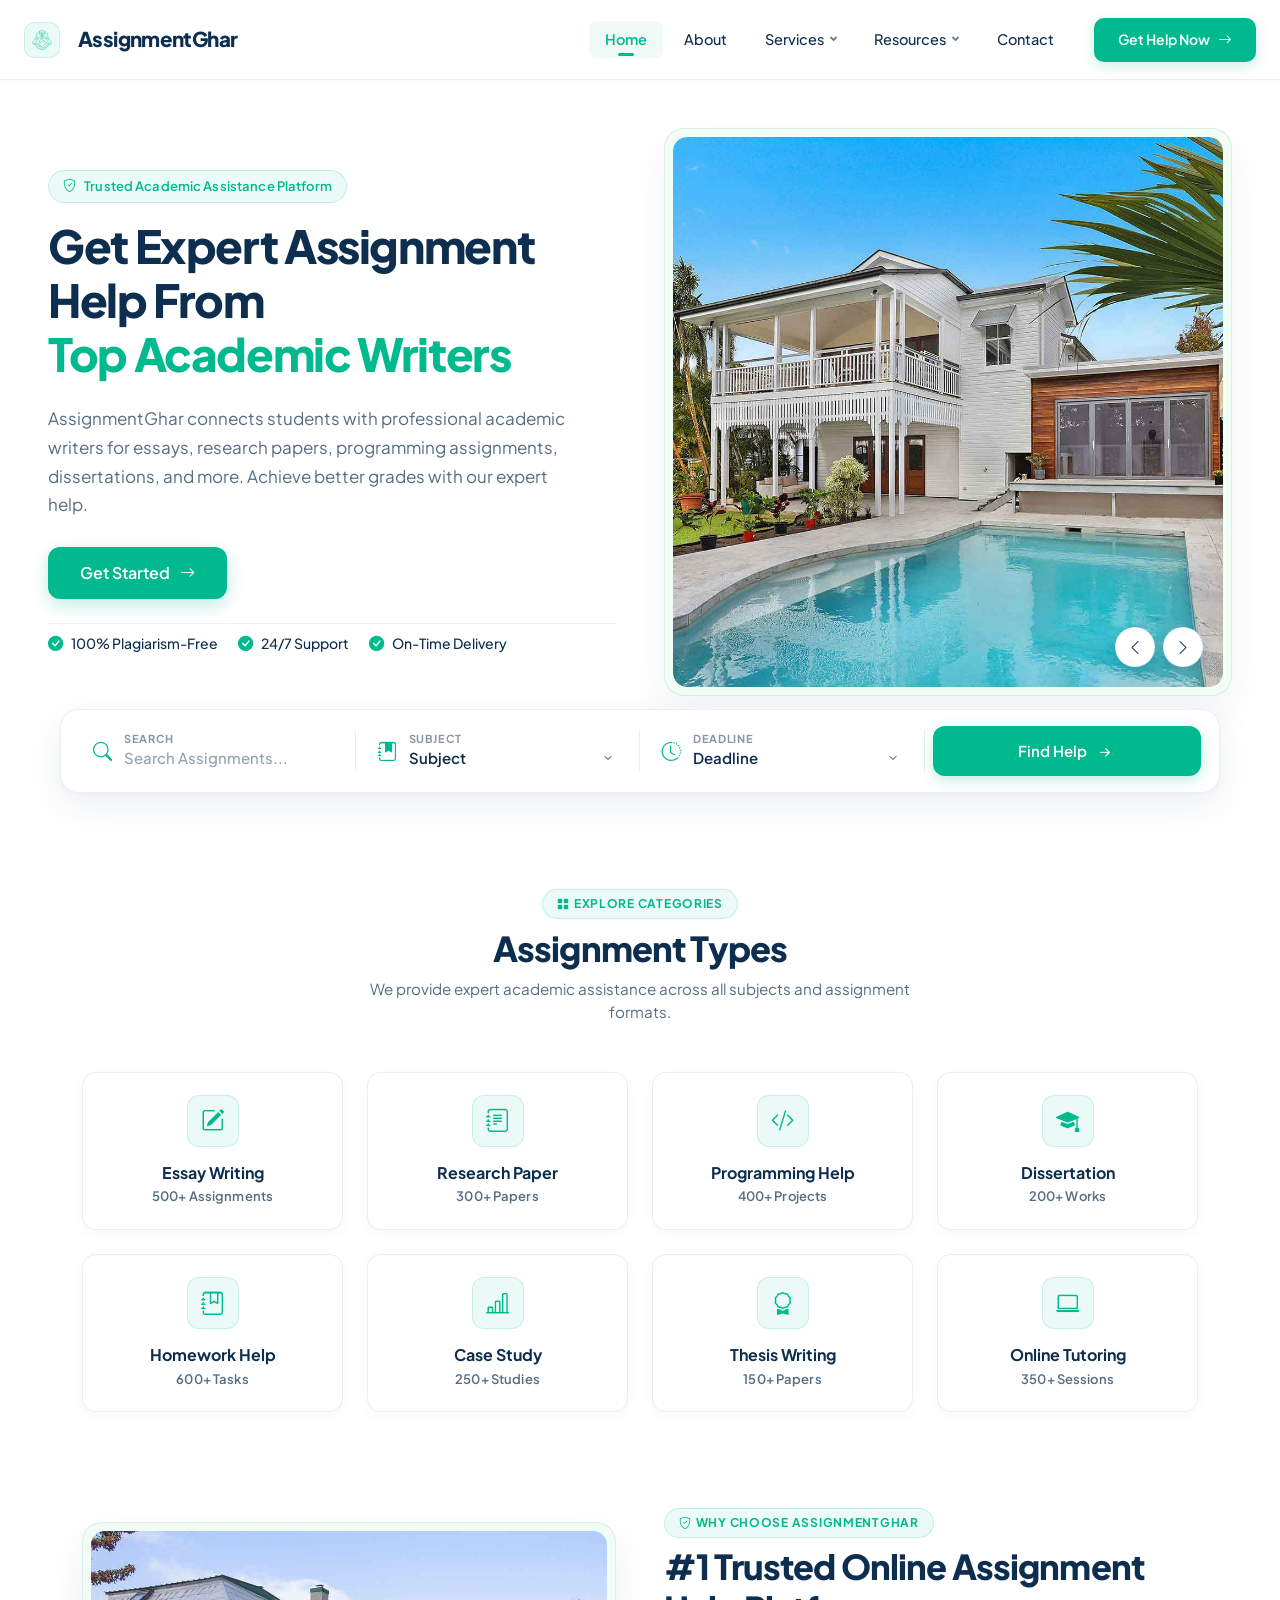
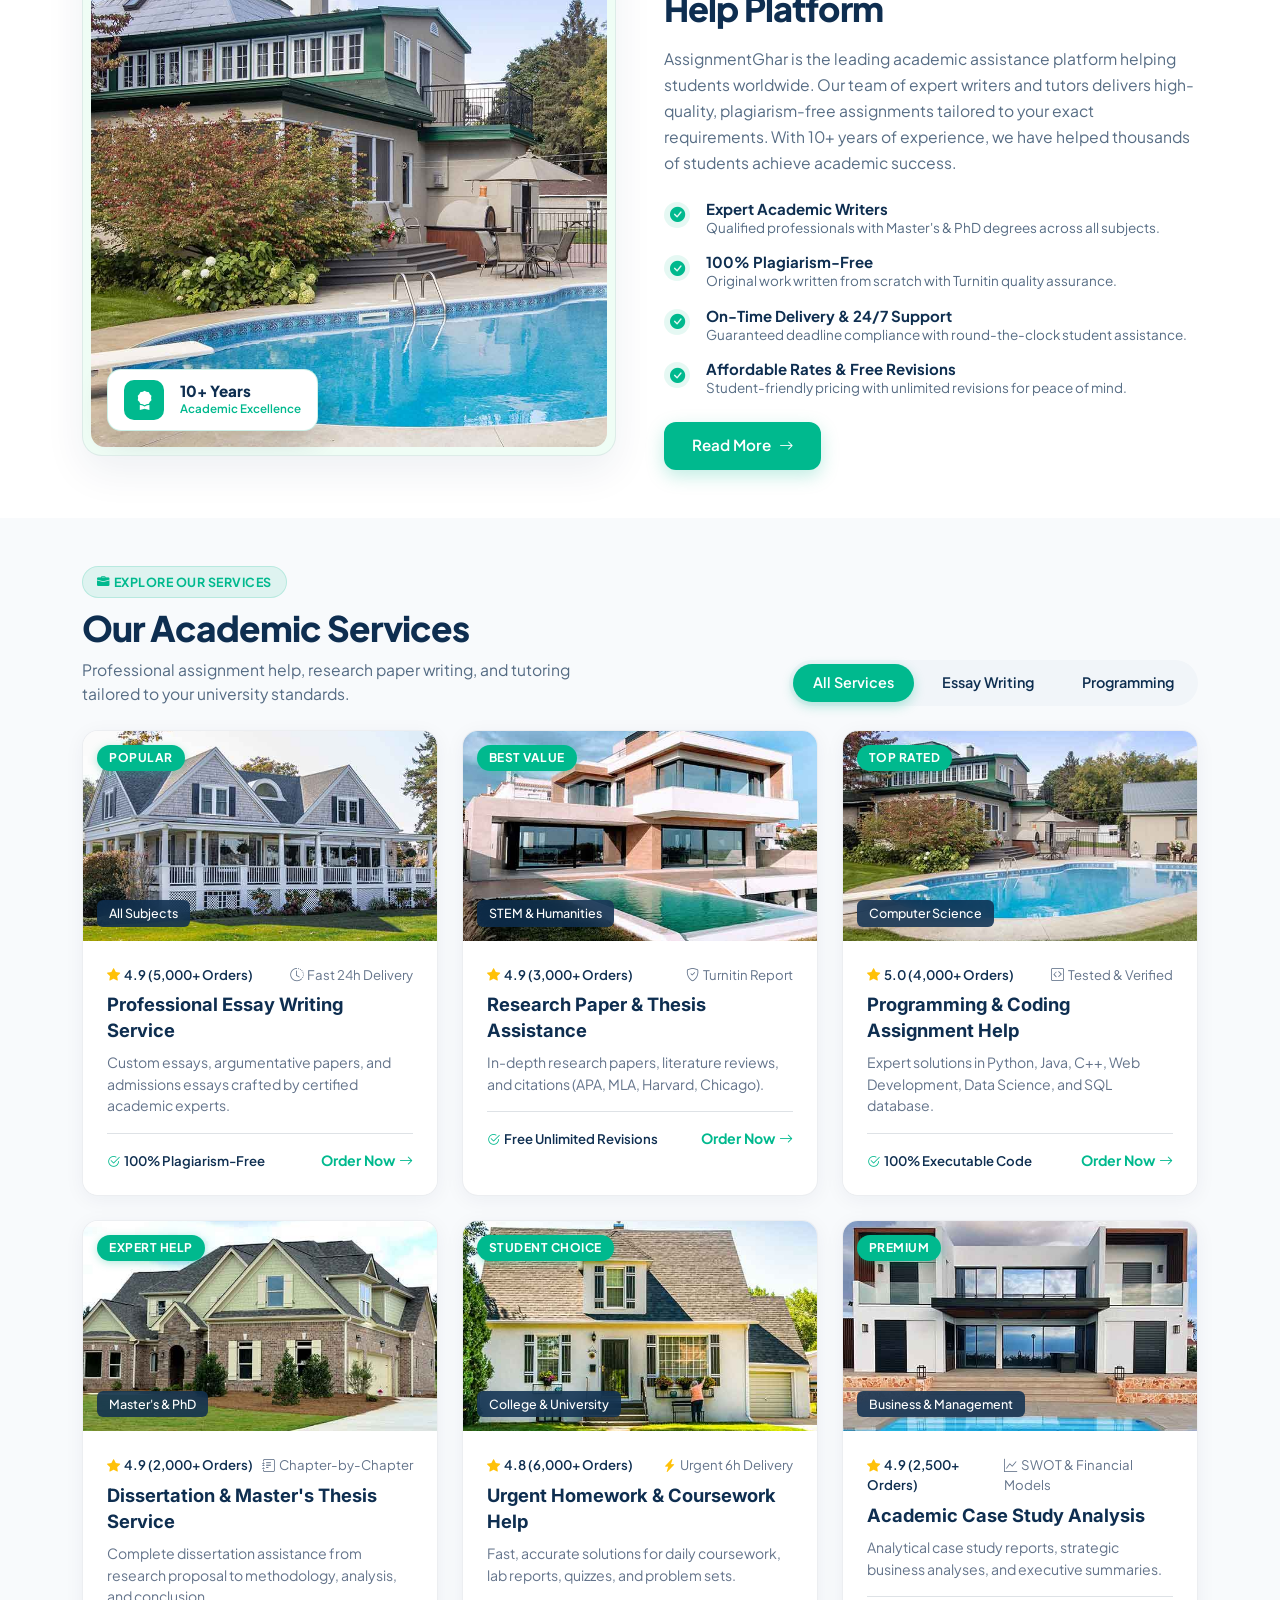
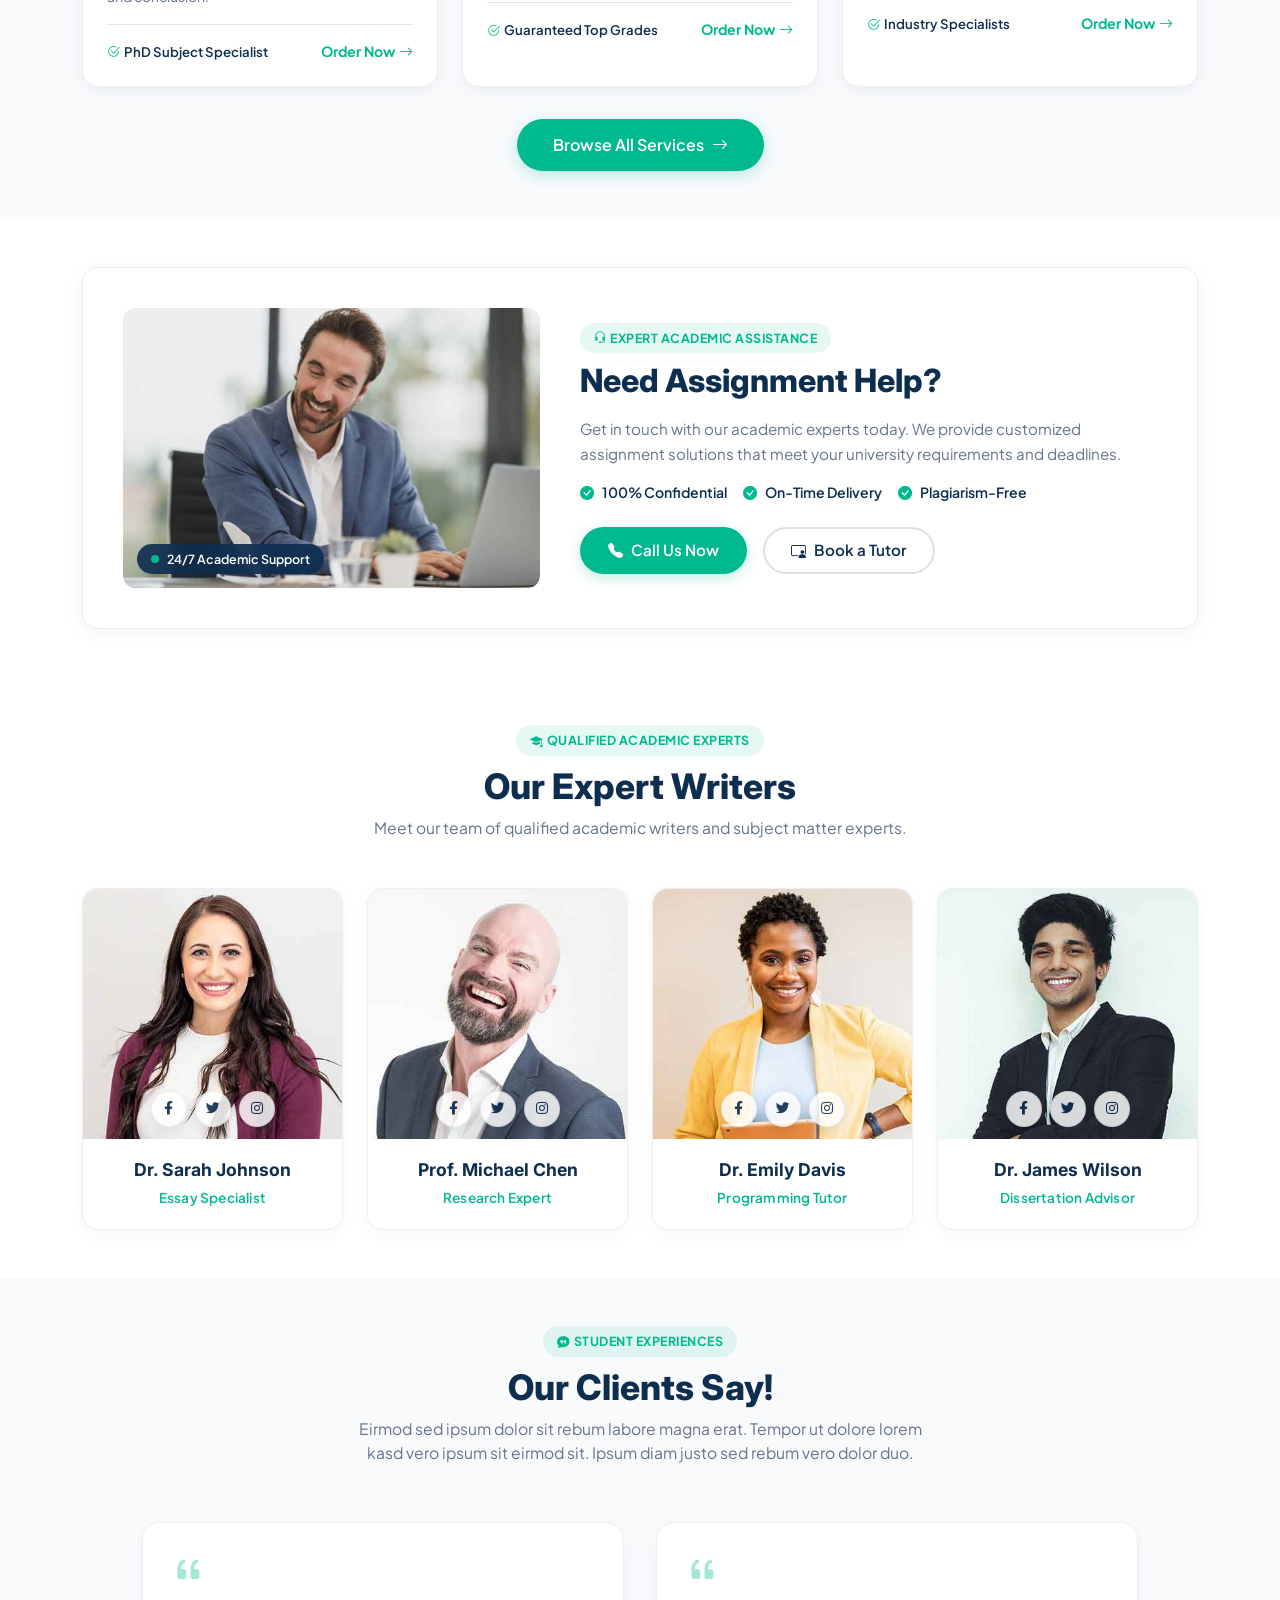
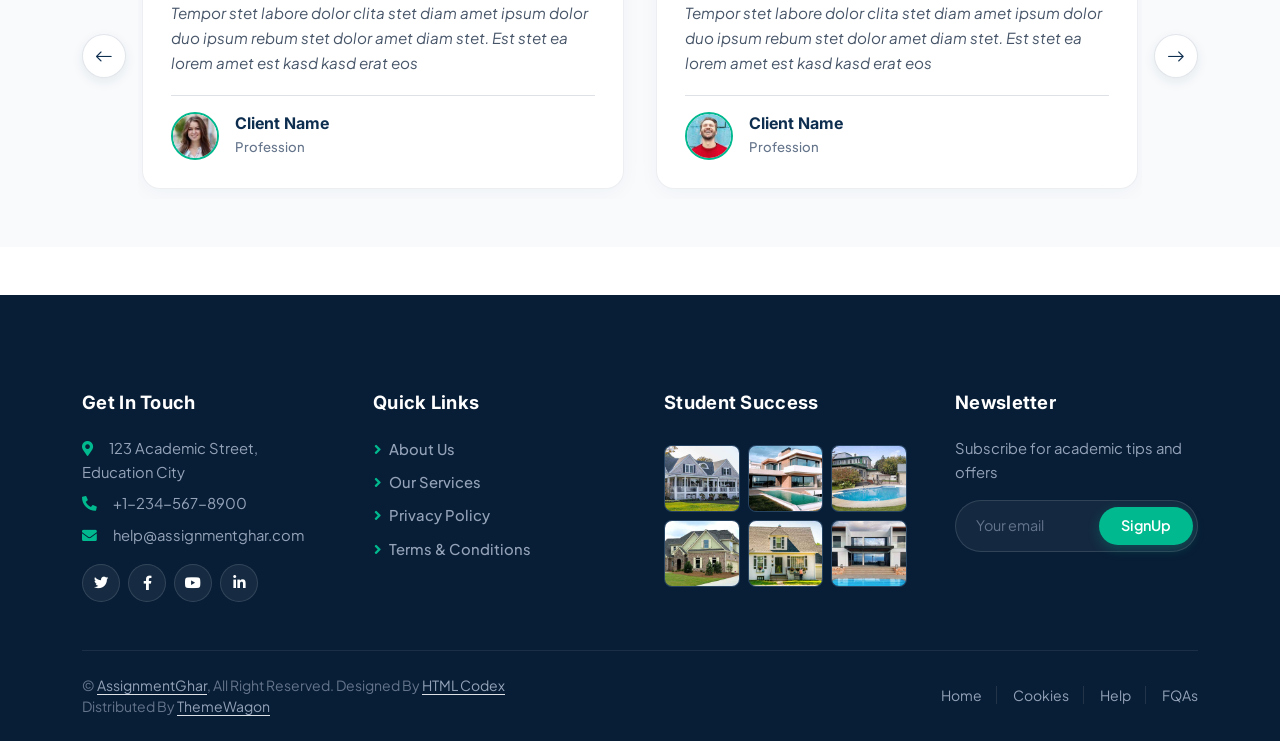
<file: index.html>
<!DOCTYPE html>
<html lang="en">

<head>
    <meta charset="utf-8">
    <title>AssignmentGhar - Online Assignment Help & Academic Writing Services</title>
    <meta content="width=device-width, initial-scale=1.0" name="viewport">
    <meta content="assignment help, online assignment, academic writing, homework help, AssignmentGhar, essay writing, research paper help" name="keywords">
    <meta content="AssignmentGhar provides professional online assignment help, academic writing, and homework assistance for students. Get expert help with essays, research papers, programming, and more." name="description">

    <!-- Favicon -->
    <link href="img/favicon.ico" rel="icon">

    <!-- Google Web Fonts -->
    <link rel="preconnect" href="https://fonts.googleapis.com">
    <link rel="preconnect" href="https://fonts.gstatic.com" crossorigin>
    <link href="https://fonts.googleapis.com/css2?family=Plus+Jakarta+Sans:wght@400;500;600;700;800&family=Inter:wght@400;500;600;700;800&display=swap" rel="stylesheet">
    
    <!-- Icon Font Stylesheet -->
    <link href="https://cdnjs.cloudflare.com/ajax/libs/font-awesome/5.10.0/css/all.min.css" rel="stylesheet">
    <link href="https://cdn.jsdelivr.net/npm/bootstrap-icons@1.11.3/font/bootstrap-icons.min.css" rel="stylesheet">
    
    <!-- Libraries Stylesheet -->
    <link href="lib/animate/animate.min.css" rel="stylesheet">
    <link href="lib/owlcarousel/assets/owl.carousel.min.css" rel="stylesheet">

    <!-- Customized Bootstrap Stylesheet -->
    <link href="css/bootstrap.min.css" rel="stylesheet">

    <!-- Template Stylesheet -->
    <link href="css/style.css?v=1.2.0" rel="stylesheet">
</head>

<body>
    <div class="container-xxl bg-white p-0">
        <!-- Spinner Start -->
        <div id="spinner" class="show bg-white position-fixed translate-middle w-100 vh-100 top-50 start-50 d-flex align-items-center justify-content-center">
            <div class="spinner-border text-primary" style="width: 3rem; height: 3rem;" role="status">
                <span class="sr-only">Loading...</span>
            </div>
        </div>
        <!-- Spinner End -->


        <!-- Navbar Start -->
        <div class="container-fluid nav-bar bg-white">
            <nav class="navbar navbar-expand-lg bg-white navbar-light px-3 px-lg-5">
                <a href="index.html" class="navbar-brand d-flex align-items-center me-4">
                    <div class="brand-icon-wrapper me-2">
                        <img class="img-fluid" src="img/icon-deal.png" alt="AssignmentGhar Logo" style="width: 20px; height: 20px;">
                    </div>
                    <h1 class="m-0 text-primary brand-title">AssignmentGhar</h1>
                </a>
                <button type="button" class="navbar-toggler" data-bs-toggle="collapse" data-bs-target="#navbarCollapse" aria-label="Toggle navigation">
                    <span class="navbar-toggler-icon"></span>
                </button>
                <div class="collapse navbar-collapse" id="navbarCollapse">
                    <div class="navbar-nav ms-auto py-2 py-lg-0">
                        <a href="index.html" class="nav-item nav-link active">Home</a>
                        <a href="about.html" class="nav-item nav-link">About</a>
                        <div class="nav-item dropdown">
                            <a href="#" class="nav-link dropdown-toggle" data-bs-toggle="dropdown">Services</a>
                            <div class="dropdown-menu m-0">
                                <a href="property-list.html" class="dropdown-item">Assignment Help</a>
                                <a href="property-type.html" class="dropdown-item">Essay Writing</a>
                                <a href="property-agent.html" class="dropdown-item">Research Paper</a>
                                <a href="property-agent.html" class="dropdown-item">Programming Help</a>
                            </div>
                        </div>
                        <div class="nav-item dropdown">
                            <a href="#" class="nav-link dropdown-toggle" data-bs-toggle="dropdown">Resources</a>
                            <div class="dropdown-menu m-0">
                                <a href="testimonial.html" class="dropdown-item">Testimonials</a>
                                <a href="404.html" class="dropdown-item">404 Error</a>
                            </div>
                        </div>
                        <a href="contact.html" class="nav-item nav-link">Contact</a>
                    </div>
                    <div class="d-flex align-items-center ms-lg-4 mt-3 mt-lg-0">
                        <a href="contact.html" class="nav-cta-btn">
                            <span>Get Help Now</span>
                            <i class="bi bi-arrow-right"></i>
                        </a>
                    </div>
                </div>
            </nav>
        </div>
        <!-- Navbar End -->


        <!-- Header Start -->
        <div class="container-fluid header bg-white p-0">
            <div class="container-xxl py-5 px-4 px-lg-5">
                <div class="row g-5 align-items-center">
                    <div class="col-lg-6 hero-content">
                        <div class="hero-badge mb-3 animated fadeIn">
                            <i class="bi bi-shield-check me-2"></i>
                            <span>Trusted Academic Assistance Platform</span>
                        </div>
                        <h1 class="hero-title animated fadeIn mb-4">
                            Get Expert Assignment Help From <span class="text-highlight">Top Academic Writers</span>
                        </h1>
                        <p class="hero-text animated fadeIn mb-4 pb-1">
                            AssignmentGhar connects students with professional academic writers for essays, research papers, programming assignments, dissertations, and more. Achieve better grades with our expert help.
                        </p>
                        <div class="hero-cta-group d-flex flex-wrap align-items-center gap-3 animated fadeIn mb-4">
                            <a href="contact.html" class="hero-cta-btn">
                                <span>Get Started</span>
                                <i class="bi bi-arrow-right"></i>
                            </a>
                        </div>
                        <div class="hero-trust-bar animated fadeIn pt-2">
                            <div class="trust-item">
                                <i class="bi bi-check-circle-fill"></i>
                                <span>100% Plagiarism-Free</span>
                            </div>
                            <div class="trust-item">
                                <i class="bi bi-check-circle-fill"></i>
                                <span>24/7 Support</span>
                            </div>
                            <div class="trust-item">
                                <i class="bi bi-check-circle-fill"></i>
                                <span>On-Time Delivery</span>
                            </div>
                        </div>
                    </div>
                    <div class="col-lg-6 animated fadeIn">
                        <div class="hero-visual-card">
                            <div class="owl-carousel header-carousel">
                                <div class="owl-carousel-item">
                                    <img class="img-fluid" src="img/carousel-1.jpg" alt="Academic Writing Assistance">
                                </div>
                                <div class="owl-carousel-item">
                                    <img class="img-fluid" src="img/carousel-2.jpg" alt="Expert Assignment Help">
                                </div>
                            </div>
                        </div>
                    </div>
                </div>
            </div>
        </div>
        <!-- Header End -->


        <!-- Search Start -->
        <div class="container-fluid hero-search-section mb-5 wow fadeIn" data-wow-delay="0.1s">
            <div class="container-xxl px-4 px-lg-5">
                <div class="hero-search-card">
                    <form class="row g-0 align-items-center">
                        <div class="col-lg-3 col-md-6 search-field-col">
                            <div class="search-field-wrapper">
                                <i class="bi bi-search search-field-icon"></i>
                                <div class="search-field-content">
                                    <label class="search-field-label">Search</label>
                                    <input type="text" class="form-control search-input" placeholder="Search Assignments...">
                                </div>
                            </div>
                        </div>
                        <div class="col-lg-3 col-md-6 search-field-col">
                            <div class="search-field-wrapper">
                                <i class="bi bi-journal-bookmark-fill search-field-icon"></i>
                                <div class="search-field-content">
                                    <label class="search-field-label">Subject</label>
                                    <select class="form-select search-select">
                                        <option selected>Subject</option>
                                        <option value="1">Subject 1</option>
                                        <option value="2">Subject 2</option>
                                        <option value="3">Subject 3</option>
                                    </select>
                                </div>
                            </div>
                        </div>
                        <div class="col-lg-3 col-md-6 search-field-col">
                            <div class="search-field-wrapper">
                                <i class="bi bi-clock-history search-field-icon"></i>
                                <div class="search-field-content">
                                    <label class="search-field-label">Deadline</label>
                                    <select class="form-select search-select">
                                        <option selected>Deadline</option>
                                        <option value="1">Deadline 1</option>
                                        <option value="2">Deadline 2</option>
                                        <option value="3">Deadline 3</option>
                                    </select>
                                </div>
                            </div>
                        </div>
                        <div class="col-lg-3 col-md-6 search-btn-col">
                            <button type="submit" class="search-submit-btn">
                                <span>Find Help</span>
                                <i class="bi bi-arrow-right-short fs-5"></i>
                            </button>
                        </div>
                    </form>
                </div>
            </div>
        </div>
        <!-- Search End -->


        <!-- Category Start -->
        <div class="container-xxl py-5 assignment-types-section">
            <div class="container">
                <div class="text-center mx-auto mb-4 pb-2 wow fadeInUp" data-wow-delay="0.1s" style="max-width: 600px;">
                    <div class="section-badge mb-2">
                        <i class="bi bi-grid-fill me-1"></i>
                        <span>EXPLORE CATEGORIES</span>
                    </div>
                    <h2 class="section-title mb-2">Assignment Types</h2>
                    <p class="section-subtitle">We provide expert academic assistance across all subjects and assignment formats.</p>
                </div>
                <div class="row g-3 g-md-4">
                    <div class="col-lg-3 col-md-6 col-sm-6 wow fadeInUp" data-wow-delay="0.1s">
                        <a class="cat-card d-flex flex-column align-items-center text-center text-decoration-none" href="property-list.html">
                            <div class="cat-icon-box mb-3">
                                <i class="cat-icon bi bi-pencil-square"></i>
                            </div>
                            <h6 class="cat-title mb-1">Essay Writing</h6>
                            <span class="cat-count">500+ Assignments</span>
                        </a>
                    </div>
                    <div class="col-lg-3 col-md-6 col-sm-6 wow fadeInUp" data-wow-delay="0.2s">
                        <a class="cat-card d-flex flex-column align-items-center text-center text-decoration-none" href="property-list.html">
                            <div class="cat-icon-box mb-3">
                                <i class="cat-icon bi bi-journal-text"></i>
                            </div>
                            <h6 class="cat-title mb-1">Research Paper</h6>
                            <span class="cat-count">300+ Papers</span>
                        </a>
                    </div>
                    <div class="col-lg-3 col-md-6 col-sm-6 wow fadeInUp" data-wow-delay="0.3s">
                        <a class="cat-card d-flex flex-column align-items-center text-center text-decoration-none" href="property-list.html">
                            <div class="cat-icon-box mb-3">
                                <i class="cat-icon bi bi-code-slash"></i>
                            </div>
                            <h6 class="cat-title mb-1">Programming Help</h6>
                            <span class="cat-count">400+ Projects</span>
                        </a>
                    </div>
                    <div class="col-lg-3 col-md-6 col-sm-6 wow fadeInUp" data-wow-delay="0.4s">
                        <a class="cat-card d-flex flex-column align-items-center text-center text-decoration-none" href="property-list.html">
                            <div class="cat-icon-box mb-3">
                                <i class="cat-icon bi bi-mortarboard-fill"></i>
                            </div>
                            <h6 class="cat-title mb-1">Dissertation</h6>
                            <span class="cat-count">200+ Works</span>
                        </a>
                    </div>
                    <div class="col-lg-3 col-md-6 col-sm-6 wow fadeInUp" data-wow-delay="0.1s">
                        <a class="cat-card d-flex flex-column align-items-center text-center text-decoration-none" href="property-list.html">
                            <div class="cat-icon-box mb-3">
                                <i class="cat-icon bi bi-journal-bookmark"></i>
                            </div>
                            <h6 class="cat-title mb-1">Homework Help</h6>
                            <span class="cat-count">600+ Tasks</span>
                        </a>
                    </div>
                    <div class="col-lg-3 col-md-6 col-sm-6 wow fadeInUp" data-wow-delay="0.2s">
                        <a class="cat-card d-flex flex-column align-items-center text-center text-decoration-none" href="property-list.html">
                            <div class="cat-icon-box mb-3">
                                <i class="cat-icon bi bi-bar-chart-line"></i>
                            </div>
                            <h6 class="cat-title mb-1">Case Study</h6>
                            <span class="cat-count">250+ Studies</span>
                        </a>
                    </div>
                    <div class="col-lg-3 col-md-6 col-sm-6 wow fadeInUp" data-wow-delay="0.3s">
                        <a class="cat-card d-flex flex-column align-items-center text-center text-decoration-none" href="property-list.html">
                            <div class="cat-icon-box mb-3">
                                <i class="cat-icon bi bi-award"></i>
                            </div>
                            <h6 class="cat-title mb-1">Thesis Writing</h6>
                            <span class="cat-count">150+ Papers</span>
                        </a>
                    </div>
                    <div class="col-lg-3 col-md-6 col-sm-6 wow fadeInUp" data-wow-delay="0.4s">
                        <a class="cat-card d-flex flex-column align-items-center text-center text-decoration-none" href="property-list.html">
                            <div class="cat-icon-box mb-3">
                                <i class="cat-icon bi bi-laptop"></i>
                            </div>
                            <h6 class="cat-title mb-1">Online Tutoring</h6>
                            <span class="cat-count">350+ Sessions</span>
                        </a>
                    </div>
                </div>
            </div>
        </div>
        <!-- Category End -->


        <!-- About Start -->
        <div class="container-xxl py-5 about-section">
            <div class="container">
                <div class="row g-5 align-items-center">
                    <div class="col-lg-6 wow fadeIn" data-wow-delay="0.1s">
                        <div class="about-visual-card position-relative">
                            <img class="img-fluid w-100" src="img/about.jpg" alt="#1 Trusted Online Assignment Help Platform">
                            <div class="about-experience-badge d-flex align-items-center gap-3">
                                <div class="badge-icon">
                                    <i class="bi bi-award-fill"></i>
                                </div>
                                <div class="badge-text">
                                    <span class="badge-number">10+ Years</span>
                                    <span class="badge-label">Academic Excellence</span>
                                </div>
                            </div>
                        </div>
                    </div>
                    <div class="col-lg-6 wow fadeIn" data-wow-delay="0.5s">
                        <div class="section-badge mb-2">
                            <i class="bi bi-shield-check me-1"></i>
                            <span>WHY CHOOSE ASSIGNMENTGHAR</span>
                        </div>
                        <h2 class="about-title mb-3">#1 Trusted Online Assignment Help Platform</h2>
                        <p class="about-text mb-4">
                            AssignmentGhar is the leading academic assistance platform helping students worldwide. Our team of expert writers and tutors delivers high-quality, plagiarism-free assignments tailored to your exact requirements. With 10+ years of experience, we have helped thousands of students achieve academic success.
                        </p>
                        <div class="trust-list mb-4">
                            <div class="trust-list-item d-flex align-items-start gap-3 mb-3">
                                <div class="trust-icon-box">
                                    <i class="bi bi-check-circle-fill"></i>
                                </div>
                                <div>
                                    <h6 class="trust-item-title mb-0">Expert Academic Writers</h6>
                                    <p class="trust-item-desc mb-0">Qualified professionals with Master's & PhD degrees across all subjects.</p>
                                </div>
                            </div>
                            <div class="trust-list-item d-flex align-items-start gap-3 mb-3">
                                <div class="trust-icon-box">
                                    <i class="bi bi-check-circle-fill"></i>
                                </div>
                                <div>
                                    <h6 class="trust-item-title mb-0">100% Plagiarism-Free</h6>
                                    <p class="trust-item-desc mb-0">Original work written from scratch with Turnitin quality assurance.</p>
                                </div>
                            </div>
                            <div class="trust-list-item d-flex align-items-start gap-3 mb-3">
                                <div class="trust-icon-box">
                                    <i class="bi bi-check-circle-fill"></i>
                                </div>
                                <div>
                                    <h6 class="trust-item-title mb-0">On-Time Delivery & 24/7 Support</h6>
                                    <p class="trust-item-desc mb-0">Guaranteed deadline compliance with round-the-clock student assistance.</p>
                                </div>
                            </div>
                            <div class="trust-list-item d-flex align-items-start gap-3 mb-3">
                                <div class="trust-icon-box">
                                    <i class="bi bi-check-circle-fill"></i>
                                </div>
                                <div>
                                    <h6 class="trust-item-title mb-0">Affordable Rates & Free Revisions</h6>
                                    <p class="trust-item-desc mb-0">Student-friendly pricing with unlimited revisions for peace of mind.</p>
                                </div>
                            </div>
                        </div>
                        <a class="about-cta-btn" href="about.html">
                            <span>Read More</span>
                            <i class="bi bi-arrow-right"></i>
                        </a>
                    </div>
                </div>
            </div>
        </div>
        <!-- About End -->


        <!-- Services Start -->
        <div class="container-xxl py-5 services-section">
            <div class="container">
                <div class="row g-4 align-items-end mb-4">
                    <div class="col-lg-6">
                        <div class="section-badge mb-2">
                            <i class="bi bi-briefcase-fill me-1"></i>
                            <span>EXPLORE OUR SERVICES</span>
                        </div>
                        <h2 class="section-title mb-2">Our Academic Services</h2>
                        <p class="section-subtitle mb-0">Professional assignment help, research paper writing, and tutoring tailored to your university standards.</p>
                    </div>
                    <div class="col-lg-6 text-start text-lg-end">
                        <ul class="nav nav-pills service-pills d-inline-flex justify-content-lg-end gap-2">
                            <li class="nav-item">
                                <a class="service-pill-btn active" data-bs-toggle="pill" href="#tab-1">All Services</a>
                            </li>
                            <li class="nav-item">
                                <a class="service-pill-btn" data-bs-toggle="pill" href="#tab-2">Essay Writing</a>
                            </li>
                            <li class="nav-item">
                                <a class="service-pill-btn" data-bs-toggle="pill" href="#tab-3">Programming</a>
                            </li>
                        </ul>
                    </div>
                </div>
                <div class="tab-content">
                    <!-- Tab 1: All Services -->
                    <div id="tab-1" class="tab-pane fade show p-0 active">
                        <div class="row g-4">
                            <!-- Service 1 -->
                            <div class="col-lg-4 col-md-6 wow fadeInUp" data-wow-delay="0.1s">
                                <a class="service-card d-block text-decoration-none" href="contact.html">
                                    <div class="service-img-wrapper position-relative overflow-hidden">
                                        <img class="img-fluid w-100" src="img/property-1.jpg" alt="Professional Essay Writing Service">
                                        <span class="service-badge-tag">Popular</span>
                                        <span class="service-subject-pill">All Subjects</span>
                                    </div>
                                    <div class="service-card-body p-4">
                                        <div class="d-flex align-items-center justify-content-between mb-2">
                                            <span class="service-orders"><i class="bi bi-star-fill text-warning me-1"></i>4.9 (5,000+ Orders)</span>
                                            <span class="service-turnaround"><i class="bi bi-clock-history me-1"></i>Fast 24h Delivery</span>
                                        </div>
                                        <h5 class="service-card-title mb-2">Professional Essay Writing Service</h5>
                                        <p class="service-card-desc mb-3">Custom essays, argumentative papers, and admissions essays crafted by certified academic experts.</p>
                                        <div class="service-card-footer d-flex align-items-center justify-content-between pt-3 border-top">
                                            <span class="service-feature-text"><i class="bi bi-check2-circle text-primary me-1"></i>100% Plagiarism-Free</span>
                                            <span class="service-cta-link">Order Now <i class="bi bi-arrow-right ms-1"></i></span>
                                        </div>
                                    </div>
                                </a>
                            </div>

                            <!-- Service 2 -->
                            <div class="col-lg-4 col-md-6 wow fadeInUp" data-wow-delay="0.2s">
                                <a class="service-card d-block text-decoration-none" href="contact.html">
                                    <div class="service-img-wrapper position-relative overflow-hidden">
                                        <img class="img-fluid w-100" src="img/property-2.jpg" alt="Research Paper & Thesis Assistance">
                                        <span class="service-badge-tag">Best Value</span>
                                        <span class="service-subject-pill">STEM & Humanities</span>
                                    </div>
                                    <div class="service-card-body p-4">
                                        <div class="d-flex align-items-center justify-content-between mb-2">
                                            <span class="service-orders"><i class="bi bi-star-fill text-warning me-1"></i>4.9 (3,000+ Orders)</span>
                                            <span class="service-turnaround"><i class="bi bi-shield-check me-1"></i>Turnitin Report</span>
                                        </div>
                                        <h5 class="service-card-title mb-2">Research Paper & Thesis Assistance</h5>
                                        <p class="service-card-desc mb-3">In-depth research papers, literature reviews, and citations (APA, MLA, Harvard, Chicago).</p>
                                        <div class="service-card-footer d-flex align-items-center justify-content-between pt-3 border-top">
                                            <span class="service-feature-text"><i class="bi bi-check2-circle text-primary me-1"></i>Free Unlimited Revisions</span>
                                            <span class="service-cta-link">Order Now <i class="bi bi-arrow-right ms-1"></i></span>
                                        </div>
                                    </div>
                                </a>
                            </div>

                            <!-- Service 3 -->
                            <div class="col-lg-4 col-md-6 wow fadeInUp" data-wow-delay="0.3s">
                                <a class="service-card d-block text-decoration-none" href="contact.html">
                                    <div class="service-img-wrapper position-relative overflow-hidden">
                                        <img class="img-fluid w-100" src="img/property-3.jpg" alt="Programming & Coding Assignment Help">
                                        <span class="service-badge-tag">Top Rated</span>
                                        <span class="service-subject-pill">Computer Science</span>
                                    </div>
                                    <div class="service-card-body p-4">
                                        <div class="d-flex align-items-center justify-content-between mb-2">
                                            <span class="service-orders"><i class="bi bi-star-fill text-warning me-1"></i>5.0 (4,000+ Orders)</span>
                                            <span class="service-turnaround"><i class="bi bi-code-square me-1"></i>Tested & Verified</span>
                                        </div>
                                        <h5 class="service-card-title mb-2">Programming & Coding Assignment Help</h5>
                                        <p class="service-card-desc mb-3">Expert solutions in Python, Java, C++, Web Development, Data Science, and SQL database.</p>
                                        <div class="service-card-footer d-flex align-items-center justify-content-between pt-3 border-top">
                                            <span class="service-feature-text"><i class="bi bi-check2-circle text-primary me-1"></i>100% Executable Code</span>
                                            <span class="service-cta-link">Order Now <i class="bi bi-arrow-right ms-1"></i></span>
                                        </div>
                                    </div>
                                </a>
                            </div>

                            <!-- Service 4 -->
                            <div class="col-lg-4 col-md-6 wow fadeInUp" data-wow-delay="0.1s">
                                <a class="service-card d-block text-decoration-none" href="contact.html">
                                    <div class="service-img-wrapper position-relative overflow-hidden">
                                        <img class="img-fluid w-100" src="img/property-4.jpg" alt="Dissertation & Master's Thesis Service">
                                        <span class="service-badge-tag">Expert Help</span>
                                        <span class="service-subject-pill">Master's & PhD</span>
                                    </div>
                                    <div class="service-card-body p-4">
                                        <div class="d-flex align-items-center justify-content-between mb-2">
                                            <span class="service-orders"><i class="bi bi-star-fill text-warning me-1"></i>4.9 (2,000+ Orders)</span>
                                            <span class="service-turnaround"><i class="bi bi-journal-text me-1"></i>Chapter-by-Chapter</span>
                                        </div>
                                        <h5 class="service-card-title mb-2">Dissertation & Master's Thesis Service</h5>
                                        <p class="service-card-desc mb-3">Complete dissertation assistance from research proposal to methodology, analysis, and conclusion.</p>
                                        <div class="service-card-footer d-flex align-items-center justify-content-between pt-3 border-top">
                                            <span class="service-feature-text"><i class="bi bi-check2-circle text-primary me-1"></i>PhD Subject Specialist</span>
                                            <span class="service-cta-link">Order Now <i class="bi bi-arrow-right ms-1"></i></span>
                                        </div>
                                    </div>
                                </a>
                            </div>

                            <!-- Service 5 -->
                            <div class="col-lg-4 col-md-6 wow fadeInUp" data-wow-delay="0.2s">
                                <a class="service-card d-block text-decoration-none" href="contact.html">
                                    <div class="service-img-wrapper position-relative overflow-hidden">
                                        <img class="img-fluid w-100" src="img/property-5.jpg" alt="Urgent Homework & Coursework Help">
                                        <span class="service-badge-tag">Student Choice</span>
                                        <span class="service-subject-pill">College & University</span>
                                    </div>
                                    <div class="service-card-body p-4">
                                        <div class="d-flex align-items-center justify-content-between mb-2">
                                            <span class="service-orders"><i class="bi bi-star-fill text-warning me-1"></i>4.8 (6,000+ Orders)</span>
                                            <span class="service-turnaround"><i class="bi bi-lightning-charge-fill text-warning me-1"></i>Urgent 6h Delivery</span>
                                        </div>
                                        <h5 class="service-card-title mb-2">Urgent Homework & Coursework Help</h5>
                                        <p class="service-card-desc mb-3">Fast, accurate solutions for daily coursework, lab reports, quizzes, and problem sets.</p>
                                        <div class="service-card-footer d-flex align-items-center justify-content-between pt-3 border-top">
                                            <span class="service-feature-text"><i class="bi bi-check2-circle text-primary me-1"></i>Guaranteed Top Grades</span>
                                            <span class="service-cta-link">Order Now <i class="bi bi-arrow-right ms-1"></i></span>
                                        </div>
                                    </div>
                                </a>
                            </div>

                            <!-- Service 6 -->
                            <div class="col-lg-4 col-md-6 wow fadeInUp" data-wow-delay="0.3s">
                                <a class="service-card d-block text-decoration-none" href="contact.html">
                                    <div class="service-img-wrapper position-relative overflow-hidden">
                                        <img class="img-fluid w-100" src="img/property-6.jpg" alt="Academic Case Study Analysis">
                                        <span class="service-badge-tag">Premium</span>
                                        <span class="service-subject-pill">Business & Management</span>
                                    </div>
                                    <div class="service-card-body p-4">
                                        <div class="d-flex align-items-center justify-content-between mb-2">
                                            <span class="service-orders"><i class="bi bi-star-fill text-warning me-1"></i>4.9 (2,500+ Orders)</span>
                                            <span class="service-turnaround"><i class="bi bi-graph-up me-1"></i>SWOT & Financial Models</span>
                                        </div>
                                        <h5 class="service-card-title mb-2">Academic Case Study Analysis</h5>
                                        <p class="service-card-desc mb-3">Analytical case study reports, strategic business analyses, and executive summaries.</p>
                                        <div class="service-card-footer d-flex align-items-center justify-content-between pt-3 border-top">
                                            <span class="service-feature-text"><i class="bi bi-check2-circle text-primary me-1"></i>Industry Specialists</span>
                                            <span class="service-cta-link">Order Now <i class="bi bi-arrow-right ms-1"></i></span>
                                        </div>
                                    </div>
                                </a>
                            </div>

                            <div class="col-12 text-center mt-4 pt-2 wow fadeInUp" data-wow-delay="0.1s">
                                <a href="property-list.html" class="services-browse-btn">
                                    <span>Browse All Services</span>
                                    <i class="bi bi-arrow-right ms-2"></i>
                                </a>
                            </div>
                        </div>
                    </div>

                    <!-- Tab 2: Essay Writing -->
                    <div id="tab-2" class="tab-pane fade show p-0">
                        <div class="row g-4">
                            <div class="col-lg-4 col-md-6">
                                <a class="service-card d-block text-decoration-none" href="contact.html">
                                    <div class="service-img-wrapper position-relative overflow-hidden">
                                        <img class="img-fluid w-100" src="img/property-1.jpg" alt="Professional Essay Writing Service">
                                        <span class="service-badge-tag">Popular</span>
                                        <span class="service-subject-pill">All Subjects</span>
                                    </div>
                                    <div class="service-card-body p-4">
                                        <div class="d-flex align-items-center justify-content-between mb-2">
                                            <span class="service-orders"><i class="bi bi-star-fill text-warning me-1"></i>4.9 (5,000+ Orders)</span>
                                            <span class="service-turnaround"><i class="bi bi-clock-history me-1"></i>Fast 24h Delivery</span>
                                        </div>
                                        <h5 class="service-card-title mb-2">Professional Essay Writing Service</h5>
                                        <p class="service-card-desc mb-3">Custom essays, argumentative papers, and admissions essays crafted by certified academic experts.</p>
                                        <div class="service-card-footer d-flex align-items-center justify-content-between pt-3 border-top">
                                            <span class="service-feature-text"><i class="bi bi-check2-circle text-primary me-1"></i>100% Plagiarism-Free</span>
                                            <span class="service-cta-link">Order Now <i class="bi bi-arrow-right ms-1"></i></span>
                                        </div>
                                    </div>
                                </a>
                            </div>
                            <div class="col-lg-4 col-md-6">
                                <a class="service-card d-block text-decoration-none" href="contact.html">
                                    <div class="service-img-wrapper position-relative overflow-hidden">
                                        <img class="img-fluid w-100" src="img/property-2.jpg" alt="Research Paper & Thesis Assistance">
                                        <span class="service-badge-tag">Best Value</span>
                                        <span class="service-subject-pill">STEM & Humanities</span>
                                    </div>
                                    <div class="service-card-body p-4">
                                        <div class="d-flex align-items-center justify-content-between mb-2">
                                            <span class="service-orders"><i class="bi bi-star-fill text-warning me-1"></i>4.9 (3,000+ Orders)</span>
                                            <span class="service-turnaround"><i class="bi bi-shield-check me-1"></i>Turnitin Report</span>
                                        </div>
                                        <h5 class="service-card-title mb-2">Research Paper & Thesis Assistance</h5>
                                        <p class="service-card-desc mb-3">In-depth research papers, literature reviews, and citations (APA, MLA, Harvard, Chicago).</p>
                                        <div class="service-card-footer d-flex align-items-center justify-content-between pt-3 border-top">
                                            <span class="service-feature-text"><i class="bi bi-check2-circle text-primary me-1"></i>Free Unlimited Revisions</span>
                                            <span class="service-cta-link">Order Now <i class="bi bi-arrow-right ms-1"></i></span>
                                        </div>
                                    </div>
                                </a>
                            </div>
                            <div class="col-12 text-center mt-4 pt-2">
                                <a href="property-list.html" class="services-browse-btn">
                                    <span>Browse All Services</span>
                                    <i class="bi bi-arrow-right ms-2"></i>
                                </a>
                            </div>
                        </div>
                    </div>

                    <!-- Tab 3: Programming -->
                    <div id="tab-3" class="tab-pane fade show p-0">
                        <div class="row g-4">
                            <div class="col-lg-4 col-md-6">
                                <a class="service-card d-block text-decoration-none" href="contact.html">
                                    <div class="service-img-wrapper position-relative overflow-hidden">
                                        <img class="img-fluid w-100" src="img/property-3.jpg" alt="Programming & Coding Assignment Help">
                                        <span class="service-badge-tag">Top Rated</span>
                                        <span class="service-subject-pill">Computer Science</span>
                                    </div>
                                    <div class="service-card-body p-4">
                                        <div class="d-flex align-items-center justify-content-between mb-2">
                                            <span class="service-orders"><i class="bi bi-star-fill text-warning me-1"></i>5.0 (4,000+ Orders)</span>
                                            <span class="service-turnaround"><i class="bi bi-code-square me-1"></i>Tested & Verified</span>
                                        </div>
                                        <h5 class="service-card-title mb-2">Programming & Coding Assignment Help</h5>
                                        <p class="service-card-desc mb-3">Expert solutions in Python, Java, C++, Web Development, Data Science, and SQL database.</p>
                                        <div class="service-card-footer d-flex align-items-center justify-content-between pt-3 border-top">
                                            <span class="service-feature-text"><i class="bi bi-check2-circle text-primary me-1"></i>100% Executable Code</span>
                                            <span class="service-cta-link">Order Now <i class="bi bi-arrow-right ms-1"></i></span>
                                        </div>
                                    </div>
                                </a>
                            </div>
                            <div class="col-12 text-center mt-4 pt-2">
                                <a href="property-list.html" class="services-browse-btn">
                                    <span>Browse All Services</span>
                                    <i class="bi bi-arrow-right ms-2"></i>
                                </a>
                            </div>
                        </div>
                    </div>
                </div>
            </div>
        </div>
        <!-- Services End -->


        <!-- Call to Action Start -->
        <div class="container-xxl py-5">
            <div class="container">
                <div class="cta-card">
                    <div class="row g-4 align-items-center">
                        <div class="col-lg-5 wow fadeIn" data-wow-delay="0.1s">
                            <div class="cta-img-container">
                                <img class="img-fluid" src="img/call-to-action.jpg" alt="Need Assignment Help">
                                <div class="cta-floating-chip">
                                    <span class="pulse-dot"></span>
                                    <span>24/7 Academic Support</span>
                                </div>
                            </div>
                        </div>
                        <div class="col-lg-7 wow fadeIn" data-wow-delay="0.3s">
                            <div class="ps-lg-3">
                                <div class="cta-badge mb-2">
                                    <i class="bi bi-headset me-1"></i>
                                    <span>EXPERT ACADEMIC ASSISTANCE</span>
                                </div>
                                <h2 class="cta-title mb-3">Need Assignment Help?</h2>
                                <p class="cta-desc mb-3">Get in touch with our academic experts today. We provide customized assignment solutions that meet your university requirements and deadlines.</p>
                                <div class="cta-features d-flex flex-wrap gap-3 mb-4">
                                    <span class="cta-feature-item"><i class="bi bi-check-circle-fill text-primary me-2"></i>100% Confidential</span>
                                    <span class="cta-feature-item"><i class="bi bi-check-circle-fill text-primary me-2"></i>On-Time Delivery</span>
                                    <span class="cta-feature-item"><i class="bi bi-check-circle-fill text-primary me-2"></i>Plagiarism-Free</span>
                                </div>
                                <div class="d-flex flex-wrap gap-3 align-items-center">
                                    <a href="contact.html" class="cta-btn-primary">
                                        <i class="bi bi-telephone-fill me-2"></i>Call Us Now
                                    </a>
                                    <a href="contact.html" class="cta-btn-secondary">
                                        <i class="bi bi-person-video3 me-2"></i>Book a Tutor
                                    </a>
                                </div>
                            </div>
                        </div>
                    </div>
                </div>
            </div>
        </div>
        <!-- Call to Action End -->


        <!-- Team Start -->
        <div class="container-xxl py-5 expert-writers-section">
            <div class="container">
                <div class="text-center mx-auto mb-5 wow fadeInUp" data-wow-delay="0.1s" style="max-width: 600px;">
                    <div class="writer-badge mb-2">
                        <i class="bi bi-mortarboard-fill me-1"></i>
                        <span>QUALIFIED ACADEMIC EXPERTS</span>
                    </div>
                    <h2 class="writer-section-title mb-2">Our Expert Writers</h2>
                    <p class="writer-section-subtitle mb-0">Meet our team of qualified academic writers and subject matter experts.</p>
                </div>
                <div class="row g-4">
                    <div class="col-lg-3 col-md-6 wow fadeInUp" data-wow-delay="0.1s">
                        <div class="team-item">
                            <div class="team-img-wrapper">
                                <img class="img-fluid" src="img/team-1.jpg" alt="Dr. Sarah Johnson - Essay Specialist">
                                <div class="team-social-box">
                                    <a class="team-social-btn" href=""><i class="fab fa-facebook-f"></i></a>
                                    <a class="team-social-btn" href=""><i class="fab fa-twitter"></i></a>
                                    <a class="team-social-btn" href=""><i class="fab fa-instagram"></i></a>
                                </div>
                            </div>
                            <div class="team-info">
                                <h5 class="team-name">Dr. Sarah Johnson</h5>
                                <span class="team-role">Essay Specialist</span>
                            </div>
                        </div>
                    </div>
                    <div class="col-lg-3 col-md-6 wow fadeInUp" data-wow-delay="0.3s">
                        <div class="team-item">
                            <div class="team-img-wrapper">
                                <img class="img-fluid" src="img/team-2.jpg" alt="Prof. Michael Chen - Research Expert">
                                <div class="team-social-box">
                                    <a class="team-social-btn" href=""><i class="fab fa-facebook-f"></i></a>
                                    <a class="team-social-btn" href=""><i class="fab fa-twitter"></i></a>
                                    <a class="team-social-btn" href=""><i class="fab fa-instagram"></i></a>
                                </div>
                            </div>
                            <div class="team-info">
                                <h5 class="team-name">Prof. Michael Chen</h5>
                                <span class="team-role">Research Expert</span>
                            </div>
                        </div>
                    </div>
                    <div class="col-lg-3 col-md-6 wow fadeInUp" data-wow-delay="0.5s">
                        <div class="team-item">
                            <div class="team-img-wrapper">
                                <img class="img-fluid" src="img/team-3.jpg" alt="Dr. Emily Davis - Programming Tutor">
                                <div class="team-social-box">
                                    <a class="team-social-btn" href=""><i class="fab fa-facebook-f"></i></a>
                                    <a class="team-social-btn" href=""><i class="fab fa-twitter"></i></a>
                                    <a class="team-social-btn" href=""><i class="fab fa-instagram"></i></a>
                                </div>
                            </div>
                            <div class="team-info">
                                <h5 class="team-name">Dr. Emily Davis</h5>
                                <span class="team-role">Programming Tutor</span>
                            </div>
                        </div>
                    </div>
                    <div class="col-lg-3 col-md-6 wow fadeInUp" data-wow-delay="0.7s">
                        <div class="team-item">
                            <div class="team-img-wrapper">
                                <img class="img-fluid" src="img/team-4.jpg" alt="Dr. James Wilson - Dissertation Advisor">
                                <div class="team-social-box">
                                    <a class="team-social-btn" href=""><i class="fab fa-facebook-f"></i></a>
                                    <a class="team-social-btn" href=""><i class="fab fa-twitter"></i></a>
                                    <a class="team-social-btn" href=""><i class="fab fa-instagram"></i></a>
                                </div>
                            </div>
                            <div class="team-info">
                                <h5 class="team-name">Dr. James Wilson</h5>
                                <span class="team-role">Dissertation Advisor</span>
                            </div>
                        </div>
                    </div>
                </div>
            </div>
        </div>
        <!-- Team End -->


        <!-- Testimonial Start -->
        <div class="container-xxl py-5 testimonial-section">
            <div class="container">
                <div class="text-center mx-auto mb-5 wow fadeInUp" data-wow-delay="0.1s" style="max-width: 600px;">
                    <div class="testimonial-badge mb-2">
                        <i class="bi bi-chat-quote-fill me-1"></i>
                        <span>STUDENT EXPERIENCES</span>
                    </div>
                    <h2 class="testimonial-title mb-2">Our Clients Say!</h2>
                    <p class="testimonial-subtitle mb-0">Eirmod sed ipsum dolor sit rebum labore magna erat. Tempor ut dolore lorem kasd vero ipsum sit eirmod sit. Ipsum diam justo sed rebum vero dolor duo.</p>
                </div>
                <div class="owl-carousel testimonial-carousel wow fadeInUp" data-wow-delay="0.1s">
                    <div class="testimonial-item">
                        <div class="testimonial-card">
                            <i class="bi bi-quote quote-icon"></i>
                            <p class="testimonial-text">Tempor stet labore dolor clita stet diam amet ipsum dolor duo ipsum rebum stet dolor amet diam stet. Est stet ea lorem amet est kasd kasd erat eos</p>
                            <div class="testimonial-author d-flex align-items-center pt-3 border-top">
                                <img class="img-fluid flex-shrink-0 author-img" src="img/testimonial-1.jpg" alt="Client Name">
                                <div class="ps-3">
                                    <h6 class="author-name mb-0">Client Name</h6>
                                    <small class="author-role">Profession</small>
                                </div>
                            </div>
                        </div>
                    </div>
                    <div class="testimonial-item">
                        <div class="testimonial-card">
                            <i class="bi bi-quote quote-icon"></i>
                            <p class="testimonial-text">Tempor stet labore dolor clita stet diam amet ipsum dolor duo ipsum rebum stet dolor amet diam stet. Est stet ea lorem amet est kasd kasd erat eos</p>
                            <div class="testimonial-author d-flex align-items-center pt-3 border-top">
                                <img class="img-fluid flex-shrink-0 author-img" src="img/testimonial-2.jpg" alt="Client Name">
                                <div class="ps-3">
                                    <h6 class="author-name mb-0">Client Name</h6>
                                    <small class="author-role">Profession</small>
                                </div>
                            </div>
                        </div>
                    </div>
                    <div class="testimonial-item">
                        <div class="testimonial-card">
                            <i class="bi bi-quote quote-icon"></i>
                            <p class="testimonial-text">Tempor stet labore dolor clita stet diam amet ipsum dolor duo ipsum rebum stet dolor amet diam stet. Est stet ea lorem amet est kasd kasd erat eos</p>
                            <div class="testimonial-author d-flex align-items-center pt-3 border-top">
                                <img class="img-fluid flex-shrink-0 author-img" src="img/testimonial-3.jpg" alt="Client Name">
                                <div class="ps-3">
                                    <h6 class="author-name mb-0">Client Name</h6>
                                    <small class="author-role">Profession</small>
                                </div>
                            </div>
                        </div>
                    </div>
                </div>
            </div>
        </div>
        <!-- Testimonial End -->
        

        <!-- Footer Start -->
        <div class="container-fluid bg-dark text-white-50 footer pt-5 mt-5 wow fadeIn" data-wow-delay="0.1s">
            <div class="container py-5">
                <div class="row g-5">
                    <div class="col-lg-3 col-md-6">
                        <h5 class="text-white mb-4">Get In Touch</h5>
                        <p class="mb-2"><i class="fa fa-map-marker-alt me-3"></i>123 Academic Street, Education City</p>
                        <p class="mb-2"><i class="fa fa-phone-alt me-3"></i>+1-234-567-8900</p>
                        <p class="mb-2"><i class="fa fa-envelope me-3"></i>help@assignmentghar.com</p>
                        <div class="d-flex pt-2">
                            <a class="btn btn-outline-light btn-social" href=""><i class="fab fa-twitter"></i></a>
                            <a class="btn btn-outline-light btn-social" href=""><i class="fab fa-facebook-f"></i></a>
                            <a class="btn btn-outline-light btn-social" href=""><i class="fab fa-youtube"></i></a>
                            <a class="btn btn-outline-light btn-social" href=""><i class="fab fa-linkedin-in"></i></a>
                        </div>
                    </div>
                    <div class="col-lg-3 col-md-6">
                        <h5 class="text-white mb-4">Quick Links</h5>
                        <a class="btn btn-link text-white-50" href="">About Us</a>
                        <a class="btn btn-link text-white-50" href="">Our Services</a>
                        <a class="btn btn-link text-white-50" href="">Privacy Policy</a>
                        <a class="btn btn-link text-white-50" href="">Terms & Conditions</a>
                    </div>
                    <div class="col-lg-3 col-md-6">
                        <h5 class="text-white mb-4">Student Success</h5>
                        <div class="row g-2 pt-2">
                            <div class="col-4">
                                <div class="gallery-img-box">
                                    <img class="img-fluid w-100" src="img/property-1.jpg" alt="Student Success 1">
                                </div>
                            </div>
                            <div class="col-4">
                                <div class="gallery-img-box">
                                    <img class="img-fluid w-100" src="img/property-2.jpg" alt="Student Success 2">
                                </div>
                            </div>
                            <div class="col-4">
                                <div class="gallery-img-box">
                                    <img class="img-fluid w-100" src="img/property-3.jpg" alt="Student Success 3">
                                </div>
                            </div>
                            <div class="col-4">
                                <div class="gallery-img-box">
                                    <img class="img-fluid w-100" src="img/property-4.jpg" alt="Student Success 4">
                                </div>
                            </div>
                            <div class="col-4">
                                <div class="gallery-img-box">
                                    <img class="img-fluid w-100" src="img/property-5.jpg" alt="Student Success 5">
                                </div>
                            </div>
                            <div class="col-4">
                                <div class="gallery-img-box">
                                    <img class="img-fluid w-100" src="img/property-6.jpg" alt="Student Success 6">
                                </div>
                            </div>
                        </div>
                    </div>
                    <div class="col-lg-3 col-md-6">
                        <h5 class="text-white mb-4">Newsletter</h5>
                        <p class="mb-3">Subscribe for academic tips and offers</p>
                        <div class="newsletter-box">
                            <input class="form-control newsletter-input" type="text" placeholder="Your email">
                            <button type="button" class="btn newsletter-btn">SignUp</button>
                        </div>
                    </div>
                </div>
            </div>
            <div class="container">
                <div class="copyright">
                    <div class="row align-items-center">
                        <div class="col-md-6 text-center text-md-start mb-3 mb-md-0">
                            &copy; <a class="border-bottom" href="#">AssignmentGhar</a>, All Right Reserved. 
							
							<!--/*** This template is free as long as you keep the footer author's credit link/attribution link/backlink. If you'd like to use the template without the footer author's credit link/attribution link/backlink, you can purchase the Credit Removal License from "https://htmlcodex.com/credit-removal". Thank you for your support. ***/-->
							Designed By <a class="border-bottom" href="https://htmlcodex.com">HTML Codex</a>
                            <br>
                            Distributed By <a class="border-bottom" href="https://themewagon.com" target="_blank">ThemeWagon</a>
                        </div>
                        <div class="col-md-6 text-center text-md-end">
                            <div class="footer-menu">
                                <a href="">Home</a>
                                <a href="">Cookies</a>
                                <a href="">Help</a>
                                <a href="">FQAs</a>
                            </div>
                        </div>
                    </div>
                </div>
            </div>
        </div>
        <!-- Footer End -->


        <!-- Back to Top -->
        <a href="#" class="btn btn-lg btn-primary btn-lg-square back-to-top"><i class="bi bi-arrow-up"></i></a>
    </div>

    <!-- JavaScript Libraries -->
    <script src="https://code.jquery.com/jquery-3.4.1.min.js"></script>
    <script src="https://cdn.jsdelivr.net/npm/bootstrap@5.0.0/dist/js/bootstrap.bundle.min.js"></script>
    <script src="lib/wow/wow.min.js"></script>
    <script src="lib/easing/easing.min.js"></script>
    <script src="lib/waypoints/waypoints.min.js"></script>
    <script src="lib/owlcarousel/owl.carousel.min.js"></script>

    <!-- Template Javascript -->
    <script src="js/main.js?v=1.2.0"></script>
</body>

</html>
</file>
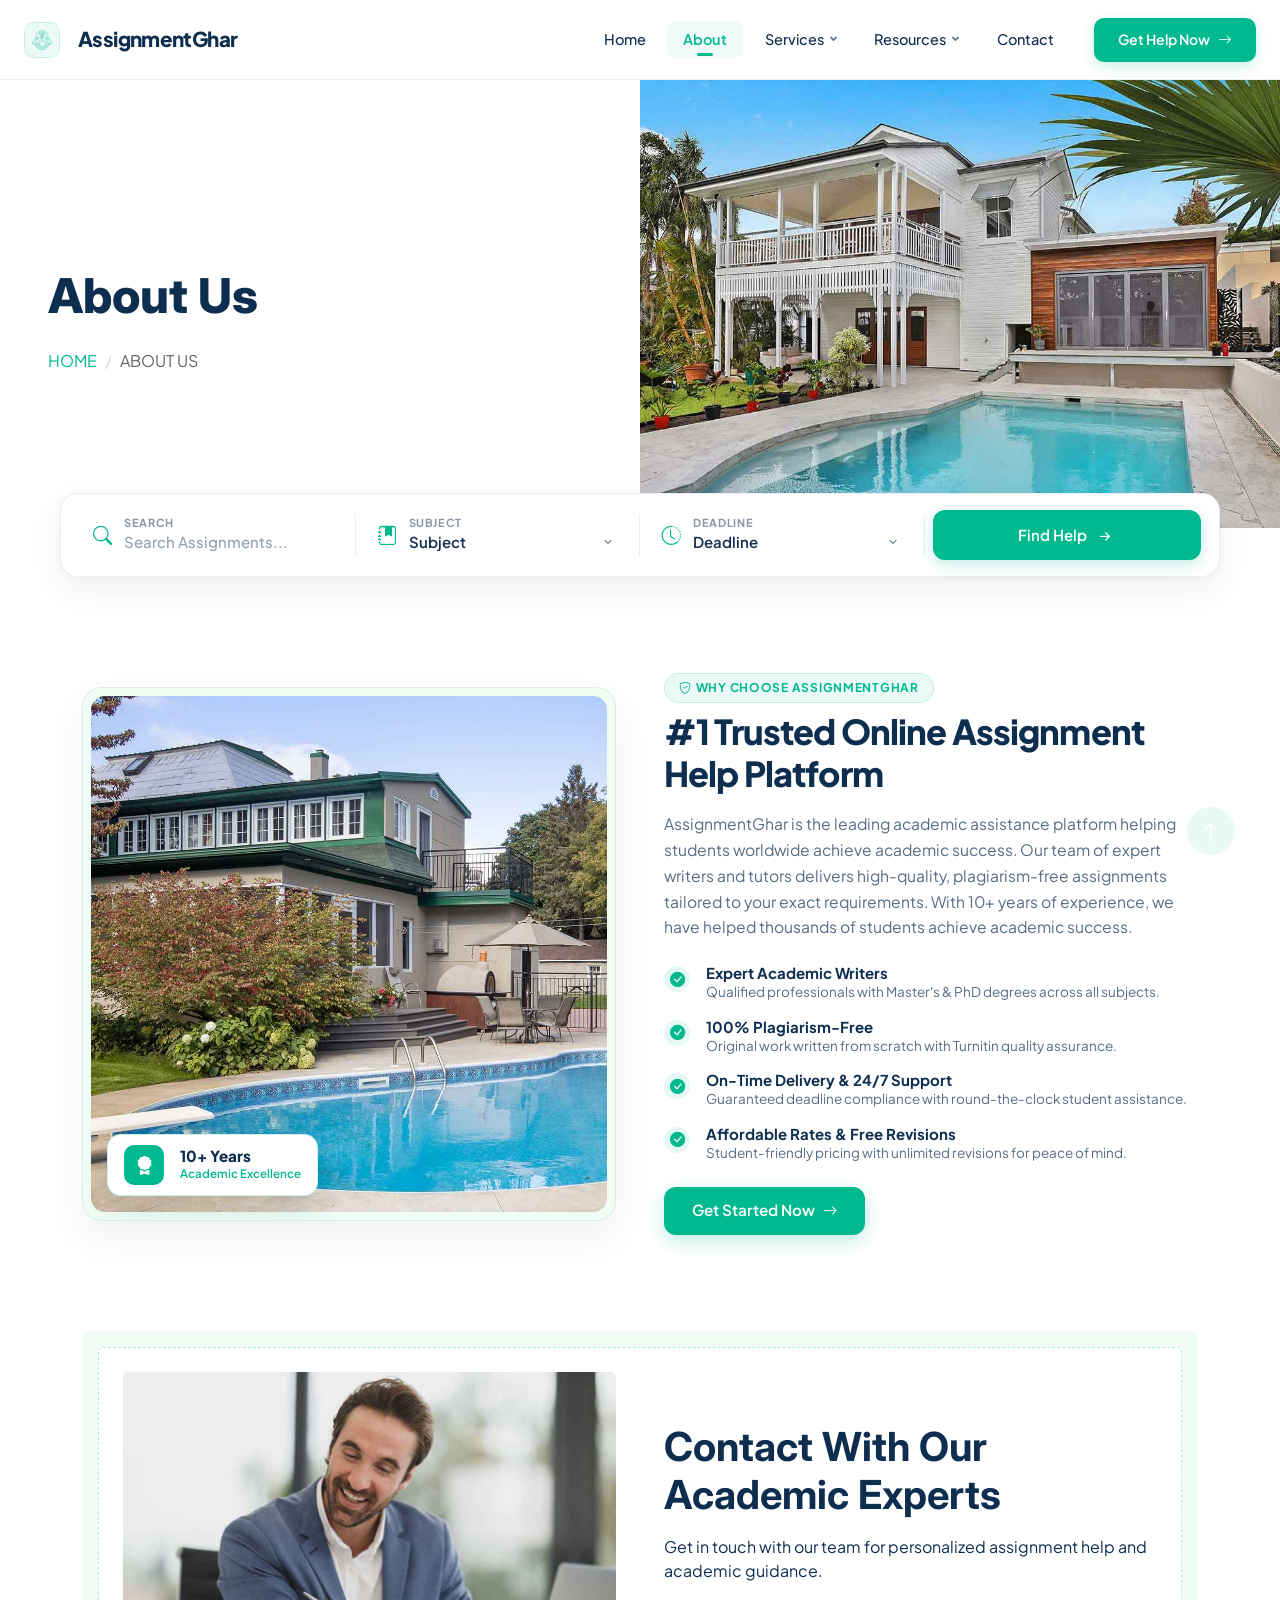
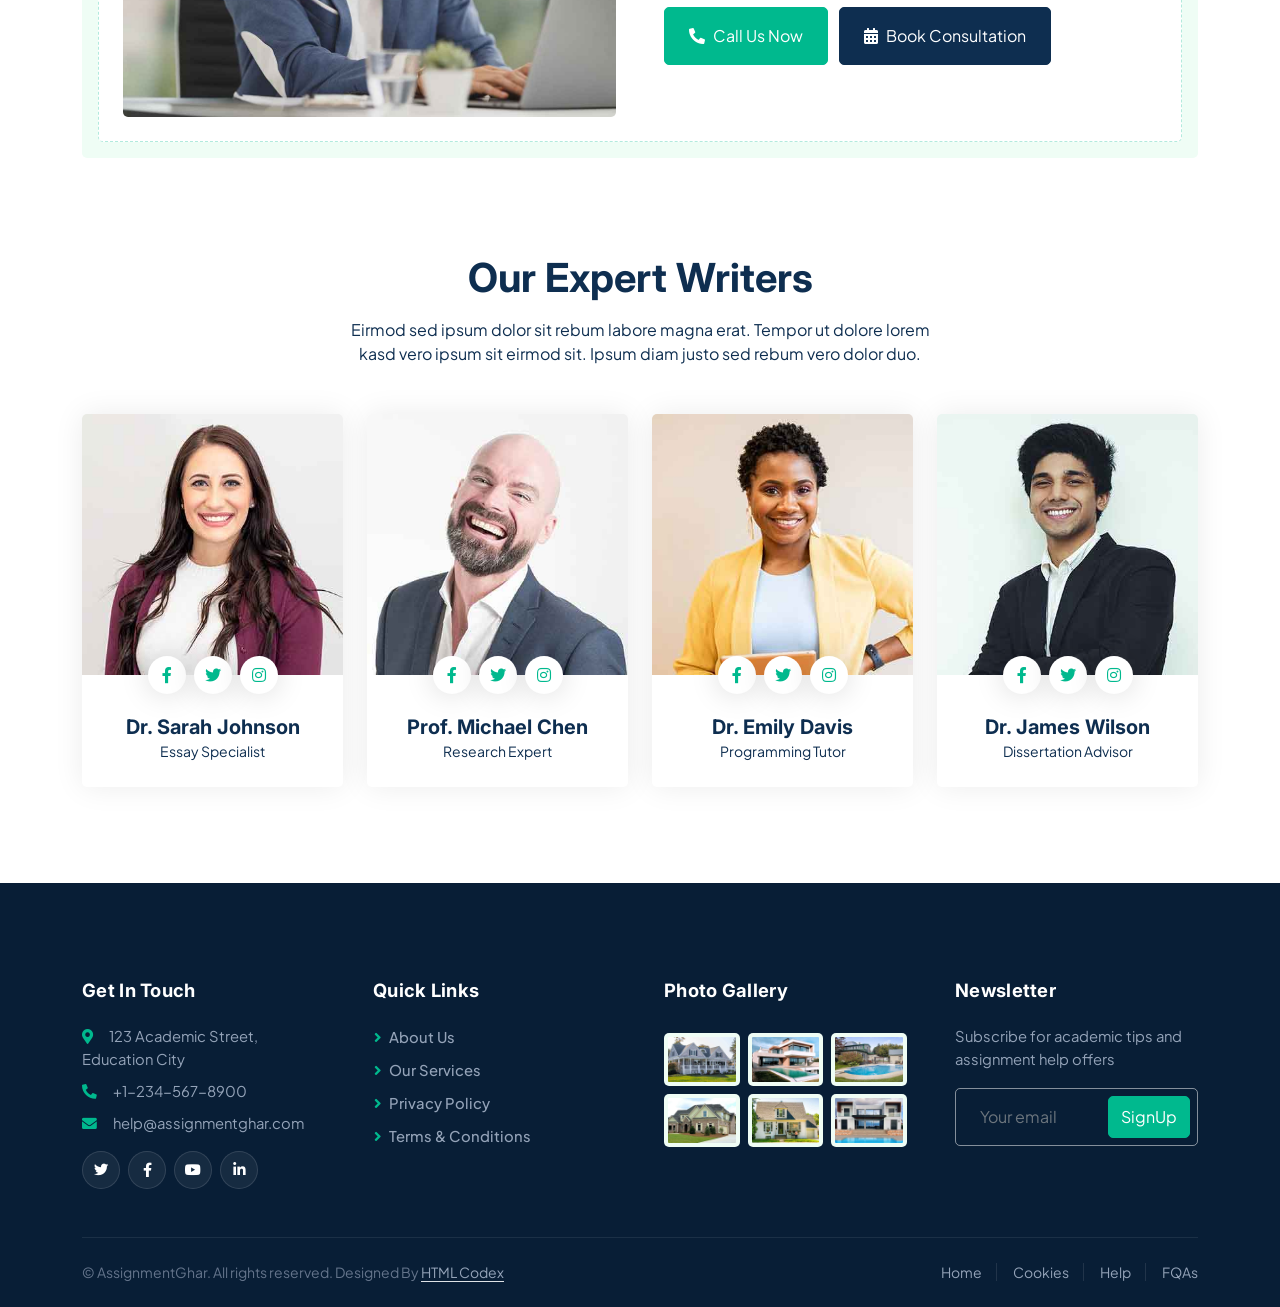
<file: about.html>
<!DOCTYPE html>
<html lang="en">

<head>
    <meta charset="utf-8">
    <title>AssignmentGhar - About Us | Online Assignment Help & Academic Writing Services</title>
    <meta content="width=device-width, initial-scale=1.0" name="viewport">
    <meta content="assignment help, online assignment, academic writing, homework help, AssignmentGhar, about us" name="keywords">
    <meta content="Learn about AssignmentGhar - the leading online assignment help platform. We provide expert academic writing, homework help, and tutoring services for students worldwide." name="description">

    <!-- Favicon -->
    <link href="img/favicon.ico" rel="icon">

    <!-- Google Web Fonts -->
    <link rel="preconnect" href="https://fonts.googleapis.com">
    <link rel="preconnect" href="https://fonts.gstatic.com" crossorigin>
    <link href="https://fonts.googleapis.com/css2?family=Plus+Jakarta+Sans:wght@400;500;600;700;800&family=Inter:wght@400;500;600;700;800&display=swap" rel="stylesheet">
    
    <!-- Icon Font Stylesheet -->
    <link href="https://cdnjs.cloudflare.com/ajax/libs/font-awesome/5.10.0/css/all.min.css" rel="stylesheet">
    <link href="https://cdn.jsdelivr.net/npm/bootstrap-icons@1.11.3/font/bootstrap-icons.min.css" rel="stylesheet">

    <!-- Libraries Stylesheet -->
    <link href="lib/animate/animate.min.css" rel="stylesheet">
    <link href="lib/owlcarousel/assets/owl.carousel.min.css" rel="stylesheet">

    <!-- Customized Bootstrap Stylesheet -->
    <link href="css/bootstrap.min.css" rel="stylesheet">

    <!-- Template Stylesheet -->
    <link href="css/style.css" rel="stylesheet">
</head>

<body>
    <div class="container-xxl bg-white p-0">
        <!-- Spinner Start -->
        <div id="spinner" class="show bg-white position-fixed translate-middle w-100 vh-100 top-50 start-50 d-flex align-items-center justify-content-center">
            <div class="spinner-border text-primary" style="width: 3rem; height: 3rem;" role="status">
                <span class="sr-only">Loading...</span>
            </div>
        </div>
        <!-- Spinner End -->


        <!-- Navbar Start -->
        <div class="container-fluid nav-bar bg-white">
            <nav class="navbar navbar-expand-lg bg-white navbar-light px-3 px-lg-5">
                <a href="index.html" class="navbar-brand d-flex align-items-center me-4">
                    <div class="brand-icon-wrapper me-2">
                        <img class="img-fluid" src="img/icon-deal.png" alt="AssignmentGhar Logo" style="width: 20px; height: 20px;">
                    </div>
                    <h1 class="m-0 text-primary brand-title">AssignmentGhar</h1>
                </a>
                <button type="button" class="navbar-toggler" data-bs-toggle="collapse" data-bs-target="#navbarCollapse" aria-label="Toggle navigation">
                    <span class="navbar-toggler-icon"></span>
                </button>
                <div class="collapse navbar-collapse" id="navbarCollapse">
                    <div class="navbar-nav ms-auto py-2 py-lg-0">
                        <a href="index.html" class="nav-item nav-link">Home</a>
                        <a href="about.html" class="nav-item nav-link active">About</a>
                        <div class="nav-item dropdown">
                            <a href="#" class="nav-link dropdown-toggle" data-bs-toggle="dropdown">Services</a>
                            <div class="dropdown-menu m-0">
                                <a href="property-list.html" class="dropdown-item">Assignment Help</a>
                                <a href="property-type.html" class="dropdown-item">Essay Writing</a>
                                <a href="property-agent.html" class="dropdown-item">Research Paper</a>
                                <a href="property-agent.html" class="dropdown-item">Programming Help</a>
                            </div>
                        </div>
                        <div class="nav-item dropdown">
                            <a href="#" class="nav-link dropdown-toggle" data-bs-toggle="dropdown">Resources</a>
                            <div class="dropdown-menu m-0">
                                <a href="testimonial.html" class="dropdown-item">Testimonials</a>
                                <a href="404.html" class="dropdown-item">404 Error</a>
                            </div>
                        </div>
                        <a href="contact.html" class="nav-item nav-link">Contact</a>
                    </div>
                    <div class="d-flex align-items-center ms-lg-4 mt-3 mt-lg-0">
                        <a href="contact.html" class="nav-cta-btn">
                            <span>Get Help Now</span>
                            <i class="bi bi-arrow-right"></i>
                        </a>
                    </div>
                </div>
            </nav>
        </div>
        <!-- Navbar End -->


        <!-- Header Start -->
        <div class="container-fluid header bg-white p-0">
            <div class="row g-0 align-items-center flex-column-reverse flex-md-row">
                <div class="col-md-6 p-5 mt-lg-5">
                    <h1 class="display-5 animated fadeIn mb-4">About Us</h1> 
                        <nav aria-label="breadcrumb animated fadeIn">
                        <ol class="breadcrumb text-uppercase">
                            <li class="breadcrumb-item"><a href="#">Home</a></li>
                            <li class="breadcrumb-item text-body active" aria-current="page">About Us</li>
                        </ol>
                    </nav>
                </div>
                <div class="col-md-6 animated fadeIn">
                    <img class="img-fluid" src="img/header.jpg" alt="">
                </div>
            </div>
        </div>
        <!-- Header End -->


        <!-- Search Start -->
        <div class="container-fluid hero-search-section mb-5 wow fadeIn" data-wow-delay="0.1s">
            <div class="container-xxl px-4 px-lg-5">
                <div class="hero-search-card">
                    <form class="row g-0 align-items-center">
                        <div class="col-lg-3 col-md-6 search-field-col">
                            <div class="search-field-wrapper">
                                <i class="bi bi-search search-field-icon"></i>
                                <div class="search-field-content">
                                    <label class="search-field-label">Search</label>
                                    <input type="text" class="form-control search-input" placeholder="Search Assignments...">
                                </div>
                            </div>
                        </div>
                        <div class="col-lg-3 col-md-6 search-field-col">
                            <div class="search-field-wrapper">
                                <i class="bi bi-journal-bookmark-fill search-field-icon"></i>
                                <div class="search-field-content">
                                    <label class="search-field-label">Subject</label>
                                    <select class="form-select search-select">
                                        <option selected>Subject</option>
                                        <option value="1">Subject 1</option>
                                        <option value="2">Subject 2</option>
                                        <option value="3">Subject 3</option>
                                    </select>
                                </div>
                            </div>
                        </div>
                        <div class="col-lg-3 col-md-6 search-field-col">
                            <div class="search-field-wrapper">
                                <i class="bi bi-clock-history search-field-icon"></i>
                                <div class="search-field-content">
                                    <label class="search-field-label">Deadline</label>
                                    <select class="form-select search-select">
                                        <option selected>Deadline</option>
                                        <option value="1">Deadline 1</option>
                                        <option value="2">Deadline 2</option>
                                        <option value="3">Deadline 3</option>
                                    </select>
                                </div>
                            </div>
                        </div>
                        <div class="col-lg-3 col-md-6 search-btn-col">
                            <button type="submit" class="search-submit-btn">
                                <span>Find Help</span>
                                <i class="bi bi-arrow-right-short fs-5"></i>
                            </button>
                        </div>
                    </form>
                </div>
            </div>
        </div>
        <!-- Search End -->


        <!-- About Start -->
        <div class="container-xxl py-5 about-section">
            <div class="container">
                <div class="row g-5 align-items-center">
                    <div class="col-lg-6 wow fadeIn" data-wow-delay="0.1s">
                        <div class="about-visual-card position-relative">
                            <img class="img-fluid w-100" src="img/about.jpg" alt="#1 Trusted Online Assignment Help Platform">
                            <div class="about-experience-badge d-flex align-items-center gap-3">
                                <div class="badge-icon">
                                    <i class="bi bi-award-fill"></i>
                                </div>
                                <div class="badge-text">
                                    <span class="badge-number">10+ Years</span>
                                    <span class="badge-label">Academic Excellence</span>
                                </div>
                            </div>
                        </div>
                    </div>
                    <div class="col-lg-6 wow fadeIn" data-wow-delay="0.5s">
                        <div class="section-badge mb-2">
                            <i class="bi bi-shield-check me-1"></i>
                            <span>WHY CHOOSE ASSIGNMENTGHAR</span>
                        </div>
                        <h2 class="about-title mb-3">#1 Trusted Online Assignment Help Platform</h2>
                        <p class="about-text mb-4">
                            AssignmentGhar is the leading academic assistance platform helping students worldwide achieve academic success. Our team of expert writers and tutors delivers high-quality, plagiarism-free assignments tailored to your exact requirements. With 10+ years of experience, we have helped thousands of students achieve academic success.
                        </p>
                        <div class="trust-list mb-4">
                            <div class="trust-list-item d-flex align-items-start gap-3 mb-3">
                                <div class="trust-icon-box">
                                    <i class="bi bi-check-circle-fill"></i>
                                </div>
                                <div>
                                    <h6 class="trust-item-title mb-0">Expert Academic Writers</h6>
                                    <p class="trust-item-desc mb-0">Qualified professionals with Master's & PhD degrees across all subjects.</p>
                                </div>
                            </div>
                            <div class="trust-list-item d-flex align-items-start gap-3 mb-3">
                                <div class="trust-icon-box">
                                    <i class="bi bi-check-circle-fill"></i>
                                </div>
                                <div>
                                    <h6 class="trust-item-title mb-0">100% Plagiarism-Free</h6>
                                    <p class="trust-item-desc mb-0">Original work written from scratch with Turnitin quality assurance.</p>
                                </div>
                            </div>
                            <div class="trust-list-item d-flex align-items-start gap-3 mb-3">
                                <div class="trust-icon-box">
                                    <i class="bi bi-check-circle-fill"></i>
                                </div>
                                <div>
                                    <h6 class="trust-item-title mb-0">On-Time Delivery & 24/7 Support</h6>
                                    <p class="trust-item-desc mb-0">Guaranteed deadline compliance with round-the-clock student assistance.</p>
                                </div>
                            </div>
                            <div class="trust-list-item d-flex align-items-start gap-3 mb-3">
                                <div class="trust-icon-box">
                                    <i class="bi bi-check-circle-fill"></i>
                                </div>
                                <div>
                                    <h6 class="trust-item-title mb-0">Affordable Rates & Free Revisions</h6>
                                    <p class="trust-item-desc mb-0">Student-friendly pricing with unlimited revisions for peace of mind.</p>
                                </div>
                            </div>
                        </div>
                        <a class="about-cta-btn" href="contact.html">
                            <span>Get Started Now</span>
                            <i class="bi bi-arrow-right"></i>
                        </a>
                    </div>
                </div>
            </div>
        </div>
        <!-- About End -->


        <!-- Call to Action Start -->
        <div class="container-xxl py-5">
            <div class="container">
                <div class="bg-light rounded p-3">
                    <div class="bg-white rounded p-4" style="border: 1px dashed rgba(0, 185, 142, .3)">
                        <div class="row g-5 align-items-center">
                            <div class="col-lg-6 wow fadeIn" data-wow-delay="0.1s">
                                <img class="img-fluid rounded w-100" src="img/call-to-action.jpg" alt="">
                            </div>
                            <div class="col-lg-6 wow fadeIn" data-wow-delay="0.5s">
                                <div class="mb-4">
                                    <h1 class="mb-3">Contact With Our Academic Experts</h1>
                                    <p>Get in touch with our team for personalized assignment help and academic guidance.</p>
                                </div>
                                <a href="" class="btn btn-primary py-3 px-4 me-2"><i class="fa fa-phone-alt me-2"></i>Call Us Now</a>
                                <a href="" class="btn btn-dark py-3 px-4"><i class="fa fa-calendar-alt me-2"></i>Book Consultation</a>
                            </div>
                        </div>
                    </div>
                </div>
            </div>
        </div>
        <!-- Call to Action End -->


        <!-- Team Start -->
        <div class="container-xxl py-5">
            <div class="container">
                <div class="text-center mx-auto mb-5 wow fadeInUp" data-wow-delay="0.1s" style="max-width: 600px;">
                    <h1 class="mb-3">Our Expert Writers</h1>
                    <p>Eirmod sed ipsum dolor sit rebum labore magna erat. Tempor ut dolore lorem kasd vero ipsum sit eirmod sit. Ipsum diam justo sed rebum vero dolor duo.</p>
                </div>
                <div class="row g-4">
                    <div class="col-lg-3 col-md-6 wow fadeInUp" data-wow-delay="0.1s">
                        <div class="team-item rounded overflow-hidden">
                            <div class="position-relative">
                                <img class="img-fluid" src="img/team-1.jpg" alt="">
                                <div class="position-absolute start-50 top-100 translate-middle d-flex align-items-center">
                                    <a class="btn btn-square mx-1" href=""><i class="fab fa-facebook-f"></i></a>
                                    <a class="btn btn-square mx-1" href=""><i class="fab fa-twitter"></i></a>
                                    <a class="btn btn-square mx-1" href=""><i class="fab fa-instagram"></i></a>
                                </div>
                            </div>
                            <div class="text-center p-4 mt-3">
                                <h5 class="fw-bold mb-0">Dr. Sarah Johnson</h5>
                                <small>Essay Specialist</small>
                            </div>
                        </div>
                    </div>
                    <div class="col-lg-3 col-md-6 wow fadeInUp" data-wow-delay="0.3s">
                        <div class="team-item rounded overflow-hidden">
                            <div class="position-relative">
                                <img class="img-fluid" src="img/team-2.jpg" alt="">
                                <div class="position-absolute start-50 top-100 translate-middle d-flex align-items-center">
                                    <a class="btn btn-square mx-1" href=""><i class="fab fa-facebook-f"></i></a>
                                    <a class="btn btn-square mx-1" href=""><i class="fab fa-twitter"></i></a>
                                    <a class="btn btn-square mx-1" href=""><i class="fab fa-instagram"></i></a>
                                </div>
                            </div>
                            <div class="text-center p-4 mt-3">
                                <h5 class="fw-bold mb-0">Prof. Michael Chen</h5>
                                <small>Research Expert</small>
                            </div>
                        </div>
                    </div>
                    <div class="col-lg-3 col-md-6 wow fadeInUp" data-wow-delay="0.5s">
                        <div class="team-item rounded overflow-hidden">
                            <div class="position-relative">
                                <img class="img-fluid" src="img/team-3.jpg" alt="">
                                <div class="position-absolute start-50 top-100 translate-middle d-flex align-items-center">
                                    <a class="btn btn-square mx-1" href=""><i class="fab fa-facebook-f"></i></a>
                                    <a class="btn btn-square mx-1" href=""><i class="fab fa-twitter"></i></a>
                                    <a class="btn btn-square mx-1" href=""><i class="fab fa-instagram"></i></a>
                                </div>
                            </div>
                            <div class="text-center p-4 mt-3">
                                <h5 class="fw-bold mb-0">Dr. Emily Davis</h5>
                                <small>Programming Tutor</small>
                            </div>
                        </div>
                    </div>
                    <div class="col-lg-3 col-md-6 wow fadeInUp" data-wow-delay="0.7s">
                        <div class="team-item rounded overflow-hidden">
                            <div class="position-relative">
                                <img class="img-fluid" src="img/team-4.jpg" alt="">
                                <div class="position-absolute start-50 top-100 translate-middle d-flex align-items-center">
                                    <a class="btn btn-square mx-1" href=""><i class="fab fa-facebook-f"></i></a>
                                    <a class="btn btn-square mx-1" href=""><i class="fab fa-twitter"></i></a>
                                    <a class="btn btn-square mx-1" href=""><i class="fab fa-instagram"></i></a>
                                </div>
                            </div>
                            <div class="text-center p-4 mt-3">
                                <h5 class="fw-bold mb-0">Dr. James Wilson</h5>
                                <small>Dissertation Advisor</small>
                            </div>
                        </div>
                    </div>
                </div>
            </div>
        </div>
        <!-- Team End -->
        

        <!-- Footer Start -->
        <div class="container-fluid bg-dark text-white-50 footer pt-5 mt-5 wow fadeIn" data-wow-delay="0.1s">
            <div class="container py-5">
                <div class="row g-5">
                    <div class="col-lg-3 col-md-6">
                        <h5 class="text-white mb-4">Get In Touch</h5>
                        <p class="mb-2"><i class="fa fa-map-marker-alt me-3"></i>123 Academic Street, Education City</p>
                        <p class="mb-2"><i class="fa fa-phone-alt me-3"></i>+1-234-567-8900</p>
                        <p class="mb-2"><i class="fa fa-envelope me-3"></i>help@assignmentghar.com</p>
                        <div class="d-flex pt-2">
                            <a class="btn btn-outline-light btn-social" href=""><i class="fab fa-twitter"></i></a>
                            <a class="btn btn-outline-light btn-social" href=""><i class="fab fa-facebook-f"></i></a>
                            <a class="btn btn-outline-light btn-social" href=""><i class="fab fa-youtube"></i></a>
                            <a class="btn btn-outline-light btn-social" href=""><i class="fab fa-linkedin-in"></i></a>
                        </div>
                    </div>
                    <div class="col-lg-3 col-md-6">
                        <h5 class="text-white mb-4">Quick Links</h5>
                        <a class="btn btn-link text-white-50" href="">About Us</a>
                        <a class="btn btn-link text-white-50" href="">Our Services</a>
                        <a class="btn btn-link text-white-50" href="">Privacy Policy</a>
                        <a class="btn btn-link text-white-50" href="">Terms & Conditions</a>
                    </div>
                    <div class="col-lg-3 col-md-6">
                        <h5 class="text-white mb-4">Photo Gallery</h5>
                        <div class="row g-2 pt-2">
                            <div class="col-4">
                                <img class="img-fluid rounded bg-light p-1" src="img/property-1.jpg" alt="">
                            </div>
                            <div class="col-4">
                                <img class="img-fluid rounded bg-light p-1" src="img/property-2.jpg" alt="">
                            </div>
                            <div class="col-4">
                                <img class="img-fluid rounded bg-light p-1" src="img/property-3.jpg" alt="">
                            </div>
                            <div class="col-4">
                                <img class="img-fluid rounded bg-light p-1" src="img/property-4.jpg" alt="">
                            </div>
                            <div class="col-4">
                                <img class="img-fluid rounded bg-light p-1" src="img/property-5.jpg" alt="">
                            </div>
                            <div class="col-4">
                                <img class="img-fluid rounded bg-light p-1" src="img/property-6.jpg" alt="">
                            </div>
                        </div>
                    </div>
                    <div class="col-lg-3 col-md-6">
                        <h5 class="text-white mb-4">Newsletter</h5>
                        <p>Subscribe for academic tips and assignment help offers</p>
                        <div class="position-relative mx-auto" style="max-width: 400px;">
                            <input class="form-control bg-transparent w-100 py-3 ps-4 pe-5" type="text" placeholder="Your email">
                            <button type="button" class="btn btn-primary py-2 position-absolute top-0 end-0 mt-2 me-2">SignUp</button>
                        </div>
                    </div>
                </div>
            </div>
            <div class="container">
                <div class="copyright">
                    <div class="row">
                        <div class="col-md-6 text-center text-md-start mb-3 mb-md-0">
                            &copy; AssignmentGhar. All rights reserved. 
							
							<!--/*** This template is free as long as you keep the footer author’s credit link/attribution link/backlink. If you'd like to use the template without the footer author’s credit link/attribution link/backlink, you can purchase the Credit Removal License from "https://htmlcodex.com/credit-removal". Thank you for your support. ***/-->
							Designed By <a class="border-bottom" href="https://htmlcodex.com">HTML Codex</a>
                        </div>
                        <div class="col-md-6 text-center text-md-end">
                            <div class="footer-menu">
                                <a href="">Home</a>
                                <a href="">Cookies</a>
                                <a href="">Help</a>
                                <a href="">FQAs</a>
                            </div>
                        </div>
                    </div>
                </div>
            </div>
        </div>
        <!-- Footer End -->


        <!-- Back to Top -->
        <a href="#" class="btn btn-lg btn-primary btn-lg-square back-to-top"><i class="bi bi-arrow-up"></i></a>
    </div>

    <!-- JavaScript Libraries -->
    <script src="https://code.jquery.com/jquery-3.4.1.min.js"></script>
    <script src="https://cdn.jsdelivr.net/npm/bootstrap@5.0.0/dist/js/bootstrap.bundle.min.js"></script>
    <script src="lib/wow/wow.min.js"></script>
    <script src="lib/easing/easing.min.js"></script>
    <script src="lib/waypoints/waypoints.min.js"></script>
    <script src="lib/owlcarousel/owl.carousel.min.js"></script>

    <!-- Template Javascript -->
    <script src="js/main.js"></script>
</body>

</html>
</file>
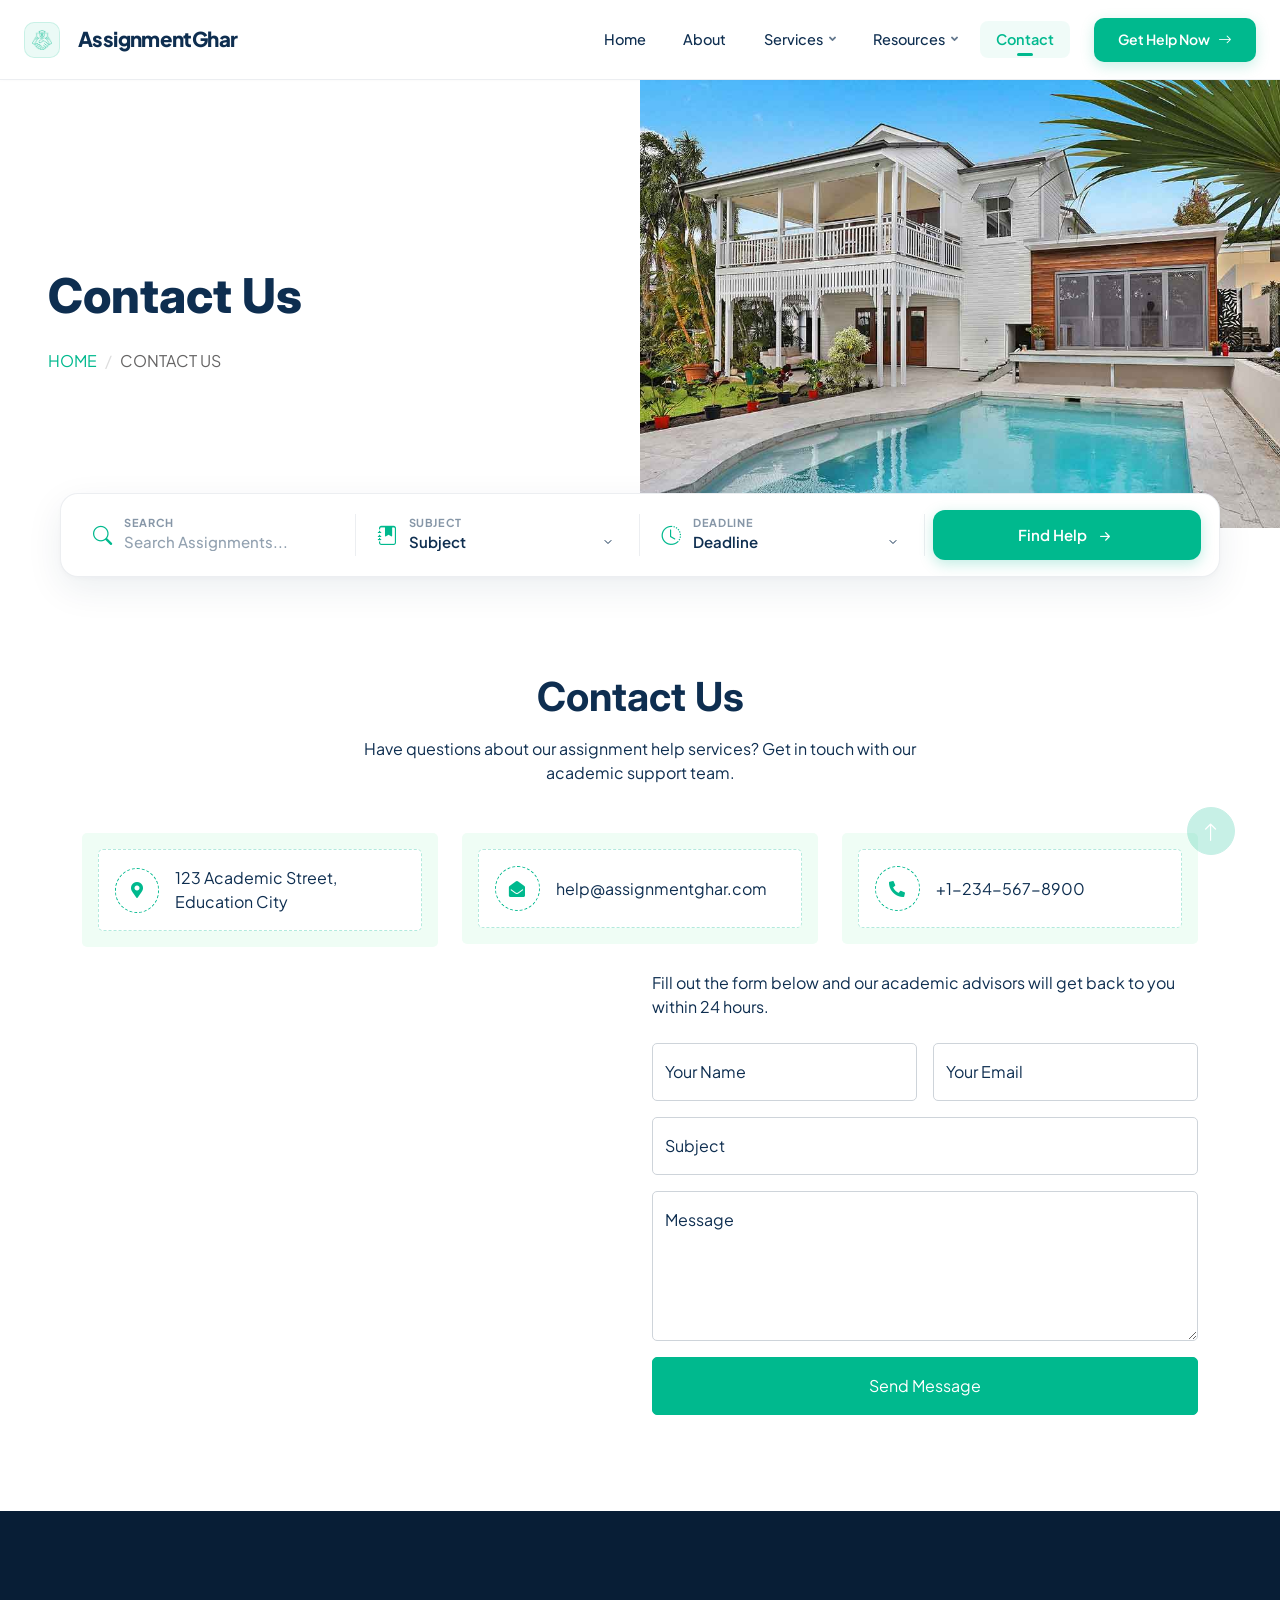
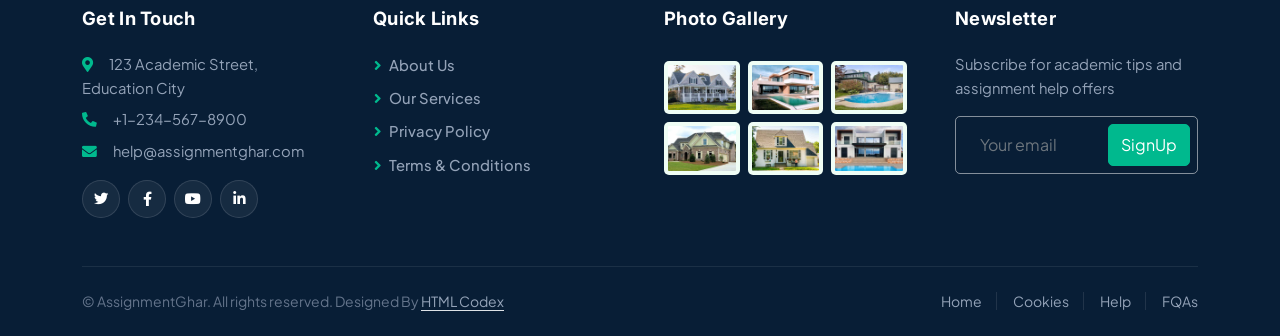
<file: contact.html>
<!DOCTYPE html>
<html lang="en">

<head>
    <meta charset="utf-8">
    <title>AssignmentGhar - About Us | Online Assignment Help & Academic Writing Services</title>
    <meta content="width=device-width, initial-scale=1.0" name="viewport">
    <meta content="assignment help, online assignment, academic writing, homework help, AssignmentGhar, about us" name="keywords">
    <meta content="Learn about AssignmentGhar - the leading online assignment help platform. We provide expert academic writing, homework help, and tutoring services for students worldwide." name="description">

    <!-- Favicon -->
    <link href="img/favicon.ico" rel="icon">

    <!-- Google Web Fonts -->
    <link rel="preconnect" href="https://fonts.googleapis.com">
    <link rel="preconnect" href="https://fonts.gstatic.com" crossorigin>
    <link href="https://fonts.googleapis.com/css2?family=Plus+Jakarta+Sans:wght@400;500;600;700;800&family=Inter:wght@400;500;600;700;800&display=swap" rel="stylesheet">
    
    <!-- Icon Font Stylesheet -->
    <link href="https://cdnjs.cloudflare.com/ajax/libs/font-awesome/5.10.0/css/all.min.css" rel="stylesheet">
    <link href="https://cdn.jsdelivr.net/npm/bootstrap-icons@1.4.1/font/bootstrap-icons.css" rel="stylesheet">

    <!-- Libraries Stylesheet -->
    <link href="lib/animate/animate.min.css" rel="stylesheet">
    <link href="lib/owlcarousel/assets/owl.carousel.min.css" rel="stylesheet">

    <!-- Customized Bootstrap Stylesheet -->
    <link href="css/bootstrap.min.css" rel="stylesheet">

    <!-- Template Stylesheet -->
    <link href="css/style.css" rel="stylesheet">
</head>

<body>
    <div class="container-xxl bg-white p-0">
        <!-- Spinner Start -->
        <div id="spinner" class="show bg-white position-fixed translate-middle w-100 vh-100 top-50 start-50 d-flex align-items-center justify-content-center">
            <div class="spinner-border text-primary" style="width: 3rem; height: 3rem;" role="status">
                <span class="sr-only">Loading...</span>
            </div>
        </div>
        <!-- Spinner End -->


        <!-- Navbar Start -->
        <div class="container-fluid nav-bar bg-white">
            <nav class="navbar navbar-expand-lg bg-white navbar-light px-3 px-lg-5">
                <a href="index.html" class="navbar-brand d-flex align-items-center me-4">
                    <div class="brand-icon-wrapper me-2">
                        <img class="img-fluid" src="img/icon-deal.png" alt="AssignmentGhar Logo" style="width: 20px; height: 20px;">
                    </div>
                    <h1 class="m-0 text-primary brand-title">AssignmentGhar</h1>
                </a>
                <button type="button" class="navbar-toggler" data-bs-toggle="collapse" data-bs-target="#navbarCollapse" aria-label="Toggle navigation">
                    <span class="navbar-toggler-icon"></span>
                </button>
                <div class="collapse navbar-collapse" id="navbarCollapse">
                    <div class="navbar-nav ms-auto py-2 py-lg-0">
                        <a href="index.html" class="nav-item nav-link">Home</a>
                        <a href="about.html" class="nav-item nav-link">About</a>
                        <div class="nav-item dropdown">
                            <a href="#" class="nav-link dropdown-toggle" data-bs-toggle="dropdown">Services</a>
                            <div class="dropdown-menu m-0">
                                <a href="property-list.html" class="dropdown-item">Assignment Help</a>
                                <a href="property-type.html" class="dropdown-item">Essay Writing</a>
                                <a href="property-agent.html" class="dropdown-item">Research Paper</a>
                                <a href="property-agent.html" class="dropdown-item">Programming Help</a>
                            </div>
                        </div>
                        <div class="nav-item dropdown">
                            <a href="#" class="nav-link dropdown-toggle" data-bs-toggle="dropdown">Resources</a>
                            <div class="dropdown-menu m-0">
                                <a href="testimonial.html" class="dropdown-item">Testimonials</a>
                                <a href="404.html" class="dropdown-item">404 Error</a>
                            </div>
                        </div>
                        <a href="contact.html" class="nav-item nav-link active">Contact</a>
                    </div>
                    <div class="d-flex align-items-center ms-lg-4 mt-3 mt-lg-0">
                        <a href="contact.html" class="nav-cta-btn">
                            <span>Get Help Now</span>
                            <i class="bi bi-arrow-right"></i>
                        </a>
                    </div>
                </div>
            </nav>
        </div>
        <!-- Navbar End -->


        <!-- Header Start -->
        <div class="container-fluid header bg-white p-0">
            <div class="row g-0 align-items-center flex-column-reverse flex-md-row">
                <div class="col-md-6 p-5 mt-lg-5">
                    <h1 class="display-5 animated fadeIn mb-4">Contact Us</h1> 
                        <nav aria-label="breadcrumb animated fadeIn">
                        <ol class="breadcrumb text-uppercase">
                            <li class="breadcrumb-item"><a href="#">Home</a></li>
                            <li class="breadcrumb-item text-body active" aria-current="page">Contact Us</li>
                        </ol>
                    </nav>
                </div>
                <div class="col-md-6 animated fadeIn">
                    <img class="img-fluid" src="img/header.jpg" alt="">
                </div>
            </div>
        </div>
        <!-- Header End -->


        <!-- Search Start -->
        <div class="container-fluid hero-search-section mb-5 wow fadeIn" data-wow-delay="0.1s">
            <div class="container-xxl px-4 px-lg-5">
                <div class="hero-search-card">
                    <form class="row g-0 align-items-center">
                        <div class="col-lg-3 col-md-6 search-field-col">
                            <div class="search-field-wrapper">
                                <i class="bi bi-search search-field-icon"></i>
                                <div class="search-field-content">
                                    <label class="search-field-label">Search</label>
                                    <input type="text" class="form-control search-input" placeholder="Search Assignments...">
                                </div>
                            </div>
                        </div>
                        <div class="col-lg-3 col-md-6 search-field-col">
                            <div class="search-field-wrapper">
                                <i class="bi bi-journal-bookmark-fill search-field-icon"></i>
                                <div class="search-field-content">
                                    <label class="search-field-label">Subject</label>
                                    <select class="form-select search-select">
                                        <option selected>Subject</option>
                                        <option value="1">Subject 1</option>
                                        <option value="2">Subject 2</option>
                                        <option value="3">Subject 3</option>
                                    </select>
                                </div>
                            </div>
                        </div>
                        <div class="col-lg-3 col-md-6 search-field-col">
                            <div class="search-field-wrapper">
                                <i class="bi bi-clock-history search-field-icon"></i>
                                <div class="search-field-content">
                                    <label class="search-field-label">Deadline</label>
                                    <select class="form-select search-select">
                                        <option selected>Deadline</option>
                                        <option value="1">Deadline 1</option>
                                        <option value="2">Deadline 2</option>
                                        <option value="3">Deadline 3</option>
                                    </select>
                                </div>
                            </div>
                        </div>
                        <div class="col-lg-3 col-md-6 search-btn-col">
                            <button type="submit" class="search-submit-btn">
                                <span>Find Help</span>
                                <i class="bi bi-arrow-right-short fs-5"></i>
                            </button>
                        </div>
                    </form>
                </div>
            </div>
        </div>
        <!-- Search End -->


        <!-- Contact Start -->
        <div class="container-xxl py-5">
            <div class="container">
                <div class="text-center mx-auto mb-5 wow fadeInUp" data-wow-delay="0.1s" style="max-width: 600px;">
                    <h1 class="mb-3">Contact Us</h1>
                    <p>Have questions about our assignment help services? Get in touch with our academic support team.</p>
                </div>
                <div class="row g-4">
                    <div class="col-12">
                        <div class="row gy-4">
                            <div class="col-md-6 col-lg-4 wow fadeIn" data-wow-delay="0.1s">
                                <div class="bg-light rounded p-3">
                                    <div class="d-flex align-items-center bg-white rounded p-3" style="border: 1px dashed rgba(0, 185, 142, .3)">
                                        <div class="icon me-3" style="width: 45px; height: 45px;">
                                            <i class="fa fa-map-marker-alt text-primary"></i>
                                        </div>
                                        <span>123 Academic Street, Education City</span>
                                    </div>
                                </div>
                            </div>
                            <div class="col-md-6 col-lg-4 wow fadeIn" data-wow-delay="0.3s">
                                <div class="bg-light rounded p-3">
                                    <div class="d-flex align-items-center bg-white rounded p-3" style="border: 1px dashed rgba(0, 185, 142, .3)">
                                        <div class="icon me-3" style="width: 45px; height: 45px;">
                                            <i class="fa fa-envelope-open text-primary"></i>
                                        </div>
                                        <span>help@assignmentghar.com</span>
                                    </div>
                                </div>
                            </div>
                            <div class="col-md-6 col-lg-4 wow fadeIn" data-wow-delay="0.5s">
                                <div class="bg-light rounded p-3">
                                    <div class="d-flex align-items-center bg-white rounded p-3" style="border: 1px dashed rgba(0, 185, 142, .3)">
                                        <div class="icon me-3" style="width: 45px; height: 45px;">
                                            <i class="fa fa-phone-alt text-primary"></i>
                                        </div>
                                        <span>+1-234-567-8900</span>
                                    </div>
                                </div>
                            </div>
                        </div>
                    </div>
                    <div class="col-md-6 wow fadeInUp" data-wow-delay="0.1s">
                        <iframe class="position-relative rounded w-100 h-100"
                            src="https://www.google.com/maps/embed?pb=!1m18!1m12!1m3!1d3001156.4288297426!2d-78.01371936852176!3d42.72876761954724!2m3!1f0!2f0!3f0!3m2!1i1024!2i768!4f13.1!3m3!1m2!1s0x4ccc4bf0f123a5a9%3A0xddcfc6c1de189567!2sNew%20York%2C%20USA!5e0!3m2!1sen!2sbd!4v1603794290143!5m2!1sen!2sbd"
                            frameborder="0" style="min-height: 400px; border:0;" allowfullscreen="" aria-hidden="false"
                            tabindex="0"></iframe>
                    </div>
                    <div class="col-md-6">
                        <div class="wow fadeInUp" data-wow-delay="0.5s">
                            <p class="mb-4">Fill out the form below and our academic advisors will get back to you within 24 hours.</p>
                            <form>
                                <div class="row g-3">
                                    <div class="col-md-6">
                                        <div class="form-floating">
                                            <input type="text" class="form-control" id="name" placeholder="Your Name">
                                            <label for="name">Your Name</label>
                                        </div>
                                    </div>
                                    <div class="col-md-6">
                                        <div class="form-floating">
                                            <input type="email" class="form-control" id="email" placeholder="Your Email">
                                            <label for="email">Your Email</label>
                                        </div>
                                    </div>
                                    <div class="col-12">
                                        <div class="form-floating">
                                            <input type="text" class="form-control" id="subject" placeholder="Subject">
                                            <label for="subject">Subject</label>
                                        </div>
                                    </div>
                                    <div class="col-12">
                                        <div class="form-floating">
                                            <textarea class="form-control" placeholder="Leave a message here" id="message" style="height: 150px"></textarea>
                                            <label for="message">Message</label>
                                        </div>
                                    </div>
                                    <div class="col-12">
                                        <button class="btn btn-primary w-100 py-3" type="submit">Send Message</button>
                                    </div>
                                </div>
                            </form>
                        </div>
                    </div>
                </div>
            </div>
        </div>
        <!-- Contact End -->


        <!-- Footer Start -->
        <div class="container-fluid bg-dark text-white-50 footer pt-5 mt-5 wow fadeIn" data-wow-delay="0.1s">
            <div class="container py-5">
                <div class="row g-5">
                    <div class="col-lg-3 col-md-6">
                        <h5 class="text-white mb-4">Get In Touch</h5>
                        <p class="mb-2"><i class="fa fa-map-marker-alt me-3"></i>123 Academic Street, Education City</p>
                        <p class="mb-2"><i class="fa fa-phone-alt me-3"></i>+1-234-567-8900</p>
                        <p class="mb-2"><i class="fa fa-envelope me-3"></i>help@assignmentghar.com</p>
                        <div class="d-flex pt-2">
                            <a class="btn btn-outline-light btn-social" href=""><i class="fab fa-twitter"></i></a>
                            <a class="btn btn-outline-light btn-social" href=""><i class="fab fa-facebook-f"></i></a>
                            <a class="btn btn-outline-light btn-social" href=""><i class="fab fa-youtube"></i></a>
                            <a class="btn btn-outline-light btn-social" href=""><i class="fab fa-linkedin-in"></i></a>
                        </div>
                    </div>
                    <div class="col-lg-3 col-md-6">
                        <h5 class="text-white mb-4">Quick Links</h5>
                        <a class="btn btn-link text-white-50" href="">About Us</a>
                        <a class="btn btn-link text-white-50" href="">Our Services</a>
                        <a class="btn btn-link text-white-50" href="">Privacy Policy</a>
                        <a class="btn btn-link text-white-50" href="">Terms & Conditions</a>
                    </div>
                    <div class="col-lg-3 col-md-6">
                        <h5 class="text-white mb-4">Photo Gallery</h5>
                        <div class="row g-2 pt-2">
                            <div class="col-4">
                                <img class="img-fluid rounded bg-light p-1" src="img/property-1.jpg" alt="">
                            </div>
                            <div class="col-4">
                                <img class="img-fluid rounded bg-light p-1" src="img/property-2.jpg" alt="">
                            </div>
                            <div class="col-4">
                                <img class="img-fluid rounded bg-light p-1" src="img/property-3.jpg" alt="">
                            </div>
                            <div class="col-4">
                                <img class="img-fluid rounded bg-light p-1" src="img/property-4.jpg" alt="">
                            </div>
                            <div class="col-4">
                                <img class="img-fluid rounded bg-light p-1" src="img/property-5.jpg" alt="">
                            </div>
                            <div class="col-4">
                                <img class="img-fluid rounded bg-light p-1" src="img/property-6.jpg" alt="">
                            </div>
                        </div>
                    </div>
                    <div class="col-lg-3 col-md-6">
                        <h5 class="text-white mb-4">Newsletter</h5>
                        <p>Subscribe for academic tips and assignment help offers</p>
                        <div class="position-relative mx-auto" style="max-width: 400px;">
                            <input class="form-control bg-transparent w-100 py-3 ps-4 pe-5" type="text" placeholder="Your email">
                            <button type="button" class="btn btn-primary py-2 position-absolute top-0 end-0 mt-2 me-2">SignUp</button>
                        </div>
                    </div>
                </div>
            </div>
            <div class="container">
                <div class="copyright">
                    <div class="row">
                        <div class="col-md-6 text-center text-md-start mb-3 mb-md-0">
                            &copy; AssignmentGhar. All rights reserved. 
							
							<!--/*** This template is free as long as you keep the footer author’s credit link/attribution link/backlink. If you'd like to use the template without the footer author’s credit link/attribution link/backlink, you can purchase the Credit Removal License from "https://htmlcodex.com/credit-removal". Thank you for your support. ***/-->
							Designed By <a class="border-bottom" href="https://htmlcodex.com">HTML Codex</a>
                        </div>
                        <div class="col-md-6 text-center text-md-end">
                            <div class="footer-menu">
                                <a href="">Home</a>
                                <a href="">Cookies</a>
                                <a href="">Help</a>
                                <a href="">FQAs</a>
                            </div>
                        </div>
                    </div>
                </div>
            </div>
        </div>
        <!-- Footer End -->


        <!-- Back to Top -->
        <a href="#" class="btn btn-lg btn-primary btn-lg-square back-to-top"><i class="bi bi-arrow-up"></i></a>
    </div>

    <!-- JavaScript Libraries -->
    <script src="https://code.jquery.com/jquery-3.4.1.min.js"></script>
    <script src="https://cdn.jsdelivr.net/npm/bootstrap@5.0.0/dist/js/bootstrap.bundle.min.js"></script>
    <script src="lib/wow/wow.min.js"></script>
    <script src="lib/easing/easing.min.js"></script>
    <script src="lib/waypoints/waypoints.min.js"></script>
    <script src="lib/owlcarousel/owl.carousel.min.js"></script>

    <!-- Template Javascript -->
    <script src="js/main.js"></script>
</body>

</html>
</file>
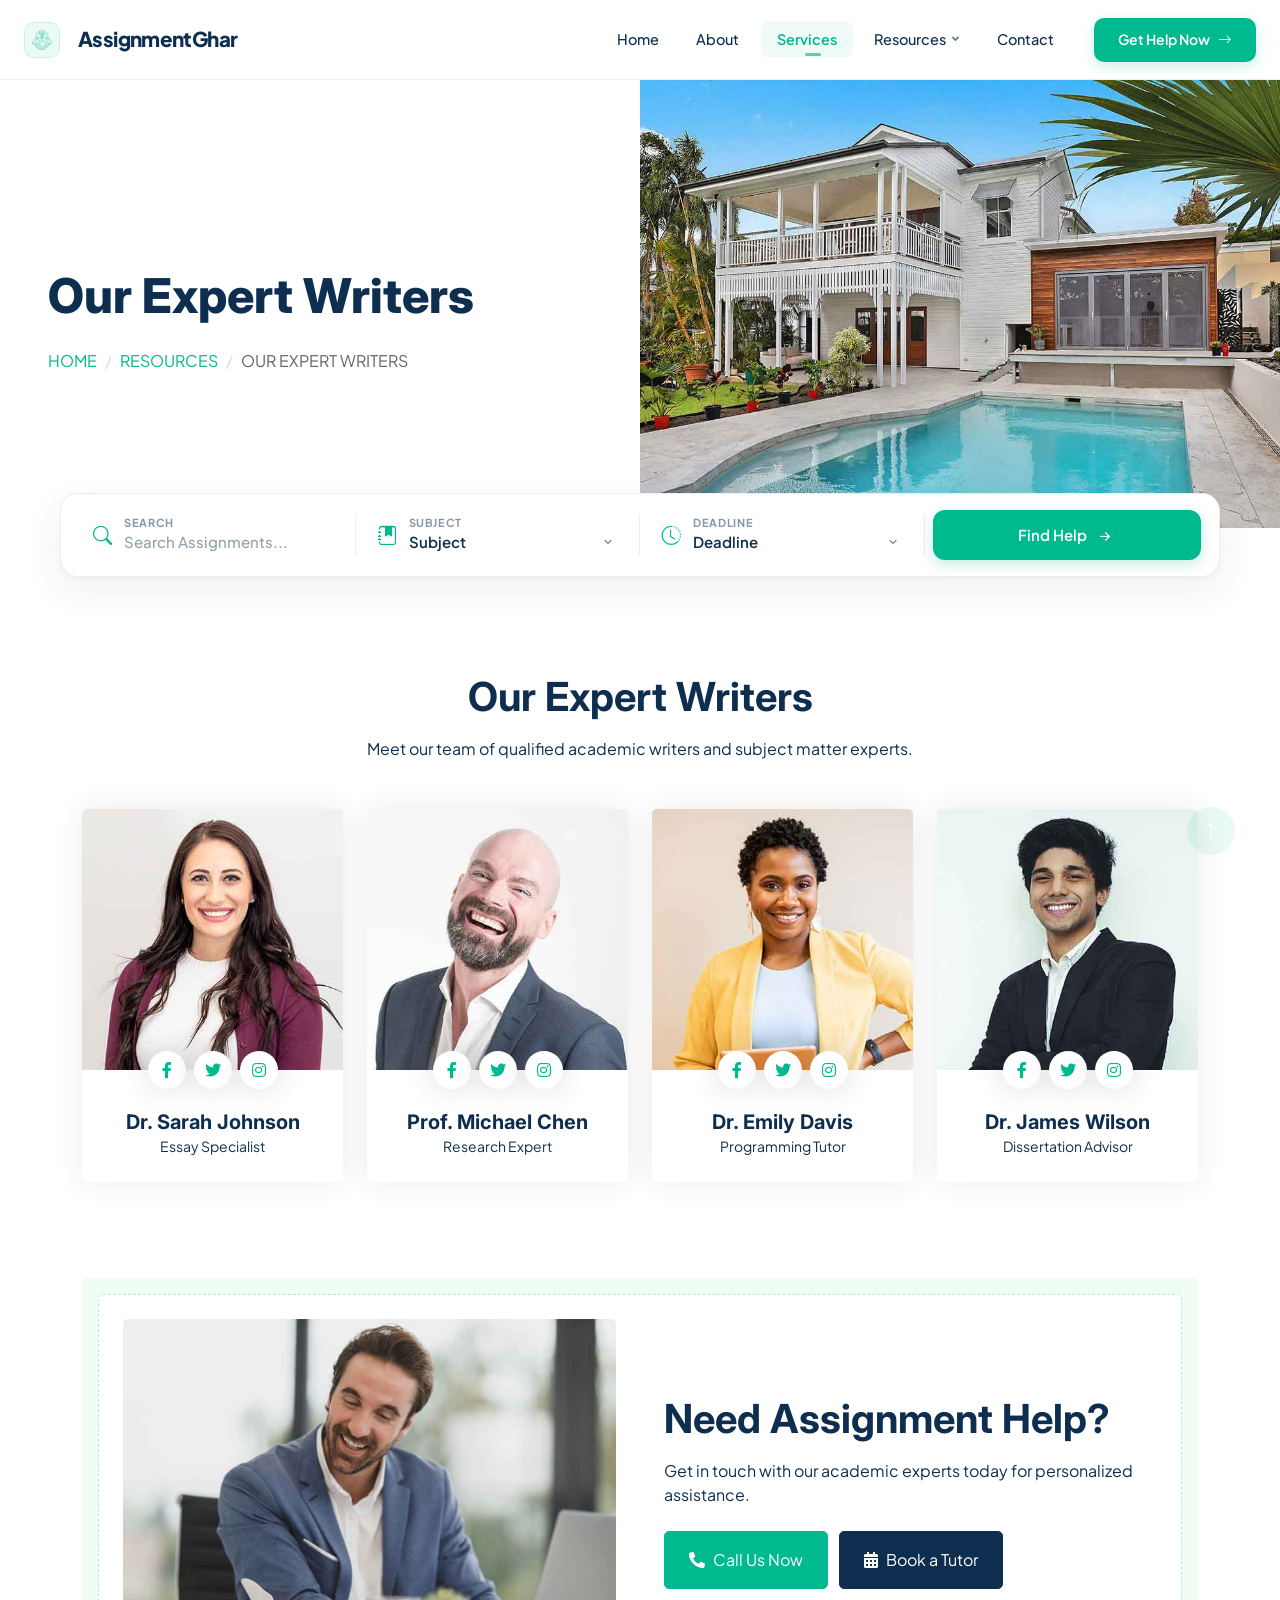
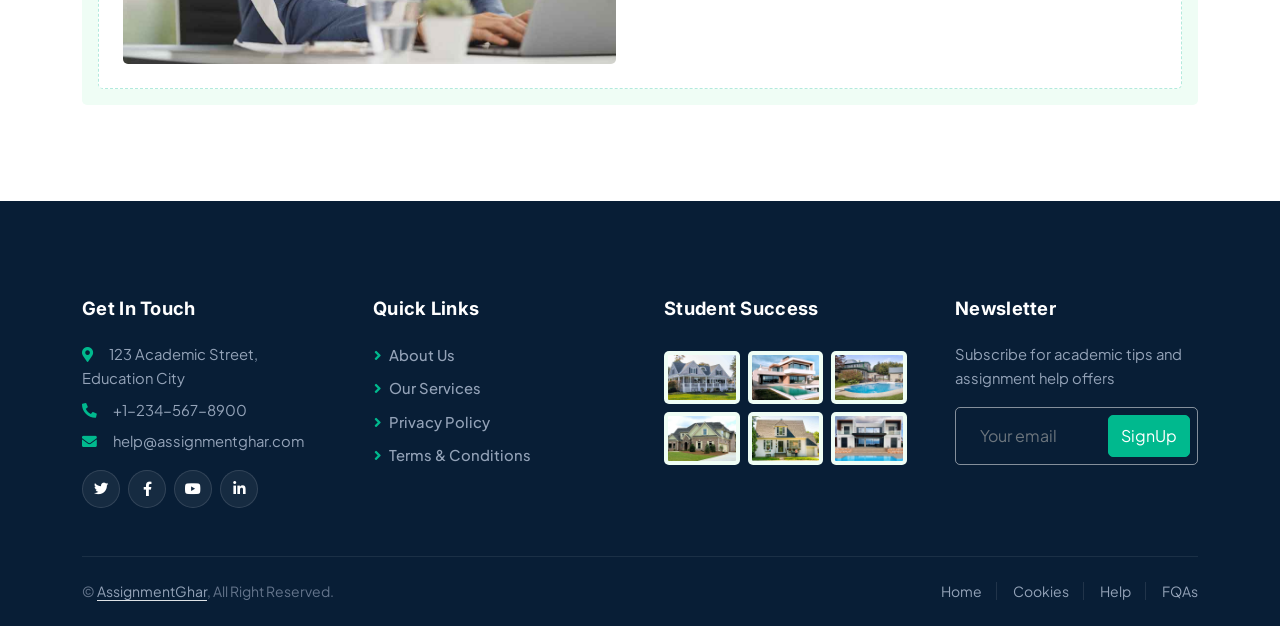
<file: property-agent.html>
<!DOCTYPE html>
<html lang="en">

<head>
    <meta charset="utf-8">
    <title>AssignmentGhar - Our Writers | Online Assignment Help & Academic Writing Services</title>
    <meta content="width=device-width, initial-scale=1.0" name="viewport">
    <meta content="assignment help, online assignment, academic writing, homework help, AssignmentGhar" name="keywords">
    <meta content="AssignmentGhar provides professional online assignment help, academic writing, and homework assistance for students. Get expert help now!" name="description">

    <!-- Favicon -->
    <link href="img/favicon.ico" rel="icon">

    <!-- Google Web Fonts -->
    <link rel="preconnect" href="https://fonts.googleapis.com">
    <link rel="preconnect" href="https://fonts.gstatic.com" crossorigin>
    <link href="https://fonts.googleapis.com/css2?family=Plus+Jakarta+Sans:wght@400;500;600;700;800&family=Inter:wght@400;500;600;700;800&display=swap" rel="stylesheet">
    
    <!-- Icon Font Stylesheet -->
    <link href="https://cdnjs.cloudflare.com/ajax/libs/font-awesome/5.10.0/css/all.min.css" rel="stylesheet">
    <link href="https://cdn.jsdelivr.net/npm/bootstrap-icons@1.4.1/font/bootstrap-icons.css" rel="stylesheet">

    <!-- Libraries Stylesheet -->
    <link href="lib/animate/animate.min.css" rel="stylesheet">
    <link href="lib/owlcarousel/assets/owl.carousel.min.css" rel="stylesheet">

    <!-- Customized Bootstrap Stylesheet -->
    <link href="css/bootstrap.min.css" rel="stylesheet">

    <!-- Template Stylesheet -->
    <link href="css/style.css" rel="stylesheet">
</head>

<body>
    <div class="container-xxl bg-white p-0">
        <!-- Spinner Start -->
        <div id="spinner" class="show bg-white position-fixed translate-middle w-100 vh-100 top-50 start-50 d-flex align-items-center justify-content-center">
            <div class="spinner-border text-primary" style="width: 3rem; height: 3rem;" role="status">
                <span class="sr-only">Loading...</span>
            </div>
        </div>
        <!-- Spinner End -->


        <!-- Navbar Start -->
        <div class="container-fluid nav-bar bg-white">
            <nav class="navbar navbar-expand-lg bg-white navbar-light px-3 px-lg-5">
                <a href="index.html" class="navbar-brand d-flex align-items-center me-4">
                    <div class="brand-icon-wrapper me-2">
                        <img class="img-fluid" src="img/icon-deal.png" alt="AssignmentGhar Logo" style="width: 20px; height: 20px;">
                    </div>
                    <h1 class="m-0 text-primary brand-title">AssignmentGhar</h1>
                </a>
                <button type="button" class="navbar-toggler" data-bs-toggle="collapse" data-bs-target="#navbarCollapse" aria-label="Toggle navigation">
                    <span class="navbar-toggler-icon"></span>
                </button>
                <div class="collapse navbar-collapse" id="navbarCollapse">
                    <div class="navbar-nav ms-auto py-2 py-lg-0">
                        <a href="index.html" class="nav-item nav-link">Home</a>
                        <a href="about.html" class="nav-item nav-link">About</a>
                        <div class="nav-item dropdown">
                            <a href="#" class="nav-link dropdown-toggle active" data-bs-toggle="dropdown">Services</a>
                            <div class="dropdown-menu m-0">
                                <a href="property-list.html" class="dropdown-item">Assignment Help</a>
                                <a href="property-type.html" class="dropdown-item">Essay Writing</a>
                                <a href="property-agent.html" class="dropdown-item active">Research Paper</a>
                                <a href="property-agent.html" class="dropdown-item">Programming Help</a>
                            </div>
                        </div>
                        <div class="nav-item dropdown">
                            <a href="#" class="nav-link dropdown-toggle" data-bs-toggle="dropdown">Resources</a>
                            <div class="dropdown-menu m-0">
                                <a href="testimonial.html" class="dropdown-item">Testimonials</a>
                                <a href="404.html" class="dropdown-item">404 Error</a>
                            </div>
                        </div>
                        <a href="contact.html" class="nav-item nav-link">Contact</a>
                    </div>
                    <div class="d-flex align-items-center ms-lg-4 mt-3 mt-lg-0">
                        <a href="contact.html" class="nav-cta-btn">
                            <span>Get Help Now</span>
                            <i class="bi bi-arrow-right"></i>
                        </a>
                    </div>
                </div>
            </nav>
        </div>
        <!-- Navbar End -->


        <!-- Header Start -->
        <div class="container-fluid header bg-white p-0">
            <div class="row g-0 align-items-center flex-column-reverse flex-md-row">
                <div class="col-md-6 p-5 mt-lg-5">
                    <h1 class="display-5 animated fadeIn mb-4">Our Expert Writers</h1> 
                        <nav aria-label="breadcrumb animated fadeIn">
                        <ol class="breadcrumb text-uppercase">
                            <li class="breadcrumb-item"><a href="#">Home</a></li>
                            <li class="breadcrumb-item"><a href="#">Resources</a></li>
                            <li class="breadcrumb-item text-body active" aria-current="page">Our Expert Writers</li>
                        </ol>
                    </nav>
                </div>
                <div class="col-md-6 animated fadeIn">
                    <img class="img-fluid" src="img/header.jpg" alt="">
                </div>
            </div>
        </div>
        <!-- Header End -->


        <!-- Search Start -->
        <div class="container-fluid hero-search-section mb-5 wow fadeIn" data-wow-delay="0.1s">
            <div class="container-xxl px-4 px-lg-5">
                <div class="hero-search-card">
                    <form class="row g-0 align-items-center">
                        <div class="col-lg-3 col-md-6 search-field-col">
                            <div class="search-field-wrapper">
                                <i class="bi bi-search search-field-icon"></i>
                                <div class="search-field-content">
                                    <label class="search-field-label">Search</label>
                                    <input type="text" class="form-control search-input" placeholder="Search Assignments...">
                                </div>
                            </div>
                        </div>
                        <div class="col-lg-3 col-md-6 search-field-col">
                            <div class="search-field-wrapper">
                                <i class="bi bi-journal-bookmark-fill search-field-icon"></i>
                                <div class="search-field-content">
                                    <label class="search-field-label">Subject</label>
                                    <select class="form-select search-select">
                                        <option selected>Subject</option>
                                        <option value="1">Subject 1</option>
                                        <option value="2">Subject 2</option>
                                        <option value="3">Subject 3</option>
                                    </select>
                                </div>
                            </div>
                        </div>
                        <div class="col-lg-3 col-md-6 search-field-col">
                            <div class="search-field-wrapper">
                                <i class="bi bi-clock-history search-field-icon"></i>
                                <div class="search-field-content">
                                    <label class="search-field-label">Deadline</label>
                                    <select class="form-select search-select">
                                        <option selected>Deadline</option>
                                        <option value="1">Deadline 1</option>
                                        <option value="2">Deadline 2</option>
                                        <option value="3">Deadline 3</option>
                                    </select>
                                </div>
                            </div>
                        </div>
                        <div class="col-lg-3 col-md-6 search-btn-col">
                            <button type="submit" class="search-submit-btn">
                                <span>Find Help</span>
                                <i class="bi bi-arrow-right-short fs-5"></i>
                            </button>
                        </div>
                    </form>
                </div>
            </div>
        </div>
        <!-- Search End -->


        <!-- Team Start -->
        <div class="container-xxl py-5">
            <div class="container">
                <div class="text-center mx-auto mb-5 wow fadeInUp" data-wow-delay="0.1s" style="max-width: 600px;">
                    <h1 class="mb-3">Our Expert Writers</h1>
                    <p>Meet our team of qualified academic writers and subject matter experts.</p>
                </div>
                <div class="row g-4">
                    <div class="col-lg-3 col-md-6 wow fadeInUp" data-wow-delay="0.1s">
                        <div class="team-item rounded overflow-hidden">
                            <div class="position-relative">
                                <img class="img-fluid" src="img/team-1.jpg" alt="">
                                <div class="position-absolute start-50 top-100 translate-middle d-flex align-items-center">
                                    <a class="btn btn-square mx-1" href=""><i class="fab fa-facebook-f"></i></a>
                                    <a class="btn btn-square mx-1" href=""><i class="fab fa-twitter"></i></a>
                                    <a class="btn btn-square mx-1" href=""><i class="fab fa-instagram"></i></a>
                                </div>
                            </div>
                            <div class="text-center p-4 mt-3">
                                <h5 class="fw-bold mb-0">Dr. Sarah Johnson</h5>
                                <small>Essay Specialist</small>
                            </div>
                        </div>
                    </div>
                    <div class="col-lg-3 col-md-6 wow fadeInUp" data-wow-delay="0.3s">
                        <div class="team-item rounded overflow-hidden">
                            <div class="position-relative">
                                <img class="img-fluid" src="img/team-2.jpg" alt="">
                                <div class="position-absolute start-50 top-100 translate-middle d-flex align-items-center">
                                    <a class="btn btn-square mx-1" href=""><i class="fab fa-facebook-f"></i></a>
                                    <a class="btn btn-square mx-1" href=""><i class="fab fa-twitter"></i></a>
                                    <a class="btn btn-square mx-1" href=""><i class="fab fa-instagram"></i></a>
                                </div>
                            </div>
                            <div class="text-center p-4 mt-3">
                                <h5 class="fw-bold mb-0">Prof. Michael Chen</h5>
                                <small>Research Expert</small>
                            </div>
                        </div>
                    </div>
                    <div class="col-lg-3 col-md-6 wow fadeInUp" data-wow-delay="0.5s">
                        <div class="team-item rounded overflow-hidden">
                            <div class="position-relative">
                                <img class="img-fluid" src="img/team-3.jpg" alt="">
                                <div class="position-absolute start-50 top-100 translate-middle d-flex align-items-center">
                                    <a class="btn btn-square mx-1" href=""><i class="fab fa-facebook-f"></i></a>
                                    <a class="btn btn-square mx-1" href=""><i class="fab fa-twitter"></i></a>
                                    <a class="btn btn-square mx-1" href=""><i class="fab fa-instagram"></i></a>
                                </div>
                            </div>
                            <div class="text-center p-4 mt-3">
                                <h5 class="fw-bold mb-0">Dr. Emily Davis</h5>
                                <small>Programming Tutor</small>
                            </div>
                        </div>
                    </div>
                    <div class="col-lg-3 col-md-6 wow fadeInUp" data-wow-delay="0.7s">
                        <div class="team-item rounded overflow-hidden">
                            <div class="position-relative">
                                <img class="img-fluid" src="img/team-4.jpg" alt="">
                                <div class="position-absolute start-50 top-100 translate-middle d-flex align-items-center">
                                    <a class="btn btn-square mx-1" href=""><i class="fab fa-facebook-f"></i></a>
                                    <a class="btn btn-square mx-1" href=""><i class="fab fa-twitter"></i></a>
                                    <a class="btn btn-square mx-1" href=""><i class="fab fa-instagram"></i></a>
                                </div>
                            </div>
                            <div class="text-center p-4 mt-3">
                                <h5 class="fw-bold mb-0">Dr. James Wilson</h5>
                                <small>Dissertation Advisor</small>
                            </div>
                        </div>
                    </div>
                </div>
            </div>
        </div>
        <!-- Team End -->


        <!-- Call to Action Start -->
        <div class="container-xxl py-5">
            <div class="container">
                <div class="bg-light rounded p-3">
                    <div class="bg-white rounded p-4" style="border: 1px dashed rgba(0, 185, 142, .3)">
                        <div class="row g-5 align-items-center">
                            <div class="col-lg-6 wow fadeIn" data-wow-delay="0.1s">
                                <img class="img-fluid rounded w-100" src="img/call-to-action.jpg" alt="">
                            </div>
                            <div class="col-lg-6 wow fadeIn" data-wow-delay="0.5s">
                                <div class="mb-4">
                                    <h1 class="mb-3">Need Assignment Help?</h1>
                                    <p>Get in touch with our academic experts today for personalized assistance.</p>
                                </div>
                                <a href="" class="btn btn-primary py-3 px-4 me-2"><i class="fa fa-phone-alt me-2"></i>Call Us Now</a>
                                <a href="" class="btn btn-dark py-3 px-4"><i class="fa fa-calendar-alt me-2"></i>Book a Tutor</a>
                            </div>
                        </div>
                    </div>
                </div>
            </div>
        </div>
        <!-- Call to Action End -->
        
        
        <!-- Footer Start -->
        <div class="container-fluid bg-dark text-white-50 footer pt-5 mt-5 wow fadeIn" data-wow-delay="0.1s">
            <div class="container py-5">
                <div class="row g-5">
                    <div class="col-lg-3 col-md-6">
                        <h5 class="text-white mb-4">Get In Touch</h5>
                        <p class="mb-2"><i class="fa fa-map-marker-alt me-3"></i>123 Academic Street, Education City</p>
                        <p class="mb-2"><i class="fa fa-phone-alt me-3"></i>+1-234-567-8900</p>
                        <p class="mb-2"><i class="fa fa-envelope me-3"></i>help@assignmentghar.com</p>
                        <div class="d-flex pt-2">
                            <a class="btn btn-outline-light btn-social" href=""><i class="fab fa-twitter"></i></a>
                            <a class="btn btn-outline-light btn-social" href=""><i class="fab fa-facebook-f"></i></a>
                            <a class="btn btn-outline-light btn-social" href=""><i class="fab fa-youtube"></i></a>
                            <a class="btn btn-outline-light btn-social" href=""><i class="fab fa-linkedin-in"></i></a>
                        </div>
                    </div>
                    <div class="col-lg-3 col-md-6">
                        <h5 class="text-white mb-4">Quick Links</h5>
                        <a class="btn btn-link text-white-50" href="">About Us</a>
                        <a class="btn btn-link text-white-50" href="">Our Services</a>
                        <a class="btn btn-link text-white-50" href="">Privacy Policy</a>
                        <a class="btn btn-link text-white-50" href="">Terms & Conditions</a>
                    </div>
                    <div class="col-lg-3 col-md-6">
                        <h5 class="text-white mb-4">Student Success</h5>
                        <div class="row g-2 pt-2">
                            <div class="col-4">
                                <img class="img-fluid rounded bg-light p-1" src="img/property-1.jpg" alt="">
                            </div>
                            <div class="col-4">
                                <img class="img-fluid rounded bg-light p-1" src="img/property-2.jpg" alt="">
                            </div>
                            <div class="col-4">
                                <img class="img-fluid rounded bg-light p-1" src="img/property-3.jpg" alt="">
                            </div>
                            <div class="col-4">
                                <img class="img-fluid rounded bg-light p-1" src="img/property-4.jpg" alt="">
                            </div>
                            <div class="col-4">
                                <img class="img-fluid rounded bg-light p-1" src="img/property-5.jpg" alt="">
                            </div>
                            <div class="col-4">
                                <img class="img-fluid rounded bg-light p-1" src="img/property-6.jpg" alt="">
                            </div>
                        </div>
                    </div>
                    <div class="col-lg-3 col-md-6">
                        <h5 class="text-white mb-4">Newsletter</h5>
                        <p>Subscribe for academic tips and assignment help offers</p>
                        <div class="position-relative mx-auto" style="max-width: 400px;">
                            <input class="form-control bg-transparent w-100 py-3 ps-4 pe-5" type="text" placeholder="Your email">
                            <button type="button" class="btn btn-primary py-2 position-absolute top-0 end-0 mt-2 me-2">SignUp</button>
                        </div>
                    </div>
                </div>
            </div>
            <div class="container">
                <div class="copyright">
                    <div class="row">
                        <div class="col-md-6 text-center text-md-start mb-3 mb-md-0">
                            &copy; <a class="border-bottom" href="#">AssignmentGhar</a>, All Right Reserved. 
                        </div>
                        <div class="col-md-6 text-center text-md-end">
                            <div class="footer-menu">
                                <a href="">Home</a>
                                <a href="">Cookies</a>
                                <a href="">Help</a>
                                <a href="">FQAs</a>
                            </div>
                        </div>
                    </div>
                </div>
            </div>
        </div>
        <!-- Footer End -->


        <!-- Back to Top -->
        <a href="#" class="btn btn-lg btn-primary btn-lg-square back-to-top"><i class="bi bi-arrow-up"></i></a>
    </div>

    <!-- JavaScript Libraries -->
    <script src="https://code.jquery.com/jquery-3.4.1.min.js"></script>
    <script src="https://cdn.jsdelivr.net/npm/bootstrap@5.0.0/dist/js/bootstrap.bundle.min.js"></script>
    <script src="lib/wow/wow.min.js"></script>
    <script src="lib/easing/easing.min.js"></script>
    <script src="lib/waypoints/waypoints.min.js"></script>
    <script src="lib/owlcarousel/owl.carousel.min.js"></script>

    <!-- Template Javascript -->
    <script src="js/main.js"></script>
</body>

</html>
</file>
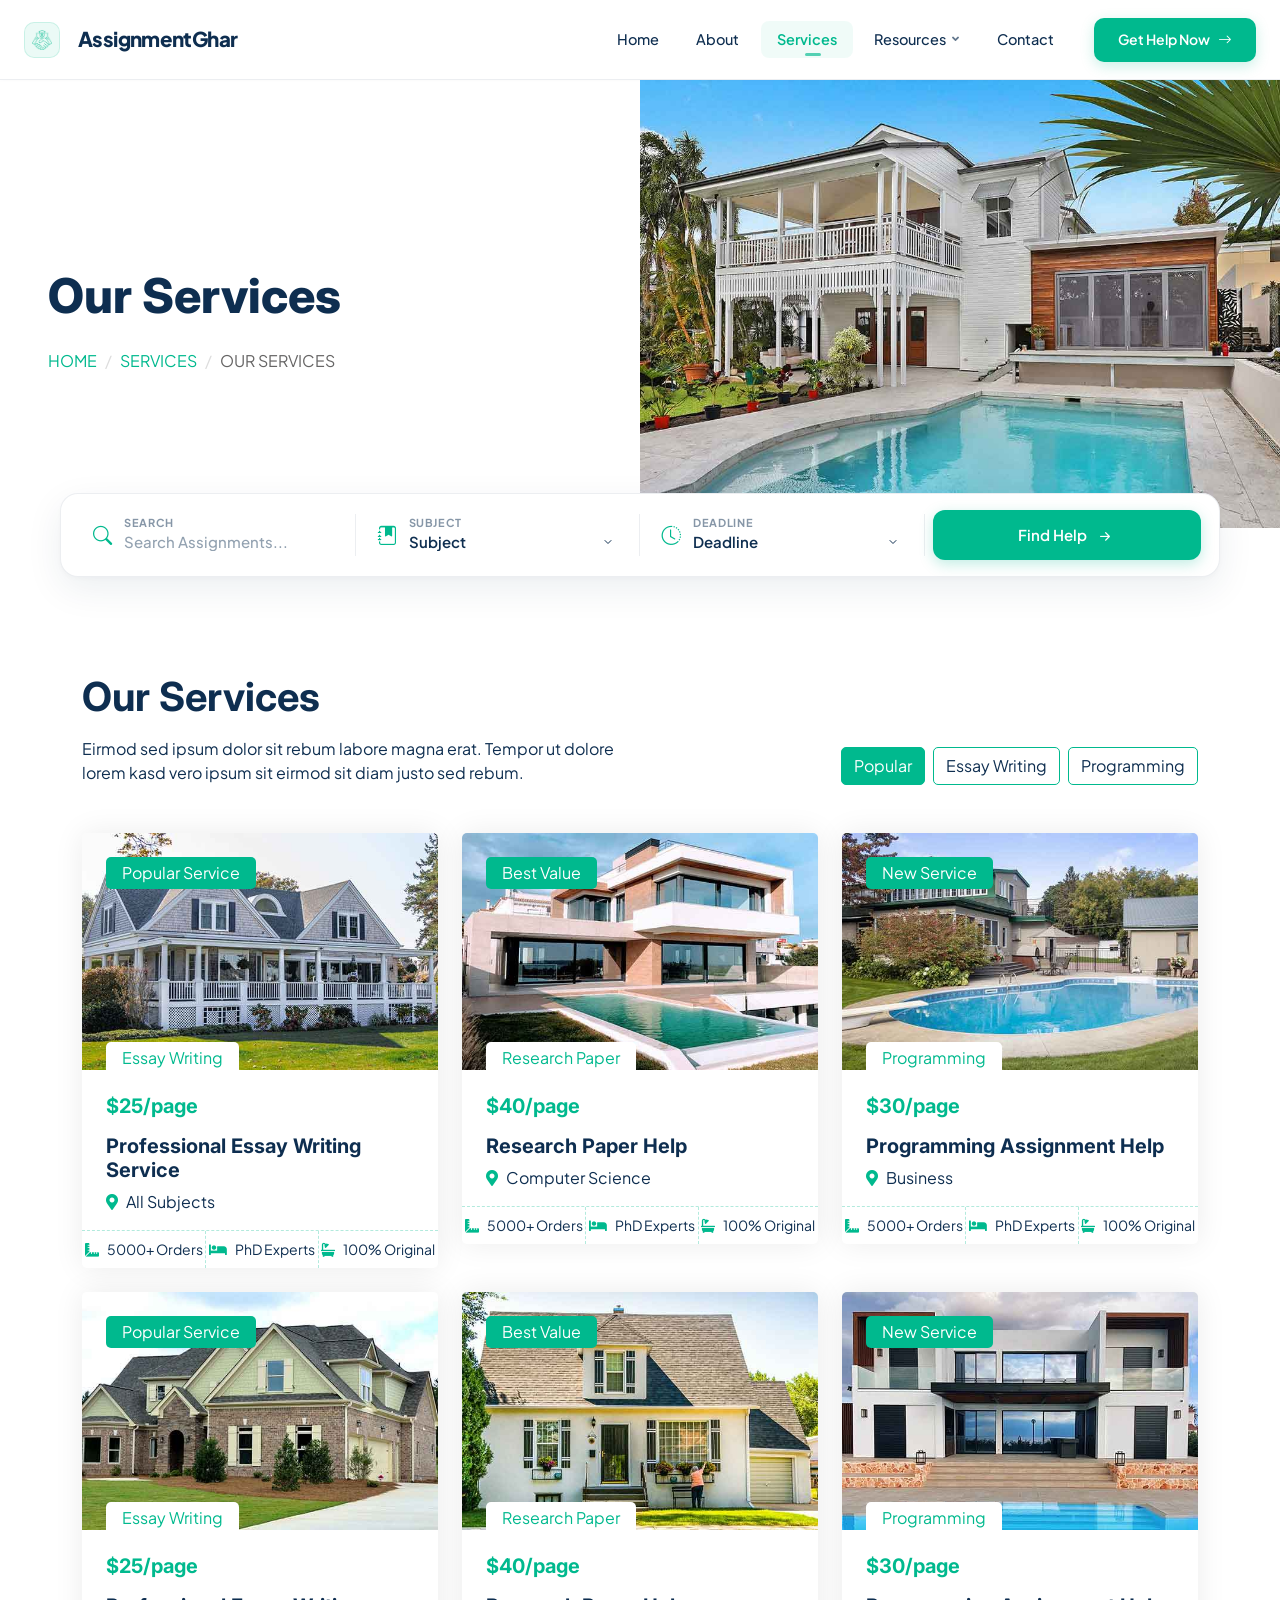
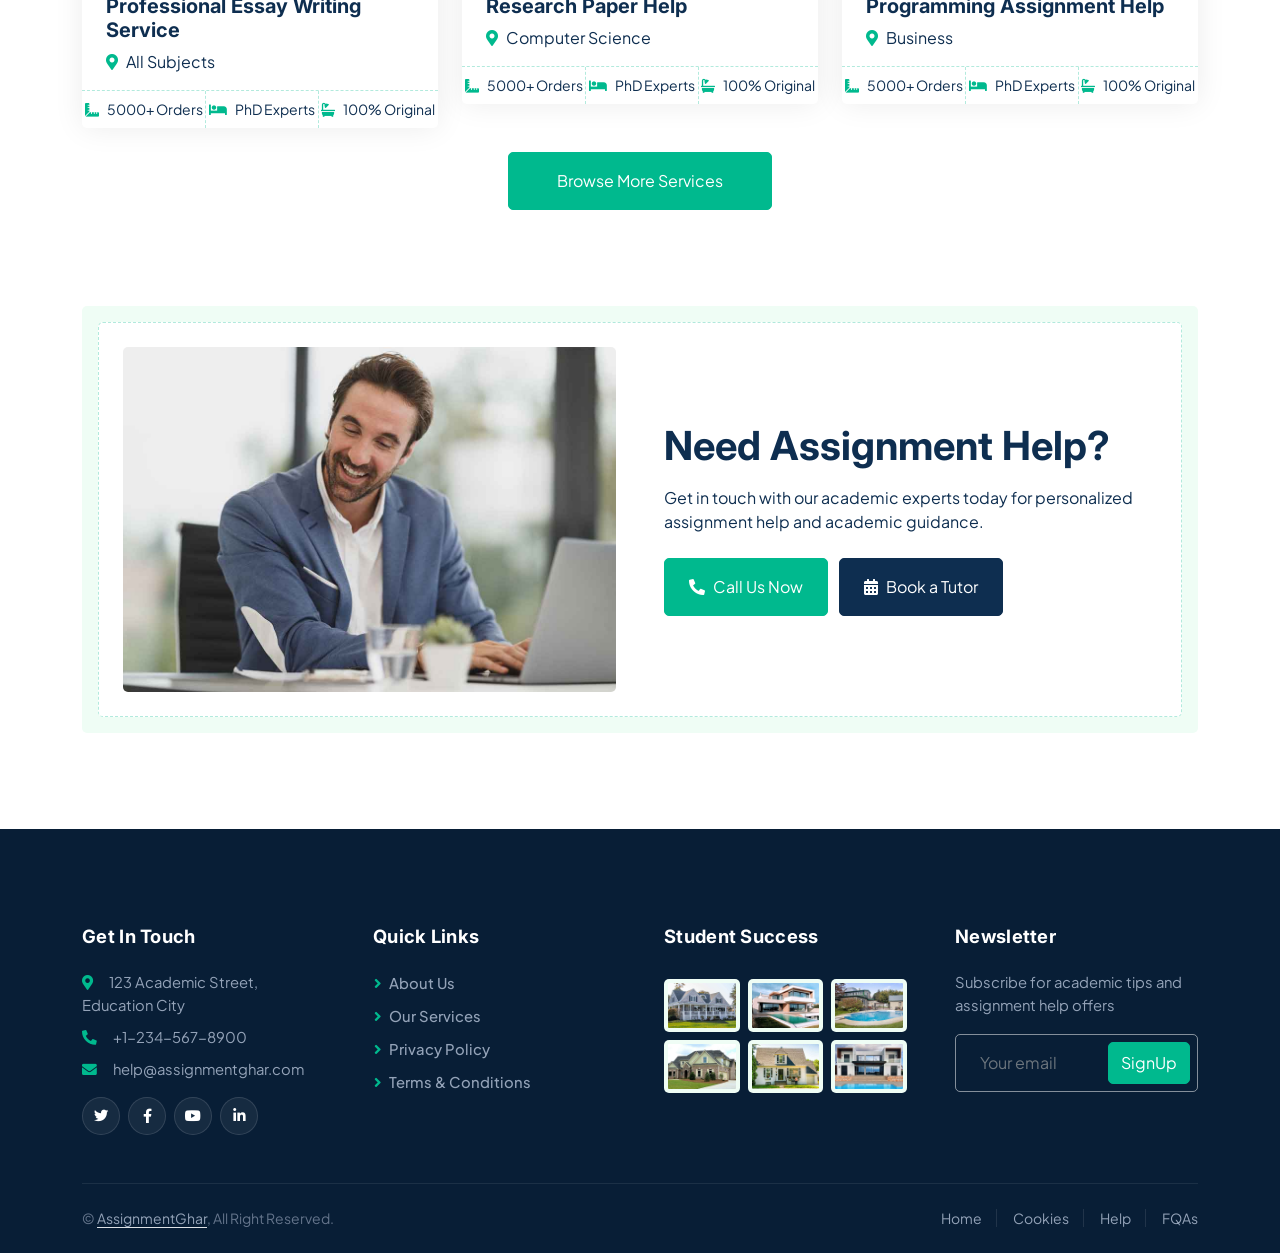
<file: property-list.html>
<!DOCTYPE html>
<html lang="en">

<head>
    <meta charset="utf-8">
    <title>AssignmentGhar - Services | Online Assignment Help & Academic Writing Services</title>
    <meta content="width=device-width, initial-scale=1.0" name="viewport">
    <meta content="assignment help, online assignment, academic writing, homework help, AssignmentGhar" name="keywords">
    <meta content="AssignmentGhar provides professional online assignment help, academic writing, and homework assistance for students. Get expert help now!" name="description">

    <!-- Favicon -->
    <link href="img/favicon.ico" rel="icon">

    <!-- Google Web Fonts -->
    <link rel="preconnect" href="https://fonts.googleapis.com">
    <link rel="preconnect" href="https://fonts.gstatic.com" crossorigin>
    <link href="https://fonts.googleapis.com/css2?family=Plus+Jakarta+Sans:wght@400;500;600;700;800&family=Inter:wght@400;500;600;700;800&display=swap" rel="stylesheet">
    
    <!-- Icon Font Stylesheet -->
    <link href="https://cdnjs.cloudflare.com/ajax/libs/font-awesome/5.10.0/css/all.min.css" rel="stylesheet">
    <link href="https://cdn.jsdelivr.net/npm/bootstrap-icons@1.4.1/font/bootstrap-icons.css" rel="stylesheet">

    <!-- Libraries Stylesheet -->
    <link href="lib/animate/animate.min.css" rel="stylesheet">
    <link href="lib/owlcarousel/assets/owl.carousel.min.css" rel="stylesheet">

    <!-- Customized Bootstrap Stylesheet -->
    <link href="css/bootstrap.min.css" rel="stylesheet">

    <!-- Template Stylesheet -->
    <link href="css/style.css" rel="stylesheet">
</head>

<body>
    <div class="container-xxl bg-white p-0">
        <!-- Spinner Start -->
        <div id="spinner" class="show bg-white position-fixed translate-middle w-100 vh-100 top-50 start-50 d-flex align-items-center justify-content-center">
            <div class="spinner-border text-primary" style="width: 3rem; height: 3rem;" role="status">
                <span class="sr-only">Loading...</span>
            </div>
        </div>
        <!-- Spinner End -->


        <!-- Navbar Start -->
        <div class="container-fluid nav-bar bg-white">
            <nav class="navbar navbar-expand-lg bg-white navbar-light px-3 px-lg-5">
                <a href="index.html" class="navbar-brand d-flex align-items-center me-4">
                    <div class="brand-icon-wrapper me-2">
                        <img class="img-fluid" src="img/icon-deal.png" alt="AssignmentGhar Logo" style="width: 20px; height: 20px;">
                    </div>
                    <h1 class="m-0 text-primary brand-title">AssignmentGhar</h1>
                </a>
                <button type="button" class="navbar-toggler" data-bs-toggle="collapse" data-bs-target="#navbarCollapse" aria-label="Toggle navigation">
                    <span class="navbar-toggler-icon"></span>
                </button>
                <div class="collapse navbar-collapse" id="navbarCollapse">
                    <div class="navbar-nav ms-auto py-2 py-lg-0">
                        <a href="index.html" class="nav-item nav-link">Home</a>
                        <a href="about.html" class="nav-item nav-link">About</a>
                        <div class="nav-item dropdown">
                            <a href="#" class="nav-link dropdown-toggle active" data-bs-toggle="dropdown">Services</a>
                            <div class="dropdown-menu m-0">
                                <a href="property-list.html" class="dropdown-item active">Assignment Help</a>
                                <a href="property-type.html" class="dropdown-item">Essay Writing</a>
                                <a href="property-agent.html" class="dropdown-item">Research Paper</a>
                                <a href="property-agent.html" class="dropdown-item">Programming Help</a>
                            </div>
                        </div>
                        <div class="nav-item dropdown">
                            <a href="#" class="nav-link dropdown-toggle" data-bs-toggle="dropdown">Resources</a>
                            <div class="dropdown-menu m-0">
                                <a href="testimonial.html" class="dropdown-item">Testimonials</a>
                                <a href="404.html" class="dropdown-item">404 Error</a>
                            </div>
                        </div>
                        <a href="contact.html" class="nav-item nav-link">Contact</a>
                    </div>
                    <div class="d-flex align-items-center ms-lg-4 mt-3 mt-lg-0">
                        <a href="contact.html" class="nav-cta-btn">
                            <span>Get Help Now</span>
                            <i class="bi bi-arrow-right"></i>
                        </a>
                    </div>
                </div>
            </nav>
        </div>
        <!-- Navbar End -->


        <!-- Header Start -->
        <div class="container-fluid header bg-white p-0">
            <div class="row g-0 align-items-center flex-column-reverse flex-md-row">
                <div class="col-md-6 p-5 mt-lg-5">
                    <h1 class="display-5 animated fadeIn mb-4">Our Services</h1> 
                        <nav aria-label="breadcrumb animated fadeIn">
                        <ol class="breadcrumb text-uppercase">
                            <li class="breadcrumb-item"><a href="#">Home</a></li>
                            <li class="breadcrumb-item"><a href="#">Services</a></li>
                            <li class="breadcrumb-item text-body active" aria-current="page">Our Services</li>
                        </ol>
                    </nav>
                </div>
                <div class="col-md-6 animated fadeIn">
                    <img class="img-fluid" src="img/header.jpg" alt="">
                </div>
            </div>
        </div>
        <!-- Header End -->


        <!-- Search Start -->
        <div class="container-fluid hero-search-section mb-5 wow fadeIn" data-wow-delay="0.1s">
            <div class="container-xxl px-4 px-lg-5">
                <div class="hero-search-card">
                    <form class="row g-0 align-items-center">
                        <div class="col-lg-3 col-md-6 search-field-col">
                            <div class="search-field-wrapper">
                                <i class="bi bi-search search-field-icon"></i>
                                <div class="search-field-content">
                                    <label class="search-field-label">Search</label>
                                    <input type="text" class="form-control search-input" placeholder="Search Assignments...">
                                </div>
                            </div>
                        </div>
                        <div class="col-lg-3 col-md-6 search-field-col">
                            <div class="search-field-wrapper">
                                <i class="bi bi-journal-bookmark-fill search-field-icon"></i>
                                <div class="search-field-content">
                                    <label class="search-field-label">Subject</label>
                                    <select class="form-select search-select">
                                        <option selected>Subject</option>
                                        <option value="1">Subject 1</option>
                                        <option value="2">Subject 2</option>
                                        <option value="3">Subject 3</option>
                                    </select>
                                </div>
                            </div>
                        </div>
                        <div class="col-lg-3 col-md-6 search-field-col">
                            <div class="search-field-wrapper">
                                <i class="bi bi-clock-history search-field-icon"></i>
                                <div class="search-field-content">
                                    <label class="search-field-label">Deadline</label>
                                    <select class="form-select search-select">
                                        <option selected>Deadline</option>
                                        <option value="1">Deadline 1</option>
                                        <option value="2">Deadline 2</option>
                                        <option value="3">Deadline 3</option>
                                    </select>
                                </div>
                            </div>
                        </div>
                        <div class="col-lg-3 col-md-6 search-btn-col">
                            <button type="submit" class="search-submit-btn">
                                <span>Find Help</span>
                                <i class="bi bi-arrow-right-short fs-5"></i>
                            </button>
                        </div>
                    </form>
                </div>
            </div>
        </div>
        <!-- Search End -->


        <!-- Property List Start -->
        <div class="container-xxl py-5">
            <div class="container">
                <div class="row g-0 gx-5 align-items-end">
                    <div class="col-lg-6">
                        <div class="text-start mx-auto mb-5 wow slideInLeft" data-wow-delay="0.1s">
                            <h1 class="mb-3">Our Services</h1>
                            <p>Eirmod sed ipsum dolor sit rebum labore magna erat. Tempor ut dolore lorem kasd vero ipsum sit eirmod sit diam justo sed rebum.</p>
                        </div>
                    </div>
                    <div class="col-lg-6 text-start text-lg-end wow slideInRight" data-wow-delay="0.1s">
                        <ul class="nav nav-pills d-inline-flex justify-content-end mb-5">
                            <li class="nav-item me-2">
                                <a class="btn btn-outline-primary active" data-bs-toggle="pill" href="#tab-1">Popular</a>
                            </li>
                            <li class="nav-item me-2">
                                <a class="btn btn-outline-primary" data-bs-toggle="pill" href="#tab-2">Essay Writing</a>
                            </li>
                            <li class="nav-item me-0">
                                <a class="btn btn-outline-primary" data-bs-toggle="pill" href="#tab-3">Programming</a>
                            </li>
                        </ul>
                    </div>
                </div>
                <div class="tab-content">
                    <div id="tab-1" class="tab-pane fade show p-0 active">
                        <div class="row g-4">
                            <div class="col-lg-4 col-md-6 wow fadeInUp" data-wow-delay="0.1s">
                                <div class="property-item rounded overflow-hidden">
                                    <div class="position-relative overflow-hidden">
                                        <a href=""><img class="img-fluid" src="img/property-1.jpg" alt=""></a>
                                        <div class="bg-primary rounded text-white position-absolute start-0 top-0 m-4 py-1 px-3">Popular Service</div>
                                        <div class="bg-white rounded-top text-primary position-absolute start-0 bottom-0 mx-4 pt-1 px-3">Essay Writing</div>
                                    </div>
                                    <div class="p-4 pb-0">
                                        <h5 class="text-primary mb-3">$25/page</h5>
                                        <a class="d-block h5 mb-2" href="">Professional Essay Writing Service</a>
                                        <p><i class="fa fa-map-marker-alt text-primary me-2"></i>All Subjects</p>
                                    </div>
                                    <div class="d-flex border-top">
                                        <small class="flex-fill text-center border-end py-2"><i class="fa fa-ruler-combined text-primary me-2"></i>5000+ Orders</small>
                                        <small class="flex-fill text-center border-end py-2"><i class="fa fa-bed text-primary me-2"></i>PhD Experts</small>
                                        <small class="flex-fill text-center py-2"><i class="fa fa-bath text-primary me-2"></i>100% Original</small>
                                    </div>
                                </div>
                            </div>
                            <div class="col-lg-4 col-md-6 wow fadeInUp" data-wow-delay="0.3s">
                                <div class="property-item rounded overflow-hidden">
                                    <div class="position-relative overflow-hidden">
                                        <a href=""><img class="img-fluid" src="img/property-2.jpg" alt=""></a>
                                        <div class="bg-primary rounded text-white position-absolute start-0 top-0 m-4 py-1 px-3">Best Value</div>
                                        <div class="bg-white rounded-top text-primary position-absolute start-0 bottom-0 mx-4 pt-1 px-3">Research Paper</div>
                                    </div>
                                    <div class="p-4 pb-0">
                                        <h5 class="text-primary mb-3">$40/page</h5>
                                        <a class="d-block h5 mb-2" href="">Research Paper Help</a>
                                        <p><i class="fa fa-map-marker-alt text-primary me-2"></i>Computer Science</p>
                                    </div>
                                    <div class="d-flex border-top">
                                        <small class="flex-fill text-center border-end py-2"><i class="fa fa-ruler-combined text-primary me-2"></i>5000+ Orders</small>
                                        <small class="flex-fill text-center border-end py-2"><i class="fa fa-bed text-primary me-2"></i>PhD Experts</small>
                                        <small class="flex-fill text-center py-2"><i class="fa fa-bath text-primary me-2"></i>100% Original</small>
                                    </div>
                                </div>
                            </div>
                            <div class="col-lg-4 col-md-6 wow fadeInUp" data-wow-delay="0.5s">
                                <div class="property-item rounded overflow-hidden">
                                    <div class="position-relative overflow-hidden">
                                        <a href=""><img class="img-fluid" src="img/property-3.jpg" alt=""></a>
                                        <div class="bg-primary rounded text-white position-absolute start-0 top-0 m-4 py-1 px-3">New Service</div>
                                        <div class="bg-white rounded-top text-primary position-absolute start-0 bottom-0 mx-4 pt-1 px-3">Programming</div>
                                    </div>
                                    <div class="p-4 pb-0">
                                        <h5 class="text-primary mb-3">$30/page</h5>
                                        <a class="d-block h5 mb-2" href="">Programming Assignment Help</a>
                                        <p><i class="fa fa-map-marker-alt text-primary me-2"></i>Business</p>
                                    </div>
                                    <div class="d-flex border-top">
                                        <small class="flex-fill text-center border-end py-2"><i class="fa fa-ruler-combined text-primary me-2"></i>5000+ Orders</small>
                                        <small class="flex-fill text-center border-end py-2"><i class="fa fa-bed text-primary me-2"></i>PhD Experts</small>
                                        <small class="flex-fill text-center py-2"><i class="fa fa-bath text-primary me-2"></i>100% Original</small>
                                    </div>
                                </div>
                            </div>
                            <div class="col-lg-4 col-md-6 wow fadeInUp" data-wow-delay="0.1s">
                                <div class="property-item rounded overflow-hidden">
                                    <div class="position-relative overflow-hidden">
                                        <a href=""><img class="img-fluid" src="img/property-4.jpg" alt=""></a>
                                        <div class="bg-primary rounded text-white position-absolute start-0 top-0 m-4 py-1 px-3">Popular Service</div>
                                        <div class="bg-white rounded-top text-primary position-absolute start-0 bottom-0 mx-4 pt-1 px-3">Essay Writing</div>
                                    </div>
                                    <div class="p-4 pb-0">
                                        <h5 class="text-primary mb-3">$25/page</h5>
                                        <a class="d-block h5 mb-2" href="">Professional Essay Writing Service</a>
                                        <p><i class="fa fa-map-marker-alt text-primary me-2"></i>All Subjects</p>
                                    </div>
                                    <div class="d-flex border-top">
                                        <small class="flex-fill text-center border-end py-2"><i class="fa fa-ruler-combined text-primary me-2"></i>5000+ Orders</small>
                                        <small class="flex-fill text-center border-end py-2"><i class="fa fa-bed text-primary me-2"></i>PhD Experts</small>
                                        <small class="flex-fill text-center py-2"><i class="fa fa-bath text-primary me-2"></i>100% Original</small>
                                    </div>
                                </div>
                            </div>
                            <div class="col-lg-4 col-md-6 wow fadeInUp" data-wow-delay="0.3s">
                                <div class="property-item rounded overflow-hidden">
                                    <div class="position-relative overflow-hidden">
                                        <a href=""><img class="img-fluid" src="img/property-5.jpg" alt=""></a>
                                        <div class="bg-primary rounded text-white position-absolute start-0 top-0 m-4 py-1 px-3">Best Value</div>
                                        <div class="bg-white rounded-top text-primary position-absolute start-0 bottom-0 mx-4 pt-1 px-3">Research Paper</div>
                                    </div>
                                    <div class="p-4 pb-0">
                                        <h5 class="text-primary mb-3">$40/page</h5>
                                        <a class="d-block h5 mb-2" href="">Research Paper Help</a>
                                        <p><i class="fa fa-map-marker-alt text-primary me-2"></i>Computer Science</p>
                                    </div>
                                    <div class="d-flex border-top">
                                        <small class="flex-fill text-center border-end py-2"><i class="fa fa-ruler-combined text-primary me-2"></i>5000+ Orders</small>
                                        <small class="flex-fill text-center border-end py-2"><i class="fa fa-bed text-primary me-2"></i>PhD Experts</small>
                                        <small class="flex-fill text-center py-2"><i class="fa fa-bath text-primary me-2"></i>100% Original</small>
                                    </div>
                                </div>
                            </div>
                            <div class="col-lg-4 col-md-6 wow fadeInUp" data-wow-delay="0.5s">
                                <div class="property-item rounded overflow-hidden">
                                    <div class="position-relative overflow-hidden">
                                        <a href=""><img class="img-fluid" src="img/property-6.jpg" alt=""></a>
                                        <div class="bg-primary rounded text-white position-absolute start-0 top-0 m-4 py-1 px-3">New Service</div>
                                        <div class="bg-white rounded-top text-primary position-absolute start-0 bottom-0 mx-4 pt-1 px-3">Programming</div>
                                    </div>
                                    <div class="p-4 pb-0">
                                        <h5 class="text-primary mb-3">$30/page</h5>
                                        <a class="d-block h5 mb-2" href="">Programming Assignment Help</a>
                                        <p><i class="fa fa-map-marker-alt text-primary me-2"></i>Business</p>
                                    </div>
                                    <div class="d-flex border-top">
                                        <small class="flex-fill text-center border-end py-2"><i class="fa fa-ruler-combined text-primary me-2"></i>5000+ Orders</small>
                                        <small class="flex-fill text-center border-end py-2"><i class="fa fa-bed text-primary me-2"></i>PhD Experts</small>
                                        <small class="flex-fill text-center py-2"><i class="fa fa-bath text-primary me-2"></i>100% Original</small>
                                    </div>
                                </div>
                            </div>
                            <div class="col-12 text-center wow fadeInUp" data-wow-delay="0.1s">
                                <a class="btn btn-primary py-3 px-5" href="">Browse More Services</a>
                            </div>
                        </div>
                    </div>
                    <div id="tab-2" class="tab-pane fade show p-0">
                        <div class="row g-4">
                            <div class="col-lg-4 col-md-6">
                                <div class="property-item rounded overflow-hidden">
                                    <div class="position-relative overflow-hidden">
                                        <a href=""><img class="img-fluid" src="img/property-1.jpg" alt=""></a>
                                        <div class="bg-primary rounded text-white position-absolute start-0 top-0 m-4 py-1 px-3">Popular Service</div>
                                        <div class="bg-white rounded-top text-primary position-absolute start-0 bottom-0 mx-4 pt-1 px-3">Essay Writing</div>
                                    </div>
                                    <div class="p-4 pb-0">
                                        <h5 class="text-primary mb-3">$25/page</h5>
                                        <a class="d-block h5 mb-2" href="">Professional Essay Writing Service</a>
                                        <p><i class="fa fa-map-marker-alt text-primary me-2"></i>All Subjects</p>
                                    </div>
                                    <div class="d-flex border-top">
                                        <small class="flex-fill text-center border-end py-2"><i class="fa fa-ruler-combined text-primary me-2"></i>5000+ Orders</small>
                                        <small class="flex-fill text-center border-end py-2"><i class="fa fa-bed text-primary me-2"></i>PhD Experts</small>
                                        <small class="flex-fill text-center py-2"><i class="fa fa-bath text-primary me-2"></i>100% Original</small>
                                    </div>
                                </div>
                            </div>
                            <div class="col-lg-4 col-md-6">
                                <div class="property-item rounded overflow-hidden">
                                    <div class="position-relative overflow-hidden">
                                        <a href=""><img class="img-fluid" src="img/property-2.jpg" alt=""></a>
                                        <div class="bg-primary rounded text-white position-absolute start-0 top-0 m-4 py-1 px-3">Best Value</div>
                                        <div class="bg-white rounded-top text-primary position-absolute start-0 bottom-0 mx-4 pt-1 px-3">Research Paper</div>
                                    </div>
                                    <div class="p-4 pb-0">
                                        <h5 class="text-primary mb-3">$40/page</h5>
                                        <a class="d-block h5 mb-2" href="">Research Paper Help</a>
                                        <p><i class="fa fa-map-marker-alt text-primary me-2"></i>Computer Science</p>
                                    </div>
                                    <div class="d-flex border-top">
                                        <small class="flex-fill text-center border-end py-2"><i class="fa fa-ruler-combined text-primary me-2"></i>5000+ Orders</small>
                                        <small class="flex-fill text-center border-end py-2"><i class="fa fa-bed text-primary me-2"></i>PhD Experts</small>
                                        <small class="flex-fill text-center py-2"><i class="fa fa-bath text-primary me-2"></i>100% Original</small>
                                    </div>
                                </div>
                            </div>
                            <div class="col-lg-4 col-md-6">
                                <div class="property-item rounded overflow-hidden">
                                    <div class="position-relative overflow-hidden">
                                        <a href=""><img class="img-fluid" src="img/property-3.jpg" alt=""></a>
                                        <div class="bg-primary rounded text-white position-absolute start-0 top-0 m-4 py-1 px-3">New Service</div>
                                        <div class="bg-white rounded-top text-primary position-absolute start-0 bottom-0 mx-4 pt-1 px-3">Programming</div>
                                    </div>
                                    <div class="p-4 pb-0">
                                        <h5 class="text-primary mb-3">$30/page</h5>
                                        <a class="d-block h5 mb-2" href="">Programming Assignment Help</a>
                                        <p><i class="fa fa-map-marker-alt text-primary me-2"></i>Business</p>
                                    </div>
                                    <div class="d-flex border-top">
                                        <small class="flex-fill text-center border-end py-2"><i class="fa fa-ruler-combined text-primary me-2"></i>5000+ Orders</small>
                                        <small class="flex-fill text-center border-end py-2"><i class="fa fa-bed text-primary me-2"></i>PhD Experts</small>
                                        <small class="flex-fill text-center py-2"><i class="fa fa-bath text-primary me-2"></i>100% Original</small>
                                    </div>
                                </div>
                            </div>
                            <div class="col-lg-4 col-md-6">
                                <div class="property-item rounded overflow-hidden">
                                    <div class="position-relative overflow-hidden">
                                        <a href=""><img class="img-fluid" src="img/property-4.jpg" alt=""></a>
                                        <div class="bg-primary rounded text-white position-absolute start-0 top-0 m-4 py-1 px-3">Popular Service</div>
                                        <div class="bg-white rounded-top text-primary position-absolute start-0 bottom-0 mx-4 pt-1 px-3">Essay Writing</div>
                                    </div>
                                    <div class="p-4 pb-0">
                                        <h5 class="text-primary mb-3">$25/page</h5>
                                        <a class="d-block h5 mb-2" href="">Professional Essay Writing Service</a>
                                        <p><i class="fa fa-map-marker-alt text-primary me-2"></i>All Subjects</p>
                                    </div>
                                    <div class="d-flex border-top">
                                        <small class="flex-fill text-center border-end py-2"><i class="fa fa-ruler-combined text-primary me-2"></i>5000+ Orders</small>
                                        <small class="flex-fill text-center border-end py-2"><i class="fa fa-bed text-primary me-2"></i>PhD Experts</small>
                                        <small class="flex-fill text-center py-2"><i class="fa fa-bath text-primary me-2"></i>100% Original</small>
                                    </div>
                                </div>
                            </div>
                            <div class="col-lg-4 col-md-6">
                                <div class="property-item rounded overflow-hidden">
                                    <div class="position-relative overflow-hidden">
                                        <a href=""><img class="img-fluid" src="img/property-5.jpg" alt=""></a>
                                        <div class="bg-primary rounded text-white position-absolute start-0 top-0 m-4 py-1 px-3">Best Value</div>
                                        <div class="bg-white rounded-top text-primary position-absolute start-0 bottom-0 mx-4 pt-1 px-3">Research Paper</div>
                                    </div>
                                    <div class="p-4 pb-0">
                                        <h5 class="text-primary mb-3">$40/page</h5>
                                        <a class="d-block h5 mb-2" href="">Research Paper Help</a>
                                        <p><i class="fa fa-map-marker-alt text-primary me-2"></i>Computer Science</p>
                                    </div>
                                    <div class="d-flex border-top">
                                        <small class="flex-fill text-center border-end py-2"><i class="fa fa-ruler-combined text-primary me-2"></i>5000+ Orders</small>
                                        <small class="flex-fill text-center border-end py-2"><i class="fa fa-bed text-primary me-2"></i>PhD Experts</small>
                                        <small class="flex-fill text-center py-2"><i class="fa fa-bath text-primary me-2"></i>100% Original</small>
                                    </div>
                                </div>
                            </div>
                            <div class="col-lg-4 col-md-6">
                                <div class="property-item rounded overflow-hidden">
                                    <div class="position-relative overflow-hidden">
                                        <a href=""><img class="img-fluid" src="img/property-6.jpg" alt=""></a>
                                        <div class="bg-primary rounded text-white position-absolute start-0 top-0 m-4 py-1 px-3">New Service</div>
                                        <div class="bg-white rounded-top text-primary position-absolute start-0 bottom-0 mx-4 pt-1 px-3">Programming</div>
                                    </div>
                                    <div class="p-4 pb-0">
                                        <h5 class="text-primary mb-3">$30/page</h5>
                                        <a class="d-block h5 mb-2" href="">Programming Assignment Help</a>
                                        <p><i class="fa fa-map-marker-alt text-primary me-2"></i>Business</p>
                                    </div>
                                    <div class="d-flex border-top">
                                        <small class="flex-fill text-center border-end py-2"><i class="fa fa-ruler-combined text-primary me-2"></i>5000+ Orders</small>
                                        <small class="flex-fill text-center border-end py-2"><i class="fa fa-bed text-primary me-2"></i>PhD Experts</small>
                                        <small class="flex-fill text-center py-2"><i class="fa fa-bath text-primary me-2"></i>100% Original</small>
                                    </div>
                                </div>
                            </div>
                            <div class="col-12 text-center">
                                <a class="btn btn-primary py-3 px-5" href="">Browse More Services</a>
                            </div>
                        </div>
                    </div>
                    <div id="tab-3" class="tab-pane fade show p-0">
                        <div class="row g-4">
                            <div class="col-lg-4 col-md-6">
                                <div class="property-item rounded overflow-hidden">
                                    <div class="position-relative overflow-hidden">
                                        <a href=""><img class="img-fluid" src="img/property-1.jpg" alt=""></a>
                                        <div class="bg-primary rounded text-white position-absolute start-0 top-0 m-4 py-1 px-3">Popular Service</div>
                                        <div class="bg-white rounded-top text-primary position-absolute start-0 bottom-0 mx-4 pt-1 px-3">Essay Writing</div>
                                    </div>
                                    <div class="p-4 pb-0">
                                        <h5 class="text-primary mb-3">$25/page</h5>
                                        <a class="d-block h5 mb-2" href="">Professional Essay Writing Service</a>
                                        <p><i class="fa fa-map-marker-alt text-primary me-2"></i>All Subjects</p>
                                    </div>
                                    <div class="d-flex border-top">
                                        <small class="flex-fill text-center border-end py-2"><i class="fa fa-ruler-combined text-primary me-2"></i>5000+ Orders</small>
                                        <small class="flex-fill text-center border-end py-2"><i class="fa fa-bed text-primary me-2"></i>PhD Experts</small>
                                        <small class="flex-fill text-center py-2"><i class="fa fa-bath text-primary me-2"></i>100% Original</small>
                                    </div>
                                </div>
                            </div>
                            <div class="col-lg-4 col-md-6">
                                <div class="property-item rounded overflow-hidden">
                                    <div class="position-relative overflow-hidden">
                                        <a href=""><img class="img-fluid" src="img/property-2.jpg" alt=""></a>
                                        <div class="bg-primary rounded text-white position-absolute start-0 top-0 m-4 py-1 px-3">Best Value</div>
                                        <div class="bg-white rounded-top text-primary position-absolute start-0 bottom-0 mx-4 pt-1 px-3">Research Paper</div>
                                    </div>
                                    <div class="p-4 pb-0">
                                        <h5 class="text-primary mb-3">$40/page</h5>
                                        <a class="d-block h5 mb-2" href="">Research Paper Help</a>
                                        <p><i class="fa fa-map-marker-alt text-primary me-2"></i>Computer Science</p>
                                    </div>
                                    <div class="d-flex border-top">
                                        <small class="flex-fill text-center border-end py-2"><i class="fa fa-ruler-combined text-primary me-2"></i>5000+ Orders</small>
                                        <small class="flex-fill text-center border-end py-2"><i class="fa fa-bed text-primary me-2"></i>PhD Experts</small>
                                        <small class="flex-fill text-center py-2"><i class="fa fa-bath text-primary me-2"></i>100% Original</small>
                                    </div>
                                </div>
                            </div>
                            <div class="col-lg-4 col-md-6">
                                <div class="property-item rounded overflow-hidden">
                                    <div class="position-relative overflow-hidden">
                                        <a href=""><img class="img-fluid" src="img/property-3.jpg" alt=""></a>
                                        <div class="bg-primary rounded text-white position-absolute start-0 top-0 m-4 py-1 px-3">New Service</div>
                                        <div class="bg-white rounded-top text-primary position-absolute start-0 bottom-0 mx-4 pt-1 px-3">Programming</div>
                                    </div>
                                    <div class="p-4 pb-0">
                                        <h5 class="text-primary mb-3">$30/page</h5>
                                        <a class="d-block h5 mb-2" href="">Programming Assignment Help</a>
                                        <p><i class="fa fa-map-marker-alt text-primary me-2"></i>Business</p>
                                    </div>
                                    <div class="d-flex border-top">
                                        <small class="flex-fill text-center border-end py-2"><i class="fa fa-ruler-combined text-primary me-2"></i>5000+ Orders</small>
                                        <small class="flex-fill text-center border-end py-2"><i class="fa fa-bed text-primary me-2"></i>PhD Experts</small>
                                        <small class="flex-fill text-center py-2"><i class="fa fa-bath text-primary me-2"></i>100% Original</small>
                                    </div>
                                </div>
                            </div>
                            <div class="col-lg-4 col-md-6">
                                <div class="property-item rounded overflow-hidden">
                                    <div class="position-relative overflow-hidden">
                                        <a href=""><img class="img-fluid" src="img/property-4.jpg" alt=""></a>
                                        <div class="bg-primary rounded text-white position-absolute start-0 top-0 m-4 py-1 px-3">Popular Service</div>
                                        <div class="bg-white rounded-top text-primary position-absolute start-0 bottom-0 mx-4 pt-1 px-3">Essay Writing</div>
                                    </div>
                                    <div class="p-4 pb-0">
                                        <h5 class="text-primary mb-3">$25/page</h5>
                                        <a class="d-block h5 mb-2" href="">Professional Essay Writing Service</a>
                                        <p><i class="fa fa-map-marker-alt text-primary me-2"></i>All Subjects</p>
                                    </div>
                                    <div class="d-flex border-top">
                                        <small class="flex-fill text-center border-end py-2"><i class="fa fa-ruler-combined text-primary me-2"></i>5000+ Orders</small>
                                        <small class="flex-fill text-center border-end py-2"><i class="fa fa-bed text-primary me-2"></i>PhD Experts</small>
                                        <small class="flex-fill text-center py-2"><i class="fa fa-bath text-primary me-2"></i>100% Original</small>
                                    </div>
                                </div>
                            </div>
                            <div class="col-lg-4 col-md-6">
                                <div class="property-item rounded overflow-hidden">
                                    <div class="position-relative overflow-hidden">
                                        <a href=""><img class="img-fluid" src="img/property-5.jpg" alt=""></a>
                                        <div class="bg-primary rounded text-white position-absolute start-0 top-0 m-4 py-1 px-3">Best Value</div>
                                        <div class="bg-white rounded-top text-primary position-absolute start-0 bottom-0 mx-4 pt-1 px-3">Research Paper</div>
                                    </div>
                                    <div class="p-4 pb-0">
                                        <h5 class="text-primary mb-3">$40/page</h5>
                                        <a class="d-block h5 mb-2" href="">Research Paper Help</a>
                                        <p><i class="fa fa-map-marker-alt text-primary me-2"></i>Computer Science</p>
                                    </div>
                                    <div class="d-flex border-top">
                                        <small class="flex-fill text-center border-end py-2"><i class="fa fa-ruler-combined text-primary me-2"></i>5000+ Orders</small>
                                        <small class="flex-fill text-center border-end py-2"><i class="fa fa-bed text-primary me-2"></i>PhD Experts</small>
                                        <small class="flex-fill text-center py-2"><i class="fa fa-bath text-primary me-2"></i>100% Original</small>
                                    </div>
                                </div>
                            </div>
                            <div class="col-lg-4 col-md-6">
                                <div class="property-item rounded overflow-hidden">
                                    <div class="position-relative overflow-hidden">
                                        <a href=""><img class="img-fluid" src="img/property-6.jpg" alt=""></a>
                                        <div class="bg-primary rounded text-white position-absolute start-0 top-0 m-4 py-1 px-3">New Service</div>
                                        <div class="bg-white rounded-top text-primary position-absolute start-0 bottom-0 mx-4 pt-1 px-3">Programming</div>
                                    </div>
                                    <div class="p-4 pb-0">
                                        <h5 class="text-primary mb-3">$30/page</h5>
                                        <a class="d-block h5 mb-2" href="">Programming Assignment Help</a>
                                        <p><i class="fa fa-map-marker-alt text-primary me-2"></i>Business</p>
                                    </div>
                                    <div class="d-flex border-top">
                                        <small class="flex-fill text-center border-end py-2"><i class="fa fa-ruler-combined text-primary me-2"></i>5000+ Orders</small>
                                        <small class="flex-fill text-center border-end py-2"><i class="fa fa-bed text-primary me-2"></i>PhD Experts</small>
                                        <small class="flex-fill text-center py-2"><i class="fa fa-bath text-primary me-2"></i>100% Original</small>
                                    </div>
                                </div>
                            </div>
                            <div class="col-12 text-center">
                                <a class="btn btn-primary py-3 px-5" href="">Browse More Services</a>
                            </div>
                        </div>
                    </div>
                </div>
            </div>
        </div>
        <!-- Property List End -->


        <!-- Call to Action Start -->
        <div class="container-xxl py-5">
            <div class="container">
                <div class="bg-light rounded p-3">
                    <div class="bg-white rounded p-4" style="border: 1px dashed rgba(0, 185, 142, .3)">
                        <div class="row g-5 align-items-center">
                            <div class="col-lg-6 wow fadeIn" data-wow-delay="0.1s">
                                <img class="img-fluid rounded w-100" src="img/call-to-action.jpg" alt="">
                            </div>
                            <div class="col-lg-6 wow fadeIn" data-wow-delay="0.5s">
                                <div class="mb-4">
                                    <h1 class="mb-3">Need Assignment Help?</h1>
                                    <p>Get in touch with our academic experts today for personalized assignment help and academic guidance.</p>
                                </div>
                                <a href="" class="btn btn-primary py-3 px-4 me-2"><i class="fa fa-phone-alt me-2"></i>Call Us Now</a>
                                <a href="" class="btn btn-dark py-3 px-4"><i class="fa fa-calendar-alt me-2"></i>Book a Tutor</a>
                            </div>
                        </div>
                    </div>
                </div>
            </div>
        </div>
        <!-- Call to Action End -->
        
        
        <!-- Footer Start -->
        <div class="container-fluid bg-dark text-white-50 footer pt-5 mt-5 wow fadeIn" data-wow-delay="0.1s">
            <div class="container py-5">
                <div class="row g-5">
                    <div class="col-lg-3 col-md-6">
                        <h5 class="text-white mb-4">Get In Touch</h5>
                        <p class="mb-2"><i class="fa fa-map-marker-alt me-3"></i>123 Academic Street, Education City</p>
                        <p class="mb-2"><i class="fa fa-phone-alt me-3"></i>+1-234-567-8900</p>
                        <p class="mb-2"><i class="fa fa-envelope me-3"></i>help@assignmentghar.com</p>
                        <div class="d-flex pt-2">
                            <a class="btn btn-outline-light btn-social" href=""><i class="fab fa-twitter"></i></a>
                            <a class="btn btn-outline-light btn-social" href=""><i class="fab fa-facebook-f"></i></a>
                            <a class="btn btn-outline-light btn-social" href=""><i class="fab fa-youtube"></i></a>
                            <a class="btn btn-outline-light btn-social" href=""><i class="fab fa-linkedin-in"></i></a>
                        </div>
                    </div>
                    <div class="col-lg-3 col-md-6">
                        <h5 class="text-white mb-4">Quick Links</h5>
                        <a class="btn btn-link text-white-50" href="">About Us</a>
                        <a class="btn btn-link text-white-50" href="">Our Services</a>
                        <a class="btn btn-link text-white-50" href="">Privacy Policy</a>
                        <a class="btn btn-link text-white-50" href="">Terms & Conditions</a>
                    </div>
                    <div class="col-lg-3 col-md-6">
                        <h5 class="text-white mb-4">Student Success</h5>
                        <div class="row g-2 pt-2">
                            <div class="col-4">
                                <img class="img-fluid rounded bg-light p-1" src="img/property-1.jpg" alt="">
                            </div>
                            <div class="col-4">
                                <img class="img-fluid rounded bg-light p-1" src="img/property-2.jpg" alt="">
                            </div>
                            <div class="col-4">
                                <img class="img-fluid rounded bg-light p-1" src="img/property-3.jpg" alt="">
                            </div>
                            <div class="col-4">
                                <img class="img-fluid rounded bg-light p-1" src="img/property-4.jpg" alt="">
                            </div>
                            <div class="col-4">
                                <img class="img-fluid rounded bg-light p-1" src="img/property-5.jpg" alt="">
                            </div>
                            <div class="col-4">
                                <img class="img-fluid rounded bg-light p-1" src="img/property-6.jpg" alt="">
                            </div>
                        </div>
                    </div>
                    <div class="col-lg-3 col-md-6">
                        <h5 class="text-white mb-4">Newsletter</h5>
                        <p>Subscribe for academic tips and assignment help offers</p>
                        <div class="position-relative mx-auto" style="max-width: 400px;">
                            <input class="form-control bg-transparent w-100 py-3 ps-4 pe-5" type="text" placeholder="Your email">
                            <button type="button" class="btn btn-primary py-2 position-absolute top-0 end-0 mt-2 me-2">SignUp</button>
                        </div>
                    </div>
                </div>
            </div>
            <div class="container">
                <div class="copyright">
                    <div class="row">
                        <div class="col-md-6 text-center text-md-start mb-3 mb-md-0">
                            &copy; <a class="border-bottom" href="#">AssignmentGhar</a>, All Right Reserved. 
                        </div>
                        <div class="col-md-6 text-center text-md-end">
                            <div class="footer-menu">
                                <a href="">Home</a>
                                <a href="">Cookies</a>
                                <a href="">Help</a>
                                <a href="">FQAs</a>
                            </div>
                        </div>
                    </div>
                </div>
            </div>
        </div>
        <!-- Footer End -->


        <!-- Back to Top -->
        <a href="#" class="btn btn-lg btn-primary btn-lg-square back-to-top"><i class="bi bi-arrow-up"></i></a>
    </div>

    <!-- JavaScript Libraries -->
    <script src="https://code.jquery.com/jquery-3.4.1.min.js"></script>
    <script src="https://cdn.jsdelivr.net/npm/bootstrap@5.0.0/dist/js/bootstrap.bundle.min.js"></script>
    <script src="lib/wow/wow.min.js"></script>
    <script src="lib/easing/easing.min.js"></script>
    <script src="lib/waypoints/waypoints.min.js"></script>
    <script src="lib/owlcarousel/owl.carousel.min.js"></script>

    <!-- Template Javascript -->
    <script src="js/main.js"></script>
</body>

</html>
</file>
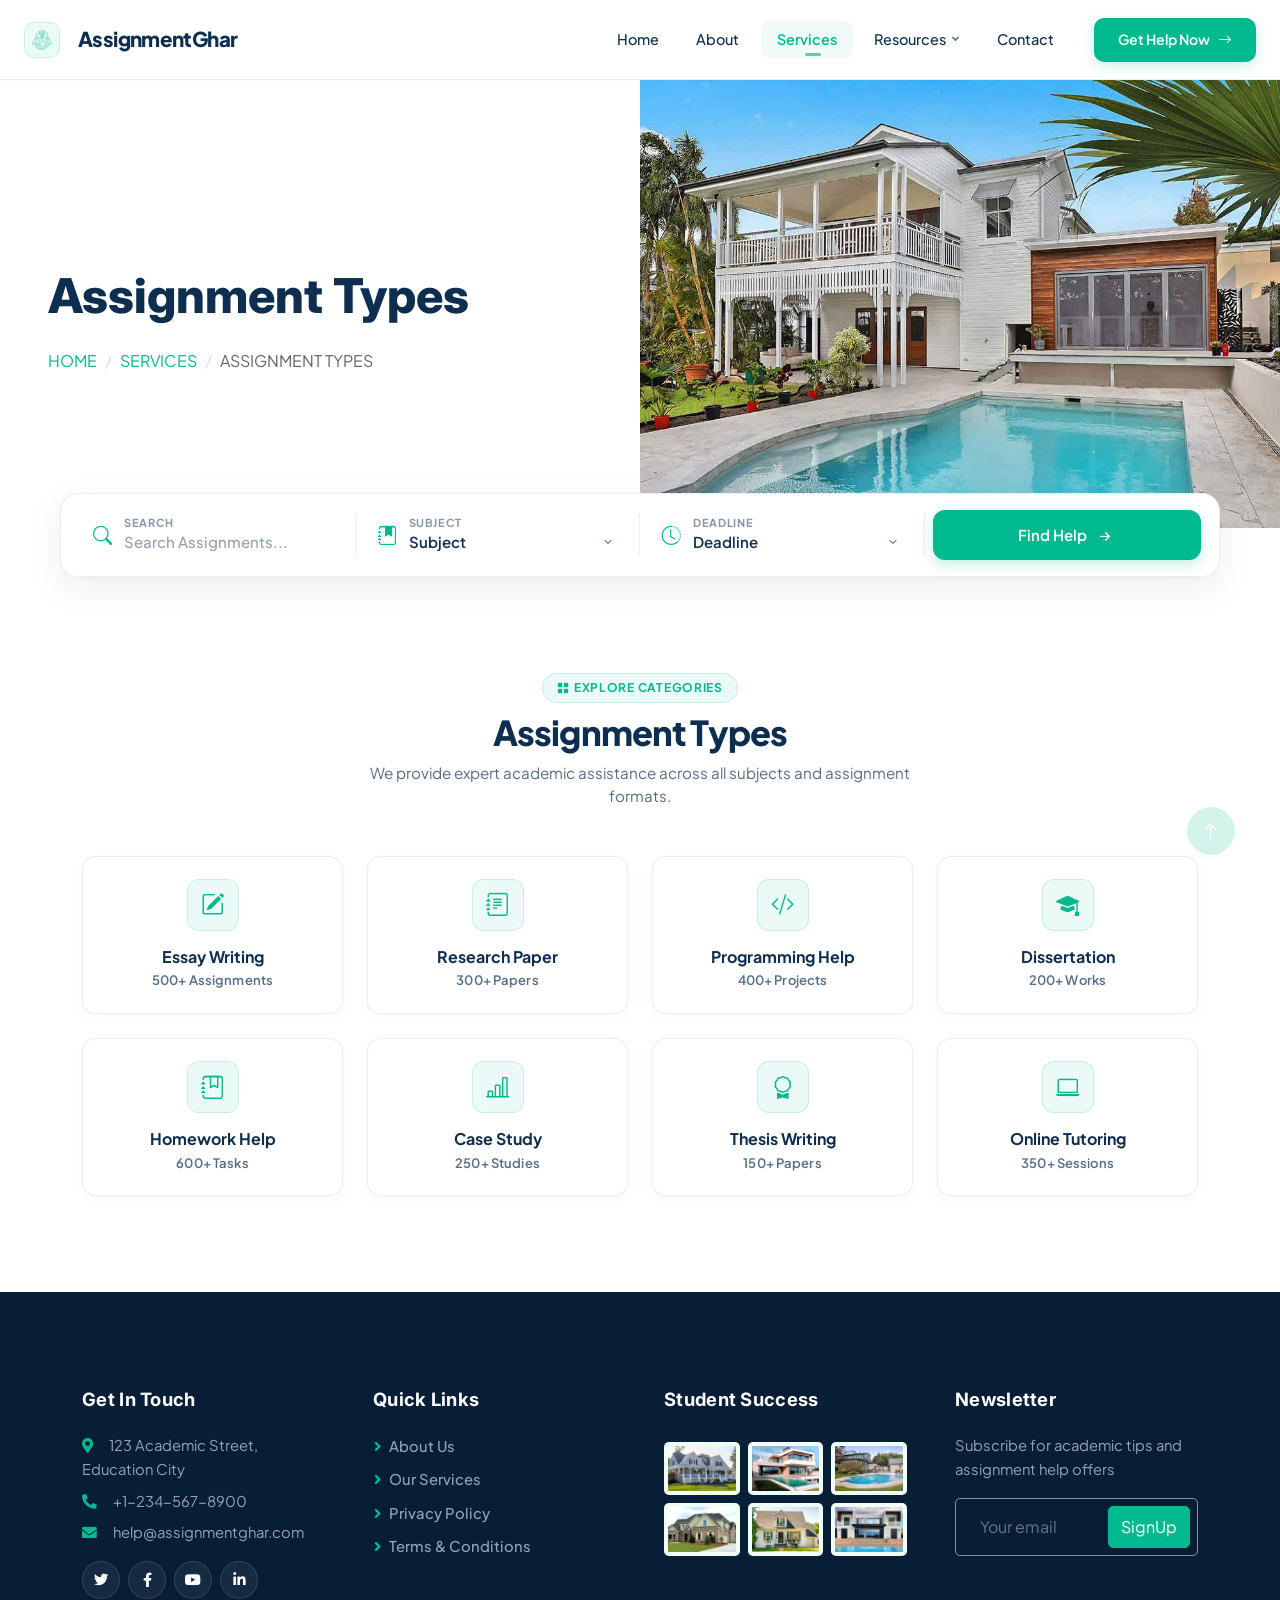
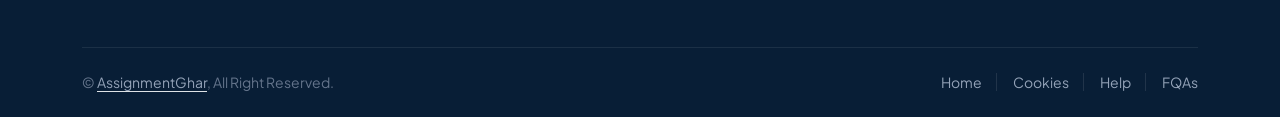
<file: property-type.html>
<!DOCTYPE html>
<html lang="en">

<head>
    <meta charset="utf-8">
    <title>AssignmentGhar - Assignment Types | Online Assignment Help & Academic Writing Services</title>
    <meta content="width=device-width, initial-scale=1.0" name="viewport">
    <meta content="assignment help, online assignment, academic writing, homework help, AssignmentGhar" name="keywords">
    <meta content="AssignmentGhar provides professional online assignment help, academic writing, and homework assistance for students. Get expert help now!" name="description">

    <!-- Favicon -->
    <link href="img/favicon.ico" rel="icon">

    <!-- Google Web Fonts -->
    <link rel="preconnect" href="https://fonts.googleapis.com">
    <link rel="preconnect" href="https://fonts.gstatic.com" crossorigin>
    <link href="https://fonts.googleapis.com/css2?family=Plus+Jakarta+Sans:wght@400;500;600;700;800&family=Inter:wght@400;500;600;700;800&display=swap" rel="stylesheet">
    
    <!-- Icon Font Stylesheet -->
    <link href="https://cdnjs.cloudflare.com/ajax/libs/font-awesome/5.10.0/css/all.min.css" rel="stylesheet">
    <link href="https://cdn.jsdelivr.net/npm/bootstrap-icons@1.11.3/font/bootstrap-icons.min.css" rel="stylesheet">

    <!-- Libraries Stylesheet -->
    <link href="lib/animate/animate.min.css" rel="stylesheet">
    <link href="lib/owlcarousel/assets/owl.carousel.min.css" rel="stylesheet">

    <!-- Customized Bootstrap Stylesheet -->
    <link href="css/bootstrap.min.css" rel="stylesheet">

    <!-- Template Stylesheet -->
    <link href="css/style.css" rel="stylesheet">
</head>

<body>
    <div class="container-xxl bg-white p-0">
        <!-- Spinner Start -->
        <div id="spinner" class="show bg-white position-fixed translate-middle w-100 vh-100 top-50 start-50 d-flex align-items-center justify-content-center">
            <div class="spinner-border text-primary" style="width: 3rem; height: 3rem;" role="status">
                <span class="sr-only">Loading...</span>
            </div>
        </div>
        <!-- Spinner End -->


        <!-- Navbar Start -->
        <div class="container-fluid nav-bar bg-white">
            <nav class="navbar navbar-expand-lg bg-white navbar-light px-3 px-lg-5">
                <a href="index.html" class="navbar-brand d-flex align-items-center me-4">
                    <div class="brand-icon-wrapper me-2">
                        <img class="img-fluid" src="img/icon-deal.png" alt="AssignmentGhar Logo" style="width: 20px; height: 20px;">
                    </div>
                    <h1 class="m-0 text-primary brand-title">AssignmentGhar</h1>
                </a>
                <button type="button" class="navbar-toggler" data-bs-toggle="collapse" data-bs-target="#navbarCollapse" aria-label="Toggle navigation">
                    <span class="navbar-toggler-icon"></span>
                </button>
                <div class="collapse navbar-collapse" id="navbarCollapse">
                    <div class="navbar-nav ms-auto py-2 py-lg-0">
                        <a href="index.html" class="nav-item nav-link">Home</a>
                        <a href="about.html" class="nav-item nav-link">About</a>
                        <div class="nav-item dropdown">
                            <a href="#" class="nav-link dropdown-toggle active" data-bs-toggle="dropdown">Services</a>
                            <div class="dropdown-menu m-0">
                                <a href="property-list.html" class="dropdown-item">Assignment Help</a>
                                <a href="property-type.html" class="dropdown-item active">Essay Writing</a>
                                <a href="property-agent.html" class="dropdown-item">Research Paper</a>
                                <a href="property-agent.html" class="dropdown-item">Programming Help</a>
                            </div>
                        </div>
                        <div class="nav-item dropdown">
                            <a href="#" class="nav-link dropdown-toggle" data-bs-toggle="dropdown">Resources</a>
                            <div class="dropdown-menu m-0">
                                <a href="testimonial.html" class="dropdown-item">Testimonials</a>
                                <a href="404.html" class="dropdown-item">404 Error</a>
                            </div>
                        </div>
                        <a href="contact.html" class="nav-item nav-link">Contact</a>
                    </div>
                    <div class="d-flex align-items-center ms-lg-4 mt-3 mt-lg-0">
                        <a href="contact.html" class="nav-cta-btn">
                            <span>Get Help Now</span>
                            <i class="bi bi-arrow-right"></i>
                        </a>
                    </div>
                </div>
            </nav>
        </div>
        <!-- Navbar End -->


        <!-- Header Start -->
        <div class="container-fluid header bg-white p-0">
            <div class="row g-0 align-items-center flex-column-reverse flex-md-row">
                <div class="col-md-6 p-5 mt-lg-5">
                    <h1 class="display-5 animated fadeIn mb-4">Assignment Types</h1> 
                        <nav aria-label="breadcrumb animated fadeIn">
                        <ol class="breadcrumb text-uppercase">
                            <li class="breadcrumb-item"><a href="#">Home</a></li>
                            <li class="breadcrumb-item"><a href="#">Services</a></li>
                            <li class="breadcrumb-item text-body active" aria-current="page">Assignment Types</li>
                        </ol>
                    </nav>
                </div>
                <div class="col-md-6 animated fadeIn">
                    <img class="img-fluid" src="img/header.jpg" alt="">
                </div>
            </div>
        </div>
        <!-- Header End -->


        <!-- Search Start -->
        <div class="container-fluid hero-search-section mb-5 wow fadeIn" data-wow-delay="0.1s">
            <div class="container-xxl px-4 px-lg-5">
                <div class="hero-search-card">
                    <form class="row g-0 align-items-center">
                        <div class="col-lg-3 col-md-6 search-field-col">
                            <div class="search-field-wrapper">
                                <i class="bi bi-search search-field-icon"></i>
                                <div class="search-field-content">
                                    <label class="search-field-label">Search</label>
                                    <input type="text" class="form-control search-input" placeholder="Search Assignments...">
                                </div>
                            </div>
                        </div>
                        <div class="col-lg-3 col-md-6 search-field-col">
                            <div class="search-field-wrapper">
                                <i class="bi bi-journal-bookmark-fill search-field-icon"></i>
                                <div class="search-field-content">
                                    <label class="search-field-label">Subject</label>
                                    <select class="form-select search-select">
                                        <option selected>Subject</option>
                                        <option value="1">Subject 1</option>
                                        <option value="2">Subject 2</option>
                                        <option value="3">Subject 3</option>
                                    </select>
                                </div>
                            </div>
                        </div>
                        <div class="col-lg-3 col-md-6 search-field-col">
                            <div class="search-field-wrapper">
                                <i class="bi bi-clock-history search-field-icon"></i>
                                <div class="search-field-content">
                                    <label class="search-field-label">Deadline</label>
                                    <select class="form-select search-select">
                                        <option selected>Deadline</option>
                                        <option value="1">Deadline 1</option>
                                        <option value="2">Deadline 2</option>
                                        <option value="3">Deadline 3</option>
                                    </select>
                                </div>
                            </div>
                        </div>
                        <div class="col-lg-3 col-md-6 search-btn-col">
                            <button type="submit" class="search-submit-btn">
                                <span>Find Help</span>
                                <i class="bi bi-arrow-right-short fs-5"></i>
                            </button>
                        </div>
                    </form>
                </div>
            </div>
        </div>
        <!-- Search End -->


        <!-- Category Start -->
        <div class="container-xxl py-5 assignment-types-section">
            <div class="container">
                <div class="text-center mx-auto mb-4 pb-2 wow fadeInUp" data-wow-delay="0.1s" style="max-width: 600px;">
                    <div class="section-badge mb-2">
                        <i class="bi bi-grid-fill me-1"></i>
                        <span>EXPLORE CATEGORIES</span>
                    </div>
                    <h2 class="section-title mb-2">Assignment Types</h2>
                    <p class="section-subtitle">We provide expert academic assistance across all subjects and assignment formats.</p>
                </div>
                <div class="row g-3 g-md-4">
                    <div class="col-lg-3 col-md-6 col-sm-6 wow fadeInUp" data-wow-delay="0.1s">
                        <a class="cat-card d-flex flex-column align-items-center text-center text-decoration-none" href="property-list.html">
                            <div class="cat-icon-box mb-3">
                                <i class="cat-icon bi bi-pencil-square"></i>
                            </div>
                            <h6 class="cat-title mb-1">Essay Writing</h6>
                            <span class="cat-count">500+ Assignments</span>
                        </a>
                    </div>
                    <div class="col-lg-3 col-md-6 col-sm-6 wow fadeInUp" data-wow-delay="0.2s">
                        <a class="cat-card d-flex flex-column align-items-center text-center text-decoration-none" href="property-list.html">
                            <div class="cat-icon-box mb-3">
                                <i class="cat-icon bi bi-journal-text"></i>
                            </div>
                            <h6 class="cat-title mb-1">Research Paper</h6>
                            <span class="cat-count">300+ Papers</span>
                        </a>
                    </div>
                    <div class="col-lg-3 col-md-6 col-sm-6 wow fadeInUp" data-wow-delay="0.3s">
                        <a class="cat-card d-flex flex-column align-items-center text-center text-decoration-none" href="property-list.html">
                            <div class="cat-icon-box mb-3">
                                <i class="cat-icon bi bi-code-slash"></i>
                            </div>
                            <h6 class="cat-title mb-1">Programming Help</h6>
                            <span class="cat-count">400+ Projects</span>
                        </a>
                    </div>
                    <div class="col-lg-3 col-md-6 col-sm-6 wow fadeInUp" data-wow-delay="0.4s">
                        <a class="cat-card d-flex flex-column align-items-center text-center text-decoration-none" href="property-list.html">
                            <div class="cat-icon-box mb-3">
                                <i class="cat-icon bi bi-mortarboard-fill"></i>
                            </div>
                            <h6 class="cat-title mb-1">Dissertation</h6>
                            <span class="cat-count">200+ Works</span>
                        </a>
                    </div>
                    <div class="col-lg-3 col-md-6 col-sm-6 wow fadeInUp" data-wow-delay="0.1s">
                        <a class="cat-card d-flex flex-column align-items-center text-center text-decoration-none" href="property-list.html">
                            <div class="cat-icon-box mb-3">
                                <i class="cat-icon bi bi-journal-bookmark"></i>
                            </div>
                            <h6 class="cat-title mb-1">Homework Help</h6>
                            <span class="cat-count">600+ Tasks</span>
                        </a>
                    </div>
                    <div class="col-lg-3 col-md-6 col-sm-6 wow fadeInUp" data-wow-delay="0.2s">
                        <a class="cat-card d-flex flex-column align-items-center text-center text-decoration-none" href="property-list.html">
                            <div class="cat-icon-box mb-3">
                                <i class="cat-icon bi bi-bar-chart-line"></i>
                            </div>
                            <h6 class="cat-title mb-1">Case Study</h6>
                            <span class="cat-count">250+ Studies</span>
                        </a>
                    </div>
                    <div class="col-lg-3 col-md-6 col-sm-6 wow fadeInUp" data-wow-delay="0.3s">
                        <a class="cat-card d-flex flex-column align-items-center text-center text-decoration-none" href="property-list.html">
                            <div class="cat-icon-box mb-3">
                                <i class="cat-icon bi bi-award"></i>
                            </div>
                            <h6 class="cat-title mb-1">Thesis Writing</h6>
                            <span class="cat-count">150+ Papers</span>
                        </a>
                    </div>
                    <div class="col-lg-3 col-md-6 col-sm-6 wow fadeInUp" data-wow-delay="0.4s">
                        <a class="cat-card d-flex flex-column align-items-center text-center text-decoration-none" href="property-list.html">
                            <div class="cat-icon-box mb-3">
                                <i class="cat-icon bi bi-laptop"></i>
                            </div>
                            <h6 class="cat-title mb-1">Online Tutoring</h6>
                            <span class="cat-count">350+ Sessions</span>
                        </a>
                    </div>
                </div>
            </div>
        </div>
        <!-- Category End -->
        
        
        <!-- Footer Start -->
        <div class="container-fluid bg-dark text-white-50 footer pt-5 mt-5 wow fadeIn" data-wow-delay="0.1s">
            <div class="container py-5">
                <div class="row g-5">
                    <div class="col-lg-3 col-md-6">
                        <h5 class="text-white mb-4">Get In Touch</h5>
                        <p class="mb-2"><i class="fa fa-map-marker-alt me-3"></i>123 Academic Street, Education City</p>
                        <p class="mb-2"><i class="fa fa-phone-alt me-3"></i>+1-234-567-8900</p>
                        <p class="mb-2"><i class="fa fa-envelope me-3"></i>help@assignmentghar.com</p>
                        <div class="d-flex pt-2">
                            <a class="btn btn-outline-light btn-social" href=""><i class="fab fa-twitter"></i></a>
                            <a class="btn btn-outline-light btn-social" href=""><i class="fab fa-facebook-f"></i></a>
                            <a class="btn btn-outline-light btn-social" href=""><i class="fab fa-youtube"></i></a>
                            <a class="btn btn-outline-light btn-social" href=""><i class="fab fa-linkedin-in"></i></a>
                        </div>
                    </div>
                    <div class="col-lg-3 col-md-6">
                        <h5 class="text-white mb-4">Quick Links</h5>
                        <a class="btn btn-link text-white-50" href="">About Us</a>
                        <a class="btn btn-link text-white-50" href="">Our Services</a>
                        <a class="btn btn-link text-white-50" href="">Privacy Policy</a>
                        <a class="btn btn-link text-white-50" href="">Terms & Conditions</a>
                    </div>
                    <div class="col-lg-3 col-md-6">
                        <h5 class="text-white mb-4">Student Success</h5>
                        <div class="row g-2 pt-2">
                            <div class="col-4">
                                <img class="img-fluid rounded bg-light p-1" src="img/property-1.jpg" alt="">
                            </div>
                            <div class="col-4">
                                <img class="img-fluid rounded bg-light p-1" src="img/property-2.jpg" alt="">
                            </div>
                            <div class="col-4">
                                <img class="img-fluid rounded bg-light p-1" src="img/property-3.jpg" alt="">
                            </div>
                            <div class="col-4">
                                <img class="img-fluid rounded bg-light p-1" src="img/property-4.jpg" alt="">
                            </div>
                            <div class="col-4">
                                <img class="img-fluid rounded bg-light p-1" src="img/property-5.jpg" alt="">
                            </div>
                            <div class="col-4">
                                <img class="img-fluid rounded bg-light p-1" src="img/property-6.jpg" alt="">
                            </div>
                        </div>
                    </div>
                    <div class="col-lg-3 col-md-6">
                        <h5 class="text-white mb-4">Newsletter</h5>
                        <p>Subscribe for academic tips and assignment help offers</p>
                        <div class="position-relative mx-auto" style="max-width: 400px;">
                            <input class="form-control bg-transparent w-100 py-3 ps-4 pe-5" type="text" placeholder="Your email">
                            <button type="button" class="btn btn-primary py-2 position-absolute top-0 end-0 mt-2 me-2">SignUp</button>
                        </div>
                    </div>
                </div>
            </div>
            <div class="container">
                <div class="copyright">
                    <div class="row">
                        <div class="col-md-6 text-center text-md-start mb-3 mb-md-0">
                            &copy; <a class="border-bottom" href="#">AssignmentGhar</a>, All Right Reserved. 
                        </div>
                        <div class="col-md-6 text-center text-md-end">
                            <div class="footer-menu">
                                <a href="">Home</a>
                                <a href="">Cookies</a>
                                <a href="">Help</a>
                                <a href="">FQAs</a>
                            </div>
                        </div>
                    </div>
                </div>
            </div>
        </div>
        <!-- Footer End -->


        <!-- Back to Top -->
        <a href="#" class="btn btn-lg btn-primary btn-lg-square back-to-top"><i class="bi bi-arrow-up"></i></a>
    </div>

    <!-- JavaScript Libraries -->
    <script src="https://code.jquery.com/jquery-3.4.1.min.js"></script>
    <script src="https://cdn.jsdelivr.net/npm/bootstrap@5.0.0/dist/js/bootstrap.bundle.min.js"></script>
    <script src="lib/wow/wow.min.js"></script>
    <script src="lib/easing/easing.min.js"></script>
    <script src="lib/waypoints/waypoints.min.js"></script>
    <script src="lib/owlcarousel/owl.carousel.min.js"></script>

    <!-- Template Javascript -->
    <script src="js/main.js"></script>
</body>

</html>
</file>
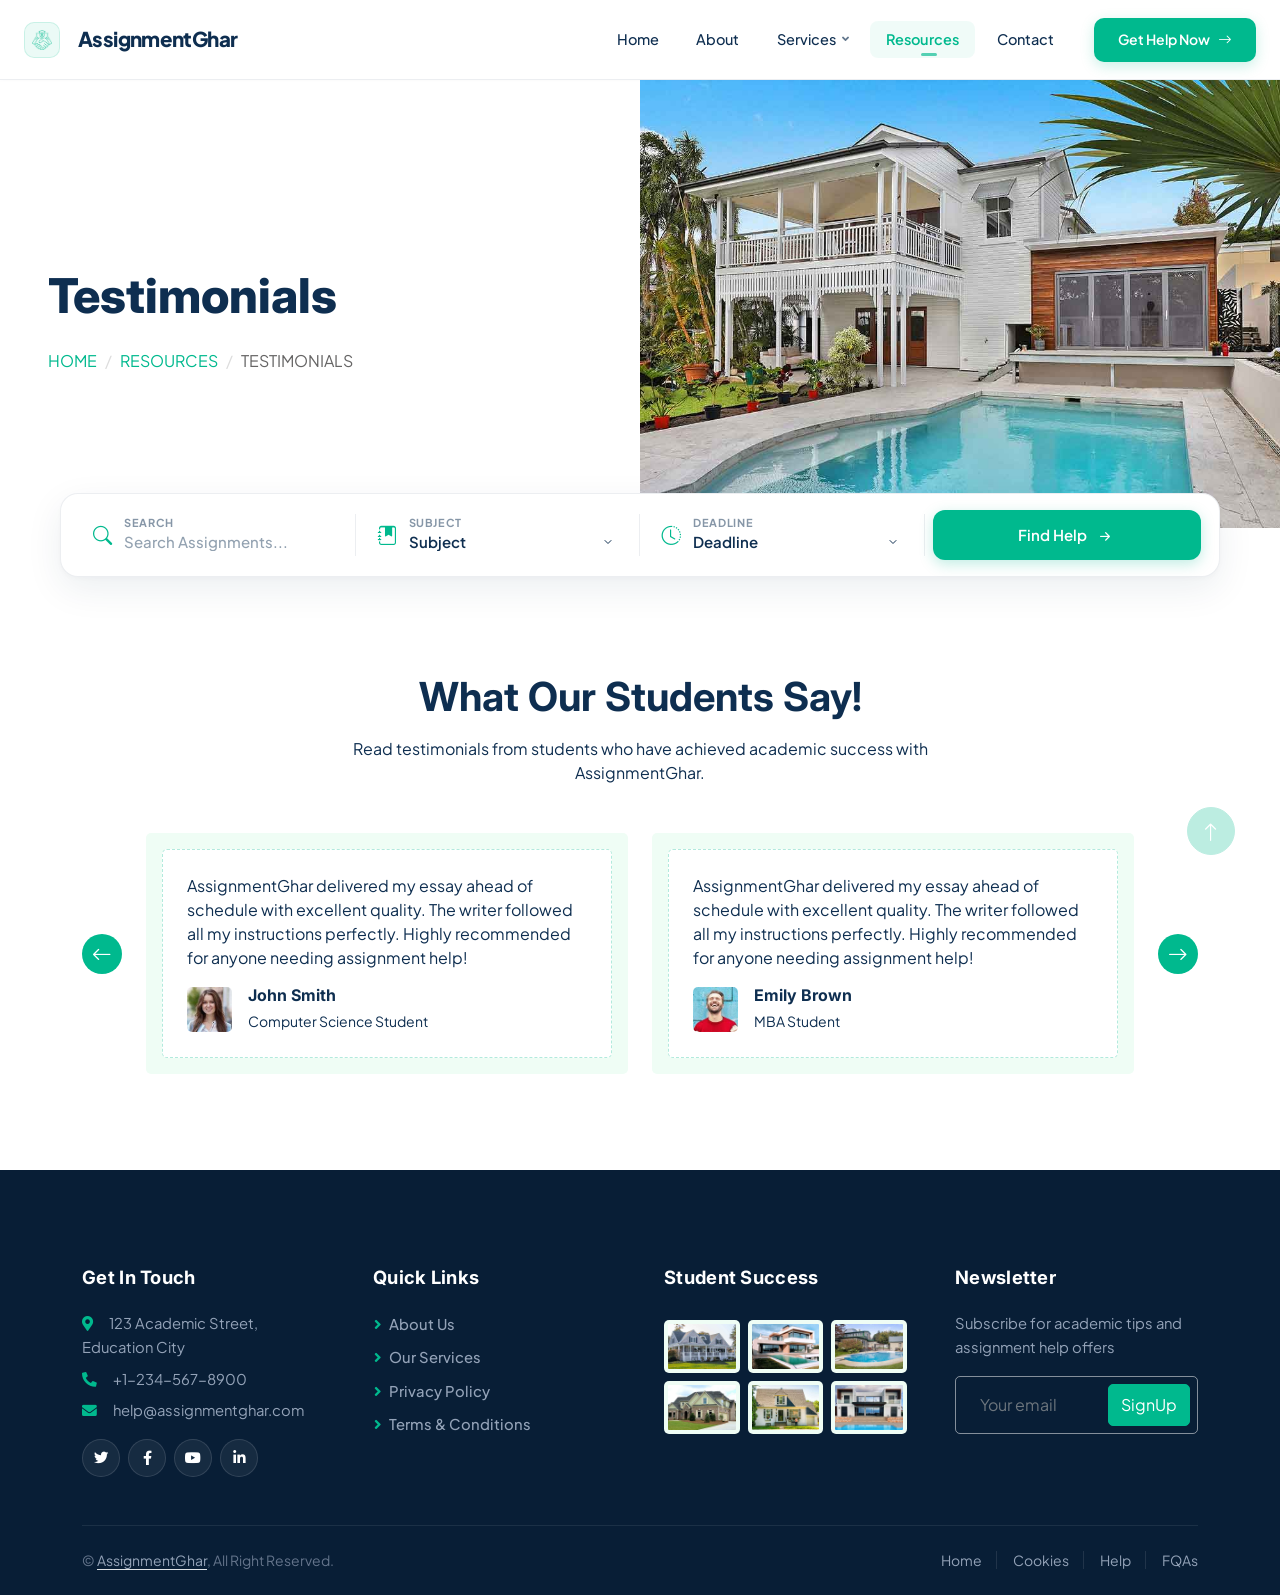
<file: testimonial.html>
<!DOCTYPE html>
<html lang="en">

<head>
    <meta charset="utf-8">
    <title>AssignmentGhar - Testimonials | Online Assignment Help & Academic Writing Services</title>
    <meta content="width=device-width, initial-scale=1.0" name="viewport">
    <meta content="assignment help, online assignment, academic writing, homework help, AssignmentGhar" name="keywords">
    <meta content="AssignmentGhar provides professional online assignment help, academic writing, and homework assistance for students. Get expert help now!" name="description">

    <!-- Favicon -->
    <link href="img/favicon.ico" rel="icon">

    <!-- Google Web Fonts -->
    <link rel="preconnect" href="https://fonts.googleapis.com">
    <link rel="preconnect" href="https://fonts.gstatic.com" crossorigin>
    <link href="https://fonts.googleapis.com/css2?family=Plus+Jakarta+Sans:wght@400;500;600;700;800&family=Inter:wght@400;500;600;700;800&display=swap" rel="stylesheet">
    
    <!-- Icon Font Stylesheet -->
    <link href="https://cdnjs.cloudflare.com/ajax/libs/font-awesome/5.10.0/css/all.min.css" rel="stylesheet">
    <link href="https://cdn.jsdelivr.net/npm/bootstrap-icons@1.4.1/font/bootstrap-icons.css" rel="stylesheet">

    <!-- Libraries Stylesheet -->
    <link href="lib/animate/animate.min.css" rel="stylesheet">
    <link href="lib/owlcarousel/assets/owl.carousel.min.css" rel="stylesheet">

    <!-- Customized Bootstrap Stylesheet -->
    <link href="css/bootstrap.min.css" rel="stylesheet">

    <!-- Template Stylesheet -->
    <link href="css/style.css" rel="stylesheet">
</head>

<body>
    <div class="container-xxl bg-white p-0">
        <!-- Spinner Start -->
        <div id="spinner" class="show bg-white position-fixed translate-middle w-100 vh-100 top-50 start-50 d-flex align-items-center justify-content-center">
            <div class="spinner-border text-primary" style="width: 3rem; height: 3rem;" role="status">
                <span class="sr-only">Loading...</span>
            </div>
        </div>
        <!-- Spinner End -->


        <!-- Navbar Start -->
        <div class="container-fluid nav-bar bg-white">
            <nav class="navbar navbar-expand-lg bg-white navbar-light px-3 px-lg-5">
                <a href="index.html" class="navbar-brand d-flex align-items-center me-4">
                    <div class="brand-icon-wrapper me-2">
                        <img class="img-fluid" src="img/icon-deal.png" alt="AssignmentGhar Logo" style="width: 20px; height: 20px;">
                    </div>
                    <h1 class="m-0 text-primary brand-title">AssignmentGhar</h1>
                </a>
                <button type="button" class="navbar-toggler" data-bs-toggle="collapse" data-bs-target="#navbarCollapse" aria-label="Toggle navigation">
                    <span class="navbar-toggler-icon"></span>
                </button>
                <div class="collapse navbar-collapse" id="navbarCollapse">
                    <div class="navbar-nav ms-auto py-2 py-lg-0">
                        <a href="index.html" class="nav-item nav-link">Home</a>
                        <a href="about.html" class="nav-item nav-link">About</a>
                        <div class="nav-item dropdown">
                            <a href="#" class="nav-link dropdown-toggle" data-bs-toggle="dropdown">Services</a>
                            <div class="dropdown-menu m-0">
                                <a href="property-list.html" class="dropdown-item">Assignment Help</a>
                                <a href="property-type.html" class="dropdown-item">Essay Writing</a>
                                <a href="property-agent.html" class="dropdown-item">Research Paper</a>
                                <a href="property-agent.html" class="dropdown-item">Programming Help</a>
                            </div>
                        </div>
                        <div class="nav-item dropdown">
                            <a href="#" class="nav-link dropdown-toggle active" data-bs-toggle="dropdown">Resources</a>
                            <div class="dropdown-menu m-0">
                                <a href="testimonial.html" class="dropdown-item active">Testimonials</a>
                                <a href="404.html" class="dropdown-item">404 Error</a>
                            </div>
                        </div>
                        <a href="contact.html" class="nav-item nav-link">Contact</a>
                    </div>
                    <div class="d-flex align-items-center ms-lg-4 mt-3 mt-lg-0">
                        <a href="contact.html" class="nav-cta-btn">
                            <span>Get Help Now</span>
                            <i class="bi bi-arrow-right"></i>
                        </a>
                    </div>
                </div>
            </nav>
        </div>
        <!-- Navbar End -->


        <!-- Header Start -->
        <div class="container-fluid header bg-white p-0">
            <div class="row g-0 align-items-center flex-column-reverse flex-md-row">
                <div class="col-md-6 p-5 mt-lg-5">
                    <h1 class="display-5 animated fadeIn mb-4">Testimonials</h1> 
                        <nav aria-label="breadcrumb animated fadeIn">
                        <ol class="breadcrumb text-uppercase">
                            <li class="breadcrumb-item"><a href="#">Home</a></li>
                            <li class="breadcrumb-item"><a href="#">Resources</a></li>
                            <li class="breadcrumb-item text-body active" aria-current="page">Testimonials</li>
                        </ol>
                    </nav>
                </div>
                <div class="col-md-6 animated fadeIn">
                    <img class="img-fluid" src="img/header.jpg" alt="">
                </div>
            </div>
        </div>
        <!-- Header End -->


        <!-- Search Start -->
        <div class="container-fluid hero-search-section mb-5 wow fadeIn" data-wow-delay="0.1s">
            <div class="container-xxl px-4 px-lg-5">
                <div class="hero-search-card">
                    <form class="row g-0 align-items-center">
                        <div class="col-lg-3 col-md-6 search-field-col">
                            <div class="search-field-wrapper">
                                <i class="bi bi-search search-field-icon"></i>
                                <div class="search-field-content">
                                    <label class="search-field-label">Search</label>
                                    <input type="text" class="form-control search-input" placeholder="Search Assignments...">
                                </div>
                            </div>
                        </div>
                        <div class="col-lg-3 col-md-6 search-field-col">
                            <div class="search-field-wrapper">
                                <i class="bi bi-journal-bookmark-fill search-field-icon"></i>
                                <div class="search-field-content">
                                    <label class="search-field-label">Subject</label>
                                    <select class="form-select search-select">
                                        <option selected>Subject</option>
                                        <option value="1">Subject 1</option>
                                        <option value="2">Subject 2</option>
                                        <option value="3">Subject 3</option>
                                    </select>
                                </div>
                            </div>
                        </div>
                        <div class="col-lg-3 col-md-6 search-field-col">
                            <div class="search-field-wrapper">
                                <i class="bi bi-clock-history search-field-icon"></i>
                                <div class="search-field-content">
                                    <label class="search-field-label">Deadline</label>
                                    <select class="form-select search-select">
                                        <option selected>Deadline</option>
                                        <option value="1">Deadline 1</option>
                                        <option value="2">Deadline 2</option>
                                        <option value="3">Deadline 3</option>
                                    </select>
                                </div>
                            </div>
                        </div>
                        <div class="col-lg-3 col-md-6 search-btn-col">
                            <button type="submit" class="search-submit-btn">
                                <span>Find Help</span>
                                <i class="bi bi-arrow-right-short fs-5"></i>
                            </button>
                        </div>
                    </form>
                </div>
            </div>
        </div>
        <!-- Search End -->


        <!-- Testimonial Start -->
        <div class="container-xxl py-5">
            <div class="container">
                <div class="text-center mx-auto mb-5 wow fadeInUp" data-wow-delay="0.1s" style="max-width: 600px;">
                    <h1 class="mb-3">What Our Students Say!</h1>
                    <p>Read testimonials from students who have achieved academic success with AssignmentGhar.</p>
                </div>
                <div class="owl-carousel testimonial-carousel wow fadeInUp" data-wow-delay="0.1s">
                    <div class="testimonial-item bg-light rounded p-3">
                        <div class="bg-white border rounded p-4">
                            <p>AssignmentGhar delivered my essay ahead of schedule with excellent quality. The writer followed all my instructions perfectly. Highly recommended for anyone needing assignment help!</p>
                            <div class="d-flex align-items-center">
                                <img class="img-fluid flex-shrink-0 rounded" src="img/testimonial-1.jpg" style="width: 45px; height: 45px;">
                                <div class="ps-3">
                                    <h6 class="fw-bold mb-1">John Smith</h6>
                                    <small>Computer Science Student</small>
                                </div>
                            </div>
                        </div>
                    </div>
                    <div class="testimonial-item bg-light rounded p-3">
                        <div class="bg-white border rounded p-4">
                            <p>AssignmentGhar delivered my essay ahead of schedule with excellent quality. The writer followed all my instructions perfectly. Highly recommended for anyone needing assignment help!</p>
                            <div class="d-flex align-items-center">
                                <img class="img-fluid flex-shrink-0 rounded" src="img/testimonial-2.jpg" style="width: 45px; height: 45px;">
                                <div class="ps-3">
                                    <h6 class="fw-bold mb-1">Emily Brown</h6>
                                    <small>MBA Student</small>
                                </div>
                            </div>
                        </div>
                    </div>
                    <div class="testimonial-item bg-light rounded p-3">
                        <div class="bg-white border rounded p-4">
                            <p>AssignmentGhar delivered my essay ahead of schedule with excellent quality. The writer followed all my instructions perfectly. Highly recommended for anyone needing assignment help!</p>
                            <div class="d-flex align-items-center">
                                <img class="img-fluid flex-shrink-0 rounded" src="img/testimonial-3.jpg" style="width: 45px; height: 45px;">
                                <div class="ps-3">
                                    <h6 class="fw-bold mb-1">Michael Lee</h6>
                                    <small>Engineering Student</small>
                                </div>
                            </div>
                        </div>
                    </div>
                </div>
            </div>
        </div>
        <!-- Testimonial End -->
        
        
        <!-- Footer Start -->
        <div class="container-fluid bg-dark text-white-50 footer pt-5 mt-5 wow fadeIn" data-wow-delay="0.1s">
            <div class="container py-5">
                <div class="row g-5">
                    <div class="col-lg-3 col-md-6">
                        <h5 class="text-white mb-4">Get In Touch</h5>
                        <p class="mb-2"><i class="fa fa-map-marker-alt me-3"></i>123 Academic Street, Education City</p>
                        <p class="mb-2"><i class="fa fa-phone-alt me-3"></i>+1-234-567-8900</p>
                        <p class="mb-2"><i class="fa fa-envelope me-3"></i>help@assignmentghar.com</p>
                        <div class="d-flex pt-2">
                            <a class="btn btn-outline-light btn-social" href=""><i class="fab fa-twitter"></i></a>
                            <a class="btn btn-outline-light btn-social" href=""><i class="fab fa-facebook-f"></i></a>
                            <a class="btn btn-outline-light btn-social" href=""><i class="fab fa-youtube"></i></a>
                            <a class="btn btn-outline-light btn-social" href=""><i class="fab fa-linkedin-in"></i></a>
                        </div>
                    </div>
                    <div class="col-lg-3 col-md-6">
                        <h5 class="text-white mb-4">Quick Links</h5>
                        <a class="btn btn-link text-white-50" href="">About Us</a>
                        <a class="btn btn-link text-white-50" href="">Our Services</a>
                        <a class="btn btn-link text-white-50" href="">Privacy Policy</a>
                        <a class="btn btn-link text-white-50" href="">Terms & Conditions</a>
                    </div>
                    <div class="col-lg-3 col-md-6">
                        <h5 class="text-white mb-4">Student Success</h5>
                        <div class="row g-2 pt-2">
                            <div class="col-4">
                                <img class="img-fluid rounded bg-light p-1" src="img/property-1.jpg" alt="">
                            </div>
                            <div class="col-4">
                                <img class="img-fluid rounded bg-light p-1" src="img/property-2.jpg" alt="">
                            </div>
                            <div class="col-4">
                                <img class="img-fluid rounded bg-light p-1" src="img/property-3.jpg" alt="">
                            </div>
                            <div class="col-4">
                                <img class="img-fluid rounded bg-light p-1" src="img/property-4.jpg" alt="">
                            </div>
                            <div class="col-4">
                                <img class="img-fluid rounded bg-light p-1" src="img/property-5.jpg" alt="">
                            </div>
                            <div class="col-4">
                                <img class="img-fluid rounded bg-light p-1" src="img/property-6.jpg" alt="">
                            </div>
                        </div>
                    </div>
                    <div class="col-lg-3 col-md-6">
                        <h5 class="text-white mb-4">Newsletter</h5>
                        <p>Subscribe for academic tips and assignment help offers</p>
                        <div class="position-relative mx-auto" style="max-width: 400px;">
                            <input class="form-control bg-transparent w-100 py-3 ps-4 pe-5" type="text" placeholder="Your email">
                            <button type="button" class="btn btn-primary py-2 position-absolute top-0 end-0 mt-2 me-2">SignUp</button>
                        </div>
                    </div>
                </div>
            </div>
            <div class="container">
                <div class="copyright">
                    <div class="row">
                        <div class="col-md-6 text-center text-md-start mb-3 mb-md-0">
                            &copy; <a class="border-bottom" href="#">AssignmentGhar</a>, All Right Reserved. 
                        </div>
                        <div class="col-md-6 text-center text-md-end">
                            <div class="footer-menu">
                                <a href="">Home</a>
                                <a href="">Cookies</a>
                                <a href="">Help</a>
                                <a href="">FQAs</a>
                            </div>
                        </div>
                    </div>
                </div>
            </div>
        </div>
        <!-- Footer End -->


        <!-- Back to Top -->
        <a href="#" class="btn btn-lg btn-primary btn-lg-square back-to-top"><i class="bi bi-arrow-up"></i></a>
    </div>

    <!-- JavaScript Libraries -->
    <script src="https://code.jquery.com/jquery-3.4.1.min.js"></script>
    <script src="https://cdn.jsdelivr.net/npm/bootstrap@5.0.0/dist/js/bootstrap.bundle.min.js"></script>
    <script src="lib/wow/wow.min.js"></script>
    <script src="lib/easing/easing.min.js"></script>
    <script src="lib/waypoints/waypoints.min.js"></script>
    <script src="lib/owlcarousel/owl.carousel.min.js"></script>

    <!-- Template Javascript -->
    <script src="js/main.js"></script>
</body>

</html>
</file>
<file: css/style.css>
/********** Template CSS **********/
:root {
    --primary: #00B98E;
    --primary-hover: #00a47e;
    --secondary: #FF6922;
    --light: #EFFDF5;
    --dark: #0E2E50;
    --dark-muted: rgba(14, 46, 80, 0.7);
    --border-light: rgba(14, 46, 80, 0.08);
    --font-sans: 'Plus Jakarta Sans', 'Inter', -apple-system, BlinkMacSystemFont, 'Segoe UI', Roboto, sans-serif;
}

/* ==========================================================================
   Cross-Browser Normalization & Universal Resets (Safari + Chrome Parity)
   ========================================================================== */
*,
*::before,
*::after {
    box-sizing: border-box;
    -webkit-box-sizing: border-box;
}

html {
    -webkit-text-size-adjust: 100%;
    -ms-text-size-adjust: 100%;
    -webkit-tap-highlight-color: transparent;
    font-size: 16px;
}

body {
    font-family: var(--font-sans);
    -webkit-font-smoothing: antialiased;
    -moz-osx-font-smoothing: grayscale;
    text-rendering: optimizeLegibility;
    color: var(--dark);
    margin: 0;
    padding: 0;
    overflow-x: hidden;
    background-color: #ffffff;
}

img,
svg,
video,
canvas {
    max-width: 100%;
    height: auto;
    display: block;
}

a,
button,
input,
select,
textarea {
    -webkit-tap-highlight-color: transparent;
}

.back-to-top {
    position: fixed;
    display: none;
    right: 45px;
    bottom: 45px;
    z-index: 99;
}


/*** Spinner ***/
#spinner {
    opacity: 0;
    visibility: hidden;
    transition: opacity .5s ease-out, visibility 0s linear .5s;
    z-index: 99999;
}

#spinner.show {
    transition: opacity .5s ease-out, visibility 0s linear 0s;
    visibility: visible;
    opacity: 1;
}


/*** Button ***/
.btn {
    transition: .5s;
}

.btn.btn-primary,
.btn.btn-secondary {
    color: #FFFFFF;
}

.btn-square {
    width: 38px;
    height: 38px;
}

.btn-sm-square {
    width: 32px;
    height: 32px;
}

.btn-lg-square {
    width: 48px;
    height: 48px;
}

.btn-square,
.btn-sm-square,
.btn-lg-square {
    padding: 0;
    display: flex;
    align-items: center;
    justify-content: center;
    font-weight: normal;
    border-radius: 50px;
}


/*** Navbar Overhaul - Modern Compact EdTech Header with Smooth Glassmorphism Scroll Transition ***/
.nav-bar {
    position: -webkit-sticky;
    position: sticky;
    top: 0;
    margin-top: 0;
    padding: 0;
    height: 80px;
    display: flex;
    align-items: center;
    transition: height 0.35s cubic-bezier(0.165, 0.84, 0.44, 1),
        background-color 0.35s ease,
        box-shadow 0.35s ease,
        border-color 0.35s ease,
        -webkit-backdrop-filter 0.35s ease,
        backdrop-filter 0.35s ease;
    z-index: 1030;
    background-color: #ffffff !important;
    border-bottom: 1px solid rgba(14, 46, 80, 0.08);
    box-shadow: 0 1px 3px rgba(14, 46, 80, 0.02);
    -webkit-backface-visibility: hidden;
    backface-visibility: hidden;
}

.nav-bar.sticky-top {
    position: -webkit-sticky;
    position: sticky;
    top: 0;
    padding: 0;
    height: 64px;
    z-index: 1030;
    background-color: rgba(255, 255, 255, 0.85) !important;
    backdrop-filter: blur(16px) saturate(180%);
    -webkit-backdrop-filter: blur(16px) saturate(180%);
    border-bottom-color: rgba(14, 46, 80, 0.08);
    box-shadow: 0 8px 24px rgba(14, 46, 80, 0.06);
}

.navbar {
    width: 100%;
    max-width: 1320px;
    margin: 0 auto;
    height: 100%;
    padding: 0 1.5rem !important;
    display: flex;
    align-items: center;
    justify-content: space-between;
    box-shadow: none;
    transition: padding 0.35s ease;
}

/* Brand Identity & Logo Sizing with Smooth Transition */
.navbar-light .navbar-brand {
    height: 44px;
    padding: 0;
    display: flex;
    align-items: center;
    gap: 10px;
    text-decoration: none;
    transition: all 0.35s cubic-bezier(0.165, 0.84, 0.44, 1);
}

.brand-icon-wrapper {
    width: 36px;
    height: 36px;
    background-color: rgba(0, 185, 142, 0.08);
    border: 1px solid rgba(0, 185, 142, 0.15);
    border-radius: 10px;
    display: flex;
    align-items: center;
    justify-content: center;
    transition: all 0.35s cubic-bezier(0.165, 0.84, 0.44, 1);
}

.sticky-top .brand-icon-wrapper {
    width: 32px;
    height: 32px;
}

.navbar-brand:hover .brand-icon-wrapper {
    transform: scale(1.05);
    background-color: rgba(0, 185, 142, 0.14);
}

.brand-title {
    font-family: var(--font-sans);
    font-weight: 800;
    font-size: 1.28rem;
    letter-spacing: -0.03em;
    color: var(--dark) !important;
    line-height: 1;
    transition: font-size 0.35s ease;
}

.sticky-top .brand-title {
    font-size: 1.18rem;
}

/* Nav Links Typography & Spacing */
.navbar-light .navbar-nav {
    align-items: center;
    gap: 0.35rem;
    transition: all 0.35s ease;
}

.navbar-light .navbar-nav .nav-link {
    position: relative;
    margin-right: 0;
    padding: 8px 16px !important;
    color: var(--dark) !important;
    font-family: var(--font-sans);
    font-size: 0.90625rem;
    font-weight: 500;
    text-transform: none;
    border-radius: 8px;
    transition: all 0.25s cubic-bezier(0.165, 0.84, 0.44, 1);
    display: inline-flex;
    align-items: center;
    outline: none;
}

.sticky-top .navbar-light .navbar-nav .nav-link {
    padding: 6px 14px !important;
}

.navbar-light .navbar-nav .nav-link:hover {
    color: var(--primary) !important;
    background-color: rgba(0, 185, 142, 0.06);
    transform: translateY(-1px);
}

/* Active State — Clean Green Text & Subtle Pill Indicator */
.navbar-light .navbar-nav .nav-link.active {
    color: var(--primary) !important;
    font-weight: 600;
    background-color: rgba(0, 185, 142, 0.06);
}

.navbar-light .navbar-nav .nav-link.active::after {
    content: '';
    position: absolute;
    bottom: 2px;
    left: 50%;
    transform: translateX(-50%);
    width: 16px;
    height: 3px;
    background-color: var(--primary);
    border-radius: 4px;
}

/* Modern Dropdown Indicator Chevron */
.navbar .dropdown-toggle::after {
    border: none;
    content: "\f107";
    font-family: "Font Awesome 5 Free";
    font-weight: 900;
    font-size: 0.7rem;
    vertical-align: middle;
    margin-left: 6px;
    opacity: 0.65;
    transition: transform 0.25s cubic-bezier(0.165, 0.84, 0.44, 1), opacity 0.2s ease;
    display: inline-block;
}

.navbar .dropdown-toggle:hover::after {
    opacity: 1;
}

.navbar .dropdown-toggle[aria-expanded=true]::after,
.navbar .nav-item.show .dropdown-toggle::after,
.navbar .nav-item:hover .dropdown-toggle::after {
    transform: rotate(180deg);
    opacity: 1;
}

/* Dropdown Menu Surface Card */
.navbar .nav-item .dropdown-menu {
    border: 1px solid rgba(14, 46, 80, 0.08);
    border-radius: 14px;
    box-shadow: 0 12px 32px rgba(14, 46, 80, 0.08), 0 2px 6px rgba(14, 46, 80, 0.03);
    padding: 8px;
    background-color: #ffffff;
    min-width: 210px;
}

.navbar .dropdown-item {
    padding: 10px 16px;
    font-family: var(--font-sans);
    font-size: 0.875rem;
    font-weight: 500;
    color: var(--dark);
    border-radius: 8px;
    transition: all 0.18s ease-in-out;
}

.navbar .dropdown-item:hover,
.navbar .dropdown-item.active {
    background-color: rgba(0, 185, 142, 0.06);
    color: var(--primary);
    transform: translateX(2px);
}

@media (min-width: 992px) {
    .navbar .nav-item .dropdown-menu {
        display: block;
        top: 100%;
        margin-top: 6px;
        transform: translateY(8px);
        opacity: 0;
        visibility: hidden;
        transition: all 0.25s cubic-bezier(0.165, 0.84, 0.44, 1);
    }

    .navbar .nav-item:hover .dropdown-menu {
        transform: translateY(0);
        visibility: visible;
        opacity: 1;
    }
}

/* Primary CTA Button — "Get Help Now" with Smooth Scale */
.nav-cta-btn {
    height: 44px;
    padding: 0 24px !important;
    font-family: var(--font-sans);
    font-size: 0.875rem;
    font-weight: 600;
    border-radius: 10px;
    background-color: var(--primary);
    border: none;
    color: #ffffff !important;
    display: inline-flex;
    align-items: center;
    justify-content: center;
    gap: 8px;
    box-shadow: 0 4px 14px rgba(0, 185, 142, 0.22);
    transition: all 0.35s cubic-bezier(0.165, 0.84, 0.44, 1);
    text-decoration: none;
}

.sticky-top .nav-cta-btn {
    height: 38px;
    padding: 0 20px !important;
    font-size: 0.84rem;
}

.nav-cta-btn:hover {
    background-color: var(--primary-hover);
    transform: translateY(-2px);
    box-shadow: 0 6px 20px rgba(0, 185, 142, 0.32);
    color: #ffffff !important;
}

.nav-cta-btn i {
    transition: transform 0.25s ease;
    font-size: 0.85rem;
}

.nav-cta-btn:hover i {
    transform: translateX(3px);
}

/* Header Section Alignment */
@media (min-width: 992px) {
    .header {
        margin-top: 0;
    }
}

/* Mobile & Tablet Responsiveness */
@media (max-width: 991.98px) {
    .nav-bar {
        height: 68px;
        margin: 0;
        padding: 0;
    }

    .navbar {
        padding: 0.5rem 1.25rem !important;
    }

    .navbar-toggler {
        border: 1px solid rgba(14, 46, 80, 0.12);
        padding: 6px 10px;
        border-radius: 8px;
        outline: none !important;
        box-shadow: none !important;
    }

    .navbar-collapse {
        margin-top: 10px;
        padding: 16px;
        background-color: #ffffff;
        border: 1px solid rgba(14, 46, 80, 0.08);
        box-shadow: 0 12px 30px rgba(14, 46, 80, 0.1);
        border-radius: 12px;
    }

    .navbar-light .navbar-nav {
        align-items: stretch;
        gap: 6px;
    }

    .navbar-light .navbar-nav .nav-link {
        padding: 11px 16px !important;
        width: 100%;
        justify-content: space-between;
        min-height: 44px;
    }

    .navbar-light .navbar-nav .nav-link.active::after {
        display: none;
    }

    .navbar .nav-item .dropdown-menu {
        border: none;
        box-shadow: none;
        background-color: var(--light);
        margin: 4px 8px;
        border-radius: 10px;
        padding: 6px;
    }

    .nav-cta-btn {
        width: 100%;
        margin-top: 8px;
        height: 44px;
    }
}

@media (max-width: 575.98px) {
    .nav-bar {
        height: 64px;
    }
}

/* ==========================================================================
   Hero Section Styling — EdTech & Marketplace Redesign
   ========================================================================== */
.header {
    background-color: #ffffff !important;
    position: relative;
    overflow: hidden;
}

.hero-content {
    z-index: 2;
}

.hero-badge {
    display: inline-flex;
    align-items: center;
    padding: 6px 14px;
    background-color: rgba(0, 185, 142, 0.08);
    border: 1px solid rgba(0, 185, 142, 0.18);
    border-radius: 50px;
    font-family: var(--font-sans);
    font-size: 0.8125rem;
    font-weight: 600;
    color: var(--primary);
    letter-spacing: 0.01em;
}

.hero-title {
    font-family: var(--font-sans);
    font-size: 2.85rem;
    font-weight: 800;
    line-height: 1.18;
    letter-spacing: -0.03em;
    color: var(--dark) !important;
}

.hero-title .text-highlight {
    color: var(--primary);
    position: relative;
    display: inline-block;
}

.hero-text {
    font-family: var(--font-sans);
    font-size: 1.0625rem;
    font-weight: 400;
    line-height: 1.68;
    color: var(--dark-muted);
    max-width: 540px;
}

.hero-cta-group {
    display: flex;
    align-items: center;
}

.hero-cta-btn {
    height: 52px;
    padding: 0 32px !important;
    font-family: var(--font-sans);
    font-size: 1rem;
    font-weight: 600;
    border-radius: 12px;
    background-color: var(--primary);
    border: none;
    color: #ffffff !important;
    display: inline-flex;
    align-items: center;
    justify-content: center;
    gap: 10px;
    box-shadow: 0 6px 18px rgba(0, 185, 142, 0.25);
    transition: all 0.25s cubic-bezier(0.165, 0.84, 0.44, 1);
    text-decoration: none;
}

.hero-cta-btn:hover {
    background-color: var(--primary-hover);
    transform: translateY(-3px);
    box-shadow: 0 10px 25px rgba(0, 185, 142, 0.35);
    color: #ffffff !important;
}

.hero-cta-btn i {
    transition: transform 0.25s ease;
    font-size: 0.95rem;
}

.hero-cta-btn:hover i {
    transform: translateX(4px);
}

/* Trust Bar Styling */
.hero-trust-bar {
    display: flex;
    flex-wrap: wrap;
    align-items: center;
    gap: 20px;
    border-top: 1px solid rgba(14, 46, 80, 0.07);
    padding-top: 20px;
    margin-top: 8px;
}

.trust-item {
    display: flex;
    align-items: center;
    gap: 8px;
    font-family: var(--font-sans);
    font-size: 0.875rem;
    font-weight: 500;
    color: var(--dark);
}

.trust-item i {
    color: var(--primary);
    font-size: 0.95rem;
}

/* Hero Right Visual Card Frame */
.hero-visual-card {
    position: relative;
    border-radius: 20px;
    overflow: hidden;
    background-color: var(--light);
    border: 1px solid rgba(14, 46, 80, 0.08);
    box-shadow: 0 16px 40px rgba(14, 46, 80, 0.06);
    padding: 8px;
}

.hero-visual-card .owl-carousel-item {
    border-radius: 14px;
    overflow: hidden;
}

.hero-visual-card img {
    border-radius: 14px;
    object-fit: cover;
    width: 100%;
}

/* Carousel Navigation Styling */
.header-carousel .owl-nav {
    position: absolute;
    bottom: 20px;
    right: 20px;
    left: auto;
    top: auto;
    transform: none;
    display: flex;
    flex-direction: row;
    gap: 8px;
    z-index: 10;
}

.header-carousel .owl-nav .owl-prev,
.header-carousel .owl-nav .owl-next {
    margin: 0;
    width: 40px;
    height: 40px;
    display: flex;
    align-items: center;
    justify-content: center;
    color: var(--dark);
    background: #ffffff;
    border-radius: 50%;
    font-size: 16px;
    box-shadow: 0 4px 12px rgba(14, 46, 80, 0.12);
    border: 1px solid rgba(14, 46, 80, 0.08);
    transition: all 0.25s ease;
}

.header-carousel .owl-nav .owl-prev:hover,
.header-carousel .owl-nav .owl-next:hover {
    background: var(--primary);
    color: #ffffff;
    border-color: var(--primary);
}

@media (max-width: 991.98px) {
    .hero-title {
        font-size: 2.15rem;
    }

    .hero-text {
        font-size: 1rem;
    }

    .hero-trust-bar {
        gap: 14px;
    }
}

@media (max-width: 575.98px) {
    .hero-title {
        font-size: 1.85rem;
    }

    .hero-cta-btn {
        width: 100%;
        height: 48px;
    }
}

/* ==========================================================================
   Hero Search Section — EdTech & Marketplace Filter Component
   ========================================================================== */
.hero-search-section {
    position: relative;
    z-index: 20;
    margin-top: -35px;
}

.hero-search-card {
    background-color: #ffffff;
    border-radius: 18px;
    padding: 10px;
    border: 1px solid rgba(14, 46, 80, 0.08);
    box-shadow: 0 12px 36px rgba(14, 46, 80, 0.08), 0 2px 6px rgba(14, 46, 80, 0.03);
    transition: box-shadow 0.25s ease;
}

.hero-search-card:hover {
    box-shadow: 0 16px 44px rgba(14, 46, 80, 0.11), 0 3px 8px rgba(14, 46, 80, 0.04);
}

.search-field-col {
    position: relative;
    padding: 6px 14px;
}

.search-field-col:not(:last-child)::after {
    content: '';
    position: absolute;
    right: 0;
    top: 15%;
    height: 70%;
    width: 1px;
    background-color: rgba(14, 46, 80, 0.08);
}

.search-field-wrapper {
    display: flex;
    align-items: center;
    gap: 12px;
    padding: 6px 8px;
    border-radius: 10px;
    transition: background-color 0.2s ease;
}

.search-field-wrapper:focus-within,
.search-field-wrapper:hover {
    background-color: rgba(0, 185, 142, 0.04);
}

.search-field-icon {
    font-size: 1.2rem;
    color: var(--primary);
    flex-shrink: 0;
}

.search-field-content {
    flex-grow: 1;
    display: flex;
    flex-direction: column;
}

.search-field-label {
    font-family: var(--font-sans);
    font-size: 0.6875rem;
    font-weight: 700;
    text-transform: uppercase;
    letter-spacing: 0.06em;
    color: rgba(14, 46, 80, 0.5);
    margin-bottom: 2px;
    line-height: 1;
}

.search-input,
.search-select {
    border: none !important;
    background-color: transparent !important;
    padding: 0 !important;
    font-family: var(--font-sans);
    font-size: 0.9375rem;
    font-weight: 600;
    color: var(--dark) !important;
    box-shadow: none !important;
    height: 24px;
    line-height: 1.3;
    outline: none !important;
    width: 100%;
}

.search-input::placeholder {
    color: rgba(14, 46, 80, 0.45);
    font-weight: 500;
}

.search-select {
    cursor: pointer;
    appearance: none;
    -webkit-appearance: none;
    -moz-appearance: none;
    background-image: url("data:image/svg+xml,%3csvg xmlns='http://www.w3.org/2000/svg' viewBox='0 0 16 16'%3e%3cpath fill='none' stroke='%230E2E50' stroke-linecap='round' stroke-linejoin='round' stroke-width='2' d='m2 5 6 6 6-6'/%3e%3c/svg%3e") !important;
    background-repeat: no-repeat !important;
    background-position: right 4px center !important;
    background-size: 12px 8px !important;
    padding-right: 22px !important;
}

.search-select option {
    background-color: #ffffff;
    color: var(--dark);
    font-size: 0.9375rem;
    font-weight: 500;
    padding: 8px 12px;
}

.search-btn-col {
    padding: 6px 8px;
}

.search-submit-btn {
    width: 100%;
    height: 50px;
    background-color: var(--primary);
    border: none;
    border-radius: 12px;
    color: #ffffff;
    font-family: var(--font-sans);
    font-size: 0.9375rem;
    font-weight: 600;
    display: flex;
    align-items: center;
    justify-content: center;
    gap: 8px;
    box-shadow: 0 4px 14px rgba(0, 185, 142, 0.25);
    transition: all 0.25s cubic-bezier(0.165, 0.84, 0.44, 1);
    cursor: pointer;
}

.search-submit-btn:hover {
    background-color: var(--primary-hover);
    transform: translateY(-2px);
    box-shadow: 0 8px 22px rgba(0, 185, 142, 0.35);
    color: #ffffff;
}

.search-submit-btn i {
    transition: transform 0.25s ease;
}

.search-submit-btn:hover i {
    transform: translateX(3px);
}

@media (max-width: 991.98px) {
    .hero-search-section {
        margin-top: 0;
        padding: 0;
    }

    .search-field-col {
        padding: 6px 8px;
    }

    .search-field-col:not(:last-child)::after {
        display: none;
    }

    .search-field-wrapper {
        border: 1px solid rgba(14, 46, 80, 0.08);
        padding: 8px 12px;
    }

    .search-btn-col {
        margin-top: 6px;
    }
}

.breadcrumb-item+.breadcrumb-item::before {
    color: #DDDDDD;
}


/*** Icon ***/
.icon {
    padding: 15px;
    display: inline-flex;
    align-items: center;
    justify-content: center;
    background: #FFFFFF !important;
    border-radius: 50px;
    border: 1px dashed var(--primary) !important;
}


/*** About / Trust Section ***/
.about-section {
    position: relative;
    background-color: #ffffff;
}

.about-visual-card {
    position: relative;
    border-radius: 20px;
    overflow: hidden;
    background-color: var(--light);
    border: 1px solid rgba(14, 46, 80, 0.08);
    box-shadow: 0 16px 40px rgba(14, 46, 80, 0.07);
    padding: 8px;
}

.about-visual-card img {
    border-radius: 14px;
    object-fit: cover;
    width: 100%;
}

.about-experience-badge {
    position: absolute;
    bottom: 24px;
    left: 24px;
    background: #ffffff;
    border-radius: 14px;
    padding: 10px 16px;
    box-shadow: 0 10px 30px rgba(14, 46, 80, 0.14);
    border: 1px solid rgba(0, 185, 142, 0.2);
    z-index: 10;
}

.about-experience-badge .badge-icon {
    width: 40px;
    height: 40px;
    border-radius: 10px;
    background-color: var(--primary);
    color: #ffffff;
    display: flex;
    align-items: center;
    justify-content: center;
    font-size: 1.2rem;
    flex-shrink: 0;
}

.about-experience-badge .badge-text {
    display: flex;
    flex-direction: column;
}

.about-experience-badge .badge-number {
    font-family: var(--font-sans);
    font-size: 0.95rem;
    font-weight: 800;
    color: var(--dark);
    line-height: 1.2;
}

.about-experience-badge .badge-label {
    font-family: var(--font-sans);
    font-size: 0.725rem;
    font-weight: 600;
    color: var(--primary);
}

.about-title {
    font-family: var(--font-sans);
    font-size: 2.15rem;
    font-weight: 800;
    color: var(--dark) !important;
    letter-spacing: -0.025em;
    line-height: 1.22;
}

.about-text {
    font-family: var(--font-sans);
    font-size: 0.98rem;
    font-weight: 400;
    line-height: 1.65;
    color: var(--dark-muted);
}

.trust-icon-box {
    width: 26px;
    height: 26px;
    border-radius: 50%;
    background-color: rgba(0, 185, 142, 0.1);
    color: var(--primary);
    display: flex;
    align-items: center;
    justify-content: center;
    font-size: 0.95rem;
    flex-shrink: 0;
    margin-top: 2px;
}

.trust-item-title {
    font-family: var(--font-sans);
    font-size: 0.9375rem;
    font-weight: 700;
    color: var(--dark);
}

.trust-item-desc {
    font-family: var(--font-sans);
    font-size: 0.84375rem;
    font-weight: 400;
    color: var(--dark-muted);
    line-height: 1.45;
}

.about-cta-btn {
    height: 48px;
    padding: 0 28px;
    font-family: var(--font-sans);
    font-size: 0.95rem;
    font-weight: 600;
    border-radius: 12px;
    background-color: var(--primary);
    border: none;
    color: #ffffff !important;
    display: inline-flex;
    align-items: center;
    justify-content: center;
    gap: 8px;
    box-shadow: 0 6px 18px rgba(0, 185, 142, 0.25);
    transition: all 0.25s cubic-bezier(0.165, 0.84, 0.44, 1);
    text-decoration: none;
}

.about-cta-btn:hover {
    background-color: var(--primary-hover);
    transform: translateY(-2px);
    box-shadow: 0 10px 24px rgba(0, 185, 142, 0.35);
    color: #ffffff !important;
}

.about-cta-btn i {
    transition: transform 0.25s ease;
    font-size: 0.9rem;
}

.about-cta-btn:hover i {
    transform: translateX(4px);
}

@media (max-width: 767.98px) {
    .about-title {
        font-size: 1.75rem;
    }

    .about-experience-badge {
        bottom: 16px;
        left: 16px;
        padding: 8px 12px;
    }
}


/*** Category / Assignment Types ***/
.assignment-types-section {
    position: relative;
}

.section-badge {
    display: inline-flex;
    align-items: center;
    padding: 5px 14px;
    background-color: rgba(0, 185, 142, 0.08);
    border: 1px solid rgba(0, 185, 142, 0.18);
    border-radius: 50px;
    font-family: var(--font-sans);
    font-size: 0.75rem;
    font-weight: 700;
    color: var(--primary);
    letter-spacing: 0.06em;
}

.section-title {
    font-family: var(--font-sans);
    font-size: 2.15rem;
    font-weight: 800;
    color: var(--dark) !important;
    letter-spacing: -0.025em;
    line-height: 1.25;
}

.section-subtitle {
    font-family: var(--font-sans);
    font-size: 0.95rem;
    font-weight: 400;
    color: var(--dark-muted) !important;
    line-height: 1.5;
}

.cat-card {
    background-color: #ffffff;
    border: 1px solid rgba(14, 46, 80, 0.08);
    border-radius: 14px;
    padding: 22px 16px;
    transition: transform 0.25s cubic-bezier(0.165, 0.84, 0.44, 1),
        border-color 0.25s ease,
        box-shadow 0.25s ease,
        background-color 0.25s ease;
    box-shadow: 0 4px 14px rgba(14, 46, 80, 0.03);
    cursor: pointer;
    height: 100%;
    position: relative;
    overflow: hidden;
}

/* Hover state: smooth lift, subtle green border, soft ambient shadow */
.cat-card:hover {
    background-color: #ffffff;
    border-color: rgba(0, 185, 142, 0.38);
    transform: translateY(-4px);
    box-shadow: 0 12px 28px rgba(0, 185, 142, 0.12), 0 4px 10px rgba(14, 46, 80, 0.04);
}

/* Clicked / Pressed state: interactive feedback */
.cat-card:active {
    transform: translateY(-1px) scale(0.99);
    box-shadow: 0 4px 12px rgba(0, 185, 142, 0.18);
    border-color: var(--primary);
    transition: transform 0.08s ease, box-shadow 0.08s ease;
}

.cat-icon-box {
    width: 52px;
    height: 52px;
    border-radius: 12px;
    background-color: rgba(0, 185, 142, 0.08);
    border: 1px solid rgba(0, 185, 142, 0.16);
    display: flex;
    align-items: center;
    justify-content: center;
    transition: all 0.25s ease;
}

.cat-icon {
    font-size: 1.45rem;
    color: var(--primary);
    line-height: 1;
    transition: transform 0.25s cubic-bezier(0.175, 0.885, 0.32, 1.275), color 0.25s ease;
}

.cat-card:hover .cat-icon-box {
    background-color: var(--primary);
    border-color: var(--primary);
    box-shadow: 0 6px 16px rgba(0, 185, 142, 0.28);
}

.cat-card:hover .cat-icon {
    color: #ffffff;
    transform: scale(1.1);
}

.cat-title {
    font-family: var(--font-sans);
    font-size: 1rem;
    font-weight: 700;
    color: var(--dark);
    line-height: 1.3;
    transition: color 0.2s ease;
}

.cat-card:hover .cat-title {
    color: var(--primary);
}

.cat-count {
    font-family: var(--font-sans);
    font-size: 0.8125rem;
    font-weight: 600;
    color: var(--dark-muted);
    letter-spacing: 0.01em;
    transition: color 0.2s ease;
}

.cat-card:hover .cat-count {
    color: var(--primary);
}

@media (max-width: 767.98px) {
    .section-title {
        font-size: 1.75rem;
    }

    .cat-card {
        padding: 18px 14px;
    }
}


/*** Property List ***/
.nav-pills .nav-item .btn {
    color: var(--dark);
}

.nav-pills .nav-item .btn:hover,
.nav-pills .nav-item .btn.active {
    color: #FFFFFF;
}

.property-item {
    box-shadow: 0 0 30px rgba(0, 0, 0, .08);
}

.property-item img {
    transition: .5s;
}

.property-item:hover img {
    transform: scale(1.1);
}

.property-item .border-top {
    border-top: 1px dashed rgba(0, 185, 142, .3) !important;
}

.property-item .border-end {
    border-right: 1px dashed rgba(0, 185, 142, .3) !important;
}


/*** Team ***/
.team-item {
    box-shadow: 0 0 30px rgba(0, 0, 0, .08);
    transition: .5s;
}

.team-item .btn {
    color: var(--primary);
    background: #FFFFFF;
    box-shadow: 0 0 30px rgba(0, 0, 0, .15);
}

.team-item .btn:hover {
    color: #FFFFFF;
    background: var(--primary);
}

.team-item:hover {
    border-color: var(--secondary) !important;
}

.team-item:hover .bg-primary {
    background: var(--secondary) !important;
}

.team-item:hover .bg-primary i {
    color: var(--secondary) !important;
}


/*** Testimonial ***/
.testimonial-carousel {
    padding-left: 1.5rem;
    padding-right: 1.5rem;
}

@media (min-width: 576px) {
    .testimonial-carousel {
        padding-left: 4rem;
        padding-right: 4rem;
    }
}

.testimonial-carousel .testimonial-item .border {
    border: 1px dashed rgba(0, 185, 142, .3) !important;
}

.testimonial-carousel .owl-nav {
    position: absolute;
    width: 100%;
    height: 40px;
    top: calc(50% - 20px);
    left: 0;
    display: flex;
    justify-content: space-between;
    z-index: 1;
}

.testimonial-carousel .owl-nav .owl-prev,
.testimonial-carousel .owl-nav .owl-next {
    position: relative;
    width: 40px;
    height: 40px;
    display: flex;
    align-items: center;
    justify-content: center;
    color: #FFFFFF;
    background: var(--primary);
    border-radius: 40px;
    font-size: 20px;
    transition: .5s;
}

.testimonial-carousel .owl-nav .owl-prev:hover,
.testimonial-carousel .owl-nav .owl-next:hover {
    background: var(--dark);
}


/*** Footer ***/
.footer .btn.btn-social {
    margin-right: 5px;
    width: 35px;
    height: 35px;
    display: flex;
    align-items: center;
    justify-content: center;
    color: var(--light);
    border: 1px solid rgba(255, 255, 255, 0.5);
    border-radius: 35px;
    transition: .3s;
}

.footer .btn.btn-social:hover {
    color: var(--primary);
    border-color: var(--light);
}

.footer .btn.btn-link {
    display: block;
    margin-bottom: 5px;
    padding: 0;
    text-align: left;
    font-size: 15px;
    font-weight: normal;
    text-transform: capitalize;
    transition: .3s;
}

.footer .btn.btn-link::before {
    position: relative;
    content: "\f105";
    font-family: "Font Awesome 5 Free";
    font-weight: 900;
    margin-right: 10px;
}

.footer .btn.btn-link:hover {
    letter-spacing: 1px;
    box-shadow: none;
}

.footer .form-control {
    border-color: rgba(255, 255, 255, 0.5);
}

.footer .copyright {
    padding: 25px 0;
    font-size: 15px;
    border-top: 1px solid rgba(256, 256, 256, .1);
}

.footer .copyright a {
    color: var(--light);
}

.footer .footer-menu a {
    margin-right: 15px;
    padding-right: 15px;
    border-right: 1px solid rgba(255, 255, 255, .1);
}

.footer .footer-menu a:last-child {
    margin-right: 0;
    padding-right: 0;
    border-right: none;
}


/*** Services Section Redesign (Problem 9) ***/
.services-section {
    background-color: #F8FAFC;
}

.services-section .section-badge {
    display: inline-flex;
    align-items: center;
    background: rgba(0, 185, 142, 0.1);
    color: #00B98E;
    font-size: 0.78rem;
    font-weight: 700;
    padding: 6px 14px;
    border-radius: 20px;
    letter-spacing: 0.5px;
    text-transform: uppercase;
}

.services-section .section-title {
    color: #0E2E50;
    font-size: 2.2rem;
    font-weight: 800;
    line-height: 1.25;
}

.services-section .section-subtitle {
    color: #64748B;
    font-size: 0.98rem;
    line-height: 1.5;
}

.services-section .service-pills {
    background: #F1F5F9;
    padding: 4px;
    border-radius: 30px;
}

.services-section .service-pill-btn {
    display: inline-block;
    padding: 8px 20px;
    border-radius: 25px;
    font-size: 0.9rem;
    font-weight: 600;
    color: #0E2E50;
    text-decoration: none;
    transition: all 0.25s ease;
}

.services-section .service-pill-btn:hover {
    color: #00B98E;
}

.services-section .service-pill-btn.active {
    background: #00B98E;
    color: #FFFFFF !important;
    box-shadow: 0 4px 12px rgba(0, 185, 142, 0.3);
}

.services-section .service-card {
    background: #FFFFFF;
    border-radius: 16px;
    border: 1px solid rgba(14, 46, 80, 0.08);
    box-shadow: 0 4px 20px rgba(14, 46, 80, 0.05);
    overflow: hidden;
    transition: transform 0.3s cubic-bezier(0.16, 1, 0.3, 1), box-shadow 0.3s cubic-bezier(0.16, 1, 0.3, 1), border-color 0.3s ease;
    height: 100%;
}

.services-section .service-card:hover {
    transform: translateY(-6px);
    box-shadow: 0 16px 36px rgba(0, 185, 142, 0.12);
    border-color: rgba(0, 185, 142, 0.3);
}

.services-section .service-img-wrapper {
    height: 210px;
    background: #E2E8F0;
}

.services-section .service-img-wrapper img {
    height: 100%;
    object-fit: cover;
    transition: transform 0.5s cubic-bezier(0.16, 1, 0.3, 1);
}

.services-section .service-card:hover .service-img-wrapper img {
    transform: scale(1.06);
}

.services-section .service-badge-tag {
    position: absolute;
    top: 14px;
    left: 14px;
    background: #00B98E;
    color: #FFFFFF;
    font-size: 0.75rem;
    font-weight: 700;
    padding: 4px 12px;
    border-radius: 20px;
    text-transform: uppercase;
    letter-spacing: 0.5px;
    z-index: 2;
    box-shadow: 0 2px 8px rgba(0, 185, 142, 0.3);
}

.services-section .service-subject-pill {
    position: absolute;
    bottom: 14px;
    left: 14px;
    background: rgba(14, 46, 80, 0.85);
    -webkit-backdrop-filter: blur(8px);
    backdrop-filter: blur(8px);
    color: #FFFFFF;
    font-size: 0.78rem;
    font-weight: 500;
    padding: 4px 12px;
    border-radius: 6px;
    z-index: 2;
}

.services-section .service-card-body {
    background: #FFFFFF;
}

.services-section .service-orders {
    font-size: 0.825rem;
    font-weight: 600;
    color: #0E2E50;
}

.services-section .service-turnaround {
    font-size: 0.825rem;
    color: #64748B;
}

.services-section .service-card-title {
    font-size: 1.15rem;
    font-weight: 700;
    color: #0E2E50;
    line-height: 1.4;
    transition: color 0.2s ease;
}

.services-section .service-card:hover .service-card-title {
    color: #00B98E;
}

.services-section .service-card-desc {
    font-size: 0.88rem;
    color: #64748B;
    line-height: 1.55;
}

.services-section .service-feature-text {
    font-size: 0.825rem;
    font-weight: 600;
    color: #0E2E50;
}

.services-section .service-cta-link {
    font-size: 0.88rem;
    font-weight: 700;
    color: #00B98E;
    display: inline-flex;
    align-items: center;
    transition: transform 0.2s ease;
}

.services-section .service-cta-link i {
    transition: transform 0.2s ease;
}

.services-section .service-card:hover .service-cta-link i {
    transform: translateX(4px);
}

.services-section .services-browse-btn {
    display: inline-flex;
    align-items: center;
    justify-content: center;
    background: #00B98E;
    color: #FFFFFF;
    font-weight: 600;
    font-size: 1rem;
    padding: 14px 36px;
    border-radius: 30px;
    text-decoration: none;
    transition: all 0.3s ease;
    box-shadow: 0 4px 16px rgba(0, 185, 142, 0.25);
}

.services-section .services-browse-btn:hover {
    background: #009e79;
    color: #FFFFFF;
    transform: translateY(-2px);
    box-shadow: 0 8px 24px rgba(0, 185, 142, 0.35);
}


/*** Call to Action Section Spacing & Layout ***/
.cta-card {
    background: #FFFFFF;
    border-radius: 16px;
    border: 1px solid rgba(14, 46, 80, 0.08);
    box-shadow: 0 4px 20px rgba(14, 46, 80, 0.05);
    padding: 2.5rem;
    overflow: hidden;
}

.cta-img-container {
    position: relative;
    border-radius: 12px;
    overflow: hidden;
}

.cta-img-container img {
    width: 100%;
    height: 280px;
    object-fit: cover;
    border-radius: 12px;
}

.cta-floating-chip {
    position: absolute;
    bottom: 14px;
    left: 14px;
    background: rgba(14, 46, 80, 0.9);
    -webkit-backdrop-filter: blur(8px);
    backdrop-filter: blur(8px);
    color: #FFFFFF;
    font-size: 0.78rem;
    font-weight: 600;
    padding: 6px 14px;
    border-radius: 20px;
    display: inline-flex;
    align-items: center;
    gap: 8px;
    z-index: 2;
}

.cta-floating-chip .pulse-dot {
    width: 8px;
    height: 8px;
    background-color: #00B98E;
    border-radius: 50%;
    display: inline-block;
}

.cta-badge {
    display: inline-flex;
    align-items: center;
    background: rgba(0, 185, 142, 0.1);
    color: #00B98E;
    font-size: 0.78rem;
    font-weight: 700;
    padding: 6px 14px;
    border-radius: 20px;
    letter-spacing: 0.5px;
    text-transform: uppercase;
}

.cta-title {
    color: #0E2E50;
    font-size: 2rem;
    font-weight: 800;
    line-height: 1.25;
}

.cta-desc {
    color: #64748B;
    font-size: 0.95rem;
    line-height: 1.6;
}

.cta-feature-item {
    font-size: 0.88rem;
    font-weight: 600;
    color: #0E2E50;
}

.cta-btn-primary {
    display: inline-flex;
    align-items: center;
    justify-content: center;
    background: #00B98E;
    color: #FFFFFF !important;
    font-weight: 600;
    font-size: 0.95rem;
    padding: 12px 28px;
    border-radius: 30px;
    text-decoration: none;
    transition: all 0.3s ease;
    box-shadow: 0 4px 14px rgba(0, 185, 142, 0.25);
}

.cta-btn-primary:hover {
    background: #009e79;
    color: #FFFFFF !important;
    transform: translateY(-2px);
    box-shadow: 0 6px 20px rgba(0, 185, 142, 0.35);
}

.cta-btn-secondary {
    display: inline-flex;
    align-items: center;
    justify-content: center;
    background: transparent;
    color: #0E2E50 !important;
    border: 2px solid rgba(14, 46, 80, 0.15);
    font-weight: 600;
    font-size: 0.95rem;
    padding: 10px 26px;
    border-radius: 30px;
    text-decoration: none;
    transition: all 0.3s ease;
}

.cta-btn-secondary:hover {
    border-color: #00B98E;
    color: #00B98E !important;
    background: rgba(0, 185, 142, 0.05);
    transform: translateY(-2px);
}


/*** Expert Writers Section ***/
.expert-writers-section {
    background-color: #FFFFFF;
}

.expert-writers-section .writer-badge {
    display: inline-flex;
    align-items: center;
    background: rgba(0, 185, 142, 0.1);
    color: #00B98E;
    font-size: 0.78rem;
    font-weight: 700;
    padding: 6px 14px;
    border-radius: 20px;
    letter-spacing: 0.5px;
    text-transform: uppercase;
}

.expert-writers-section .writer-section-title {
    color: #0E2E50;
    font-size: 2.2rem;
    font-weight: 800;
    line-height: 1.25;
}

.expert-writers-section .writer-section-subtitle {
    color: #64748B;
    font-size: 0.98rem;
    line-height: 1.5;
}

.expert-writers-section .team-item {
    background: #FFFFFF;
    border-radius: 16px;
    border: 1px solid rgba(14, 46, 80, 0.08);
    box-shadow: 0 4px 18px rgba(14, 46, 80, 0.04);
    overflow: hidden;
    transition: transform 0.3s cubic-bezier(0.16, 1, 0.3, 1), box-shadow 0.3s cubic-bezier(0.16, 1, 0.3, 1), border-color 0.3s ease;
    height: 100%;
}

.expert-writers-section .team-item:hover {
    transform: translateY(-5px);
    box-shadow: 0 14px 32px rgba(0, 185, 142, 0.12);
    border-color: rgba(0, 185, 142, 0.3);
}

.expert-writers-section .team-img-wrapper {
    position: relative;
    height: 250px;
    overflow: hidden;
    background-color: #F1F5F9;
}

.expert-writers-section .team-img-wrapper img {
    width: 100%;
    height: 100%;
    object-fit: cover;
    transition: transform 0.4s cubic-bezier(0.16, 1, 0.3, 1);
}

.expert-writers-section .team-item:hover .team-img-wrapper img {
    transform: scale(1.05);
}

.expert-writers-section .team-social-box {
    position: absolute;
    bottom: 12px;
    left: 50%;
    transform: translateX(-50%);
    display: flex;
    align-items: center;
    gap: 8px;
    z-index: 3;
    opacity: 0.9;
    transition: opacity 0.25s ease, transform 0.25s ease;
}

.expert-writers-section .team-item:hover .team-social-box {
    opacity: 1;
}

.expert-writers-section .team-social-btn {
    width: 36px;
    height: 36px;
    border-radius: 50%;
    background: rgba(255, 255, 255, 0.92);
    -webkit-backdrop-filter: blur(4px);
    backdrop-filter: blur(4px);
    color: #0E2E50;
    display: flex;
    align-items: center;
    justify-content: center;
    font-size: 0.85rem;
    box-shadow: 0 4px 12px rgba(14, 46, 80, 0.12);
    border: 1px solid rgba(14, 46, 80, 0.08);
    text-decoration: none;
    transition: all 0.25s ease;
}

.expert-writers-section .team-social-btn:hover {
    background: #00B98E;
    color: #FFFFFF;
    transform: translateY(-2px);
    box-shadow: 0 4px 12px rgba(0, 185, 142, 0.35);
}

.expert-writers-section .team-info {
    padding: 20px 16px;
    text-align: center;
    background: #FFFFFF;
}

.expert-writers-section .team-name {
    font-size: 1.1rem;
    font-weight: 700;
    color: #0E2E50;
    line-height: 1.3;
    margin-bottom: 4px;
    transition: color 0.2s ease;
}

.expert-writers-section .team-item:hover .team-name {
    color: #00B98E;
}

.expert-writers-section .team-role {
    font-size: 0.85rem;
    font-weight: 600;
    color: #00B98E;
    letter-spacing: 0.2px;
}


/*** Testimonial Section Redesign ***/
.testimonial-section {
    background-color: #F8FAFC;
}

.testimonial-section .testimonial-badge {
    display: inline-flex;
    align-items: center;
    background: rgba(0, 185, 142, 0.1);
    color: #00B98E;
    font-size: 0.78rem;
    font-weight: 700;
    padding: 6px 14px;
    border-radius: 20px;
    letter-spacing: 0.5px;
    text-transform: uppercase;
}

.testimonial-section .testimonial-title {
    color: #0E2E50;
    font-size: 2.2rem;
    font-weight: 800;
    line-height: 1.25;
}

.testimonial-section .testimonial-subtitle {
    color: #64748B;
    font-size: 0.98rem;
    line-height: 1.5;
}

.testimonial-section .testimonial-card {
    background: #FFFFFF;
    border-radius: 18px;
    border: 1px solid rgba(14, 46, 80, 0.08);
    box-shadow: 0 4px 20px rgba(14, 46, 80, 0.04);
    padding: 28px;
    margin: 10px 4px;
    position: relative;
    transition: transform 0.3s cubic-bezier(0.16, 1, 0.3, 1), box-shadow 0.3s cubic-bezier(0.16, 1, 0.3, 1), border-color 0.3s ease;
}

.testimonial-section .testimonial-card:hover {
    transform: translateY(-4px);
    box-shadow: 0 14px 32px rgba(0, 185, 142, 0.12);
    border-color: rgba(0, 185, 142, 0.3);
}

.testimonial-section .quote-icon {
    font-size: 2.2rem;
    color: #00B98E;
    opacity: 0.35;
    line-height: 1;
    display: block;
    margin-bottom: 12px;
}

.testimonial-section .testimonial-text {
    color: #475569;
    font-size: 0.95rem;
    line-height: 1.65;
    font-style: italic;
    margin-bottom: 20px;
}

.testimonial-section .author-img {
    width: 48px !important;
    height: 48px !important;
    max-width: 48px !important;
    max-height: 48px !important;
    object-fit: cover;
    border-radius: 50%;
    border: 2px solid #00B98E;
    flex-shrink: 0;
}

.testimonial-section .author-name {
    font-size: 1rem;
    font-weight: 700;
    color: #0E2E50;
}

.testimonial-section .author-role {
    font-size: 0.825rem;
    font-weight: 500;
    color: #64748B;
}

.testimonial-section .testimonial-carousel {
    padding-left: 1rem;
    padding-right: 1rem;
}

@media (min-width: 576px) {
    .testimonial-section .testimonial-carousel {
        padding-left: 3.5rem;
        padding-right: 3.5rem;
    }
}

.testimonial-section .testimonial-carousel .owl-nav {
    position: absolute;
    width: 100%;
    height: 44px;
    top: calc(50% - 22px);
    left: 0;
    display: flex;
    justify-content: space-between;
    z-index: 5;
    pointer-events: none;
}

.testimonial-section .testimonial-carousel .owl-nav .owl-prev,
.testimonial-section .testimonial-carousel .owl-nav .owl-next {
    pointer-events: auto;
    width: 44px;
    height: 44px;
    display: flex;
    align-items: center;
    justify-content: center;
    color: #0E2E50;
    background: #FFFFFF;
    border: 1px solid rgba(14, 46, 80, 0.12);
    border-radius: 50%;
    font-size: 18px;
    box-shadow: 0 4px 12px rgba(14, 46, 80, 0.08);
    transition: all 0.25s ease;
}

.testimonial-section .testimonial-carousel .owl-nav .owl-prev:hover,
.testimonial-section .testimonial-carousel .owl-nav .owl-next:hover {
    background: #00B98E;
    color: #FFFFFF;
    border-color: #00B98E;
    box-shadow: 0 6px 16px rgba(0, 185, 142, 0.35);
    transform: scale(1.06);
}


/*** Footer Section Redesign ***/
.footer {
    background-color: #081E36 !important;
    color: #94A3B8 !important;
    position: relative;
}

.footer h5 {
    color: #FFFFFF !important;
    font-size: 1.15rem;
    font-weight: 700;
    letter-spacing: 0.3px;
}

.footer p, .footer small {
    color: #94A3B8 !important;
    font-size: 0.925rem;
    line-height: 1.6;
}

.footer p i {
    color: #00B98E;
}

.footer .btn.btn-social {
    margin-right: 8px;
    width: 38px;
    height: 38px;
    display: inline-flex;
    align-items: center;
    justify-content: center;
    color: #FFFFFF;
    background: rgba(255, 255, 255, 0.06);
    border: 1px solid rgba(255, 255, 255, 0.12);
    border-radius: 50%;
    font-size: 0.9rem;
    transition: all 0.25s ease;
}

.footer .btn.btn-social:hover {
    color: #FFFFFF;
    background: #00B98E;
    border-color: #00B98E;
    transform: translateY(-3px);
    box-shadow: 0 4px 12px rgba(0, 185, 142, 0.35);
}

.footer .btn.btn-link {
    display: block;
    margin-bottom: 8px;
    padding: 0;
    text-align: left;
    font-size: 0.925rem;
    font-weight: 500;
    color: #94A3B8 !important;
    text-decoration: none;
    transition: all 0.25s ease;
}

.footer .btn.btn-link::before {
    position: relative;
    content: "\f105";
    font-family: "Font Awesome 5 Free";
    font-weight: 900;
    margin-right: 8px;
    color: #00B98E;
    transition: transform 0.25s ease;
}

.footer .btn.btn-link:hover {
    color: #00B98E !important;
    padding-left: 4px;
}

.footer .gallery-img-box {
    overflow: hidden;
    border-radius: 8px;
    border: 1px solid rgba(255, 255, 255, 0.1);
    background: #0E2E50;
}

.footer .gallery-img-box img {
    height: 65px;
    object-fit: cover;
    transition: transform 0.3s ease;
}

.footer .gallery-img-box:hover img {
    transform: scale(1.08);
}

.footer .newsletter-box {
    background: rgba(255, 255, 255, 0.05);
    border: 1px solid rgba(255, 255, 255, 0.12);
    border-radius: 30px;
    padding: 4px;
    display: flex;
    align-items: center;
}

.footer .newsletter-input {
    background: transparent !important;
    border: none !important;
    color: #FFFFFF !important;
    font-size: 0.9rem;
    padding: 10px 16px;
    box-shadow: none !important;
}

.footer .newsletter-input::placeholder {
    color: #64748B !important;
}

.footer .newsletter-btn {
    background: #00B98E;
    color: #FFFFFF;
    font-weight: 600;
    font-size: 0.9rem;
    border-radius: 25px;
    padding: 8px 22px;
    border: none;
    transition: all 0.25s ease;
    box-shadow: 0 4px 12px rgba(0, 185, 142, 0.25);
    white-space: nowrap;
}

.footer .newsletter-btn:hover {
    background: #009e79;
    color: #FFFFFF;
    transform: translateY(-1px);
    box-shadow: 0 6px 16px rgba(0, 185, 142, 0.35);
}

.footer .copyright {
    padding: 24px 0;
    font-size: 0.875rem;
    border-top: 1px solid rgba(255, 255, 255, 0.08);
    color: #64748B !important;
}

.footer .copyright a {
    color: #94A3B8 !important;
    text-decoration: none;
    transition: color 0.2s ease;
}

.footer .copyright a:hover {
    color: #00B98E !important;
}

.footer .footer-menu a {
    color: #94A3B8 !important;
    margin-right: 14px;
    padding-right: 14px;
    border-right: 1px solid rgba(255, 255, 255, 0.1);
    font-size: 0.875rem;
    text-decoration: none;
    transition: color 0.2s ease;
}

.footer .footer-menu a:hover {
    color: #00B98E !important;
}

.footer .footer-menu a:last-child {
    margin-right: 0;
    padding-right: 0;
    border-right: none;
}
</file>
